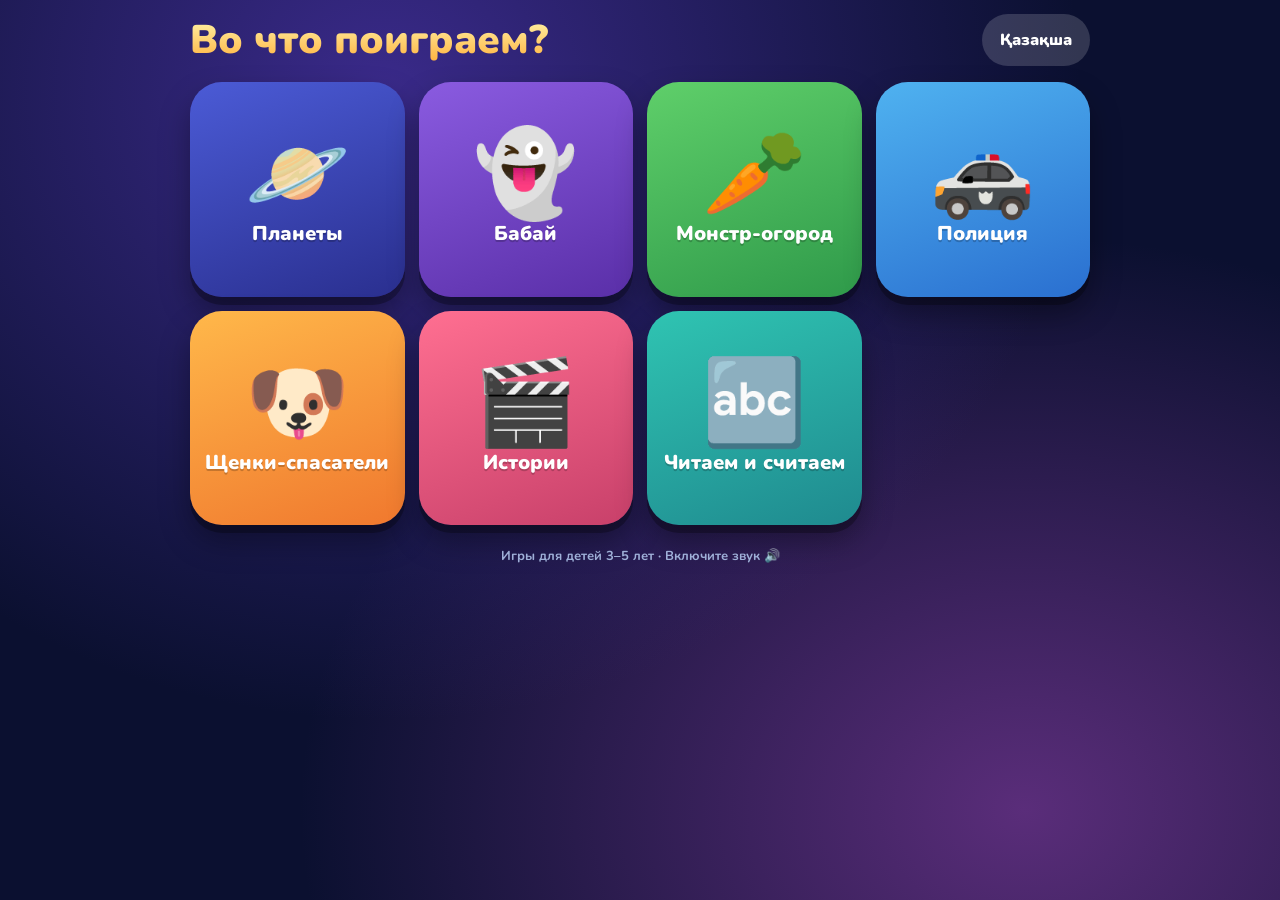
<file: index.html>
<!doctype html>
<html lang="ru">
<head>
<meta charset="utf-8">
<meta name="viewport" content="width=device-width, initial-scale=1, viewport-fit=cover">
<meta name="theme-color" content="#0b1030">
<meta name="mobile-web-app-capable" content="yes">
<meta name="description" content="Познавательные игры для детей 3–5 лет на русском и казахском языке.">
<title>Игры</title>
<link rel="icon" href="data:image/svg+xml,<svg xmlns='http://www.w3.org/2000/svg' viewBox='0 0 100 100'><text y='.9em' font-size='90'>🎈</text></svg>">
<link href="https://fonts.googleapis.com/css2?family=Nunito:wght@700;800;900&display=swap" rel="stylesheet">
<style>
  *{box-sizing:border-box;-webkit-tap-highlight-color:transparent;-webkit-user-select:none;user-select:none}
  html,body{margin:0;min-height:100%}
  body{font-family:'Nunito',system-ui,-apple-system,'Segoe UI',Roboto,sans-serif;color:#fff;
    background:radial-gradient(ellipse at 30% 10%,#3a2a8a 0,transparent 55%),
               radial-gradient(ellipse at 80% 90%,#5a2d7a 0,transparent 50%),#0b1030;
    background-attachment:fixed;min-height:100vh;min-height:100dvh;
    padding:calc(env(safe-area-inset-top) + 14px) calc(env(safe-area-inset-right) + 16px) calc(env(safe-area-inset-bottom) + 20px) calc(env(safe-area-inset-left) + 16px)}
  header{display:flex;align-items:center;justify-content:space-between;gap:12px;max-width:900px;margin:0 auto 16px}
  h1{margin:0;font-size:clamp(26px,7vw,40px);font-weight:900;line-height:1.1;
    background:linear-gradient(#fff3a8,#ffb23f);-webkit-background-clip:text;background-clip:text;color:transparent}
  #lang{flex:none;height:52px;padding:0 18px;border-radius:26px;border:none;background:rgba(255,255,255,.16);color:#fff;
    font-family:inherit;font-size:16px;font-weight:900;cursor:pointer}
  main{display:grid;grid-template-columns:repeat(2,1fr);gap:14px;max-width:900px;margin:0 auto}
  .tile{display:flex;flex-direction:column;align-items:center;justify-content:center;gap:6px;text-decoration:none;color:#fff;
    aspect-ratio:1/1;border-radius:32px;padding:12px;text-align:center;
    box-shadow:0 8px 0 rgba(0,0,0,.28),0 16px 30px rgba(0,0,0,.35);transition:transform .12s}
  .tile:active{transform:translateY(5px) scale(.98)}
  .tile .ico{font-size:clamp(56px,19vw,96px);line-height:1;animation:bob 2.6s ease-in-out infinite}
  .tile b{font-size:clamp(17px,4.6vw,24px);font-weight:900;line-height:1.1;text-shadow:0 2px 0 rgba(0,0,0,.2)}
  .tile:nth-child(2) .ico{animation-delay:.4s}.tile:nth-child(3) .ico{animation-delay:.8s}
  .tile:nth-child(4) .ico{animation-delay:1.2s}.tile:nth-child(5) .ico{animation-delay:1.6s}
  .tile:nth-child(6) .ico{animation-delay:2s}.tile:nth-child(7) .ico{animation-delay:2.4s}
  .t1{background:linear-gradient(160deg,#4b5bd6,#2a2f8f)}
  .t2{background:linear-gradient(160deg,#8a5be0,#5a2fa8)}
  .t3{background:linear-gradient(160deg,#5fcf6a,#2f9a4a)}
  .t4{background:linear-gradient(160deg,#4fb2f0,#2a6fd0)}
  .t5{background:linear-gradient(160deg,#ffb84a,#f0782e)}
  .t6{background:linear-gradient(160deg,#ff6f91,#c8406a)}
  .t7{background:linear-gradient(160deg,#2fc4b2,#1f8a8f)}
  .t7{grid-column:1 / -1;aspect-ratio:auto;flex-direction:row;gap:16px;padding:18px}
  footer{max-width:900px;margin:22px auto 0;text-align:center;font-size:13px;font-weight:700;color:#9fb0d8;line-height:1.5}
  @media (min-width:700px){
    main{grid-template-columns:repeat(4,1fr)}
    .t7{grid-column:auto;aspect-ratio:1/1;flex-direction:column;gap:6px;padding:12px}
    .tile .ico{font-size:clamp(48px,8vw,84px)}
    .tile b{font-size:clamp(14px,2vw,20px)}
  }
  @keyframes bob{0%,100%{translate:0 0}50%{translate:0 -6px}}
</style>
</head>
<body>
<header>
  <h1 id="title"></h1>
  <button id="lang"></button>
</header>
<main>
  <a class="tile t1" href="planets.html"><span class="ico">🪐</span><b data-ru="Планеты" data-kk="Планеталар"></b></a>
  <a class="tile t2" href="babai.html"><span class="ico">👻</span><b data-ru="Бабай" data-kk="Бабай"></b></a>
  <a class="tile t3" href="veggies.html"><span class="ico">🥕</span><b data-ru="Монстр-огород" data-kk="Құбыжық бақша"></b></a>
  <a class="tile t4" href="police.html"><span class="ico">🚓</span><b data-ru="Полиция" data-kk="Полиция"></b></a>
  <a class="tile t5" href="puppies.html"><span class="ico">🐶</span><b data-ru="Щенки-спасатели" data-kk="Құтқарушы күшіктер"></b></a>
  <a class="tile t6" href="stories.html"><span class="ico">🎬</span><b data-ru="Истории" data-kk="Ертегілер"></b></a>
  <a class="tile t7" href="abc.html"><span class="ico">🔤</span><b data-ru="Читаем и считаем" data-kk="Оқимыз да санаймыз"></b></a>
</main>
<footer id="note"></footer>
<script>
'use strict';
let lang = 'ru';
try { const l = localStorage.getItem('kids_lang'); if (l === 'kk' || l === 'ru') lang = l; } catch (e) {}
function apply(){
  document.documentElement.lang = lang === 'kk' ? 'kk' : 'ru';
  document.title = lang === 'kk' ? 'Ойындар' : 'Игры';
  document.getElementById('title').textContent = lang === 'kk' ? 'Не ойнаймыз?' : 'Во что поиграем?';
  document.getElementById('lang').textContent = lang === 'kk' ? 'Русский' : 'Қазақша';
  document.getElementById('note').textContent = lang === 'kk'
    ? '3–5 жастағы балаларға арналған ойындар · Дыбысты қосыңыз 🔊'
    : 'Игры для детей 3–5 лет · Включите звук 🔊';
  document.querySelectorAll('[data-ru]').forEach(el => { el.textContent = el.dataset[lang]; });
}
document.getElementById('lang').addEventListener('click', () => {
  lang = lang === 'ru' ? 'kk' : 'ru';
  try { localStorage.setItem('kids_lang', lang); } catch (e) {}
  apply();
});
apply();
</script>
</body>
</html>
</file>
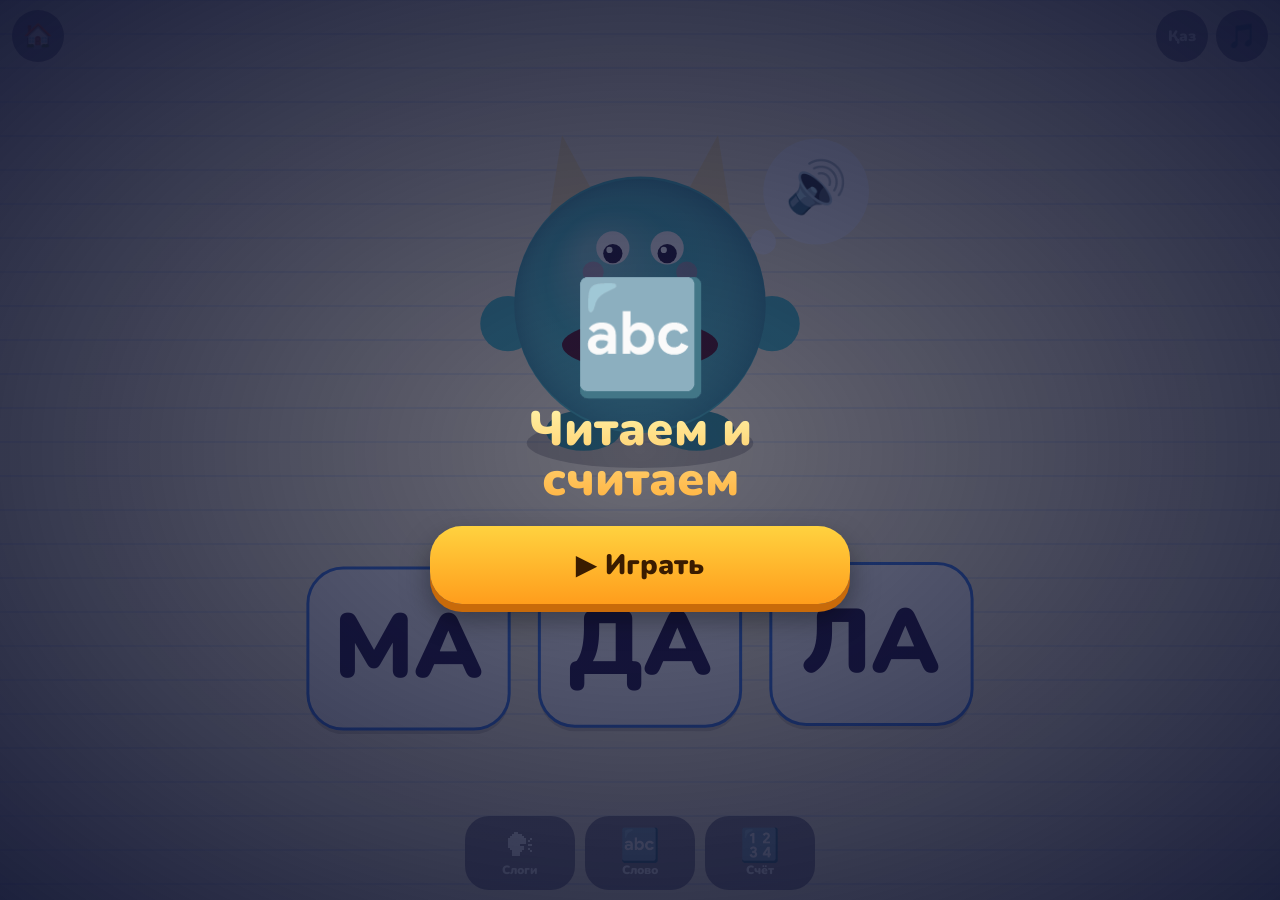
<file: abc.html>
<!doctype html>
<html lang="ru">
<head>
<meta charset="utf-8">
<meta name="viewport" content="width=device-width, initial-scale=1, maximum-scale=1, user-scalable=no, viewport-fit=cover">
<meta name="theme-color" content="#ffe6a8">
<meta name="mobile-web-app-capable" content="yes">
<title>Читаем и считаем</title>
<link rel="icon" href="data:image/svg+xml,<svg xmlns='http://www.w3.org/2000/svg' viewBox='0 0 100 100'><text y='.9em' font-size='90'>🔤</text></svg>">
<link href="https://fonts.googleapis.com/css2?family=Nunito:wght@700;800;900&display=swap" rel="stylesheet">
<link rel="stylesheet" href="kit.css">
</head>
<body>
<script src="kit.js"></script>
<script>
'use strict';
/* =========================================================
   ЧИТАЕМ И СЧИТАЕМ — следующий шаг для ребёнка, который уже знает буквы и цифры.
   syl   — монстрик просит слог, ребёнок находит карточку
   word  — картинка + пустые клеточки, собрать слово из букв
   count — сколько предметов? → цифра; потом до 10; потом сложение
   ========================================================= */
const SYL = {
  ru:['МА','МО','МУ','ПА','ПО','ЛА','ЛУ','СА','СО','ДА','ДО','ТА','НА','РА','КА','БА'],
  kk:['МА','ПА','СА','ТА','ҚА','ДА','БА','ЖА','НА','ЛА','АТ','АЙ','ҮЙ','ОТ']
};
const WORDS = {
  ru:[{w:'КОТ', pic:'cat'}, {w:'ДОМ', pic:'house'}, {w:'СЫР', pic:'cheese'}, {w:'ЖУК', pic:'bug'}, {w:'МАК', pic:'flower'}, {w:'МЯЧ', pic:'ball'}, {w:'ЛУНА', pic:'moon'}],
  kk:[{w:'ҮЙ', pic:'house'}, {w:'АЙ', pic:'moon'}, {w:'ОТ', pic:'fire'}, {w:'ШАР', pic:'ball'}, {w:'ҚАЗ', pic:'goose'}, {w:'ИТ', pic:'dog'}, {w:'АЛМА', pic:'apple'}]
};
const ABC = {ru:'АБВГДЕЖЗИКЛМНОПРСТУФХЦЧШЫЭЮЯ', kk:'АӘБГҒДЕЖЗИКҚЛМНҢОӨПРСТУҰҮЫІШ'};
const NUMW = {
  ru:['ноль','один','два','три','четыре','пять','шесть','семь','восемь','девять','десять'],
  kk:['нөл','бір','екі','үш','төрт','бес','алты','жеті','сегіз','тоғыз','он']
};
const cap = t => t.charAt(0).toUpperCase() + t.slice(1);
const TX = {
  syl:{ru:s => `Найди слог ${s.toLowerCase()}!`, kk:s => `${cap(s.toLowerCase())} буынын тап!`},
  sylRight:{ru:s => `Ам-ам! ${cap(s.toLowerCase())}!`, kk:s => `Ам-ам! ${cap(s.toLowerCase())}!`},
  sylWrong:{ru:s => `Это ${s.toLowerCase()}. Попробуй ещё!`, kk:s => `Бұл — ${s.toLowerCase()}. Тағы байқап көр!`},
  word:{ru:w => `Это ${w.toLowerCase()}. Собери слово ${w.toLowerCase()} из букв!`, kk:w => `Бұл — ${w.toLowerCase()}. ${cap(w.toLowerCase())} сөзін әріптерден құрастыр!`},
  wordDone:{ru:w => `Молодец! Получилось слово ${w.toLowerCase()}!`, kk:w => `Жарайсың! ${w.toLowerCase()} сөзі шықты!`},
  wrongLetter:{ru:'Другая буква. Послушай ещё раз!', kk:'Басқа әріп. Тағы тыңда!'},
  howMany:{ru:'Сколько тут яблок? Найди цифру!', kk:'Мұнда неше алма? Цифрын тап!'},
  plus:{ru:(a, b) => `${cap(NUMW.ru[a])} и ещё ${NUMW.ru[b]}. Сколько всего яблок?`, kk:(a, b) => `${cap(NUMW.kk[a])} және тағы ${NUMW.kk[b]}. Барлығы неше алма?`},
  countRight:{ru:n => `${cap(NUMW.ru[n])}! Правильно!`, kk:n => `${cap(NUMW.kk[n])}! Дұрыс!`},
  countWrong:{ru:n => `Это ${NUMW.ru[n]}. Посчитай ещё раз!`, kk:n => `Бұл — ${NUMW.kk[n]}. Тағы бір рет сана!`},
  levelUp:{ru:'Ого, ты умеешь! Давай посложнее.', kk:'Ойбай, сен білесің! Енді қиынырақ.'}
};

/* ---------- монстрик (из «Монстр-огорода») ---------- */
function drawMonster(c, x, y, s, open, mood){
  const col = '#4fc3c9';
  for (const sd of [-1, 1]) { ell(c, x + sd*s*.45, y + s*1.0, s*.3, s*.16, '#3a9aa0'); circ(c, x + sd*s*1.05, y + s*.15, s*.22, col); }
  c.fillStyle = '#ffe9b0';
  for (const sd of [-1, 1]) { c.beginPath(); c.moveTo(x + sd*s*.35, y - s*.85); c.lineTo(x + sd*s*.62, y - s*1.35); c.lineTo(x + sd*s*.72, y - s*.72); c.closePath(); c.fill(); }
  ell(c, x, y, s, s*1.02, col);
  c.fillStyle = shade(c, x, y, s); c.beginPath(); c.arc(x, y, s, 0, 7); c.fill();
  drawFace(c, x, y - s*.38, s*.6, {mood:mood === 'yuck' ? 'normal' : mood, noMouth:true, seed:5});
  const mh = s*(.1 + .38*open), my = y + s*.32;
  ell(c, x, my, s*.62, mh, '#5a1d2d');
  if (open > .3) ell(c, x, my + mh*.5, s*.32, mh*.35, '#ff8fa3');
  c.fillStyle = '#fff';
  for (const tx of [-.3, 0, .3]) { c.beginPath(); c.moveTo(x + (tx - .1)*s, my - mh*.9); c.lineTo(x + tx*s, my - mh*.9 + s*.16); c.lineTo(x + (tx + .1)*s, my - mh*.9); c.fill(); }
}

/* ---------- картинки для слов ---------- */
function drawPic(c, pic, x, y, s){
  const ink = '#2b1b3d';
  if (pic === 'cat') {
    const g = '#ffa94d'; c.fillStyle = g;
    for (const sd of [-1, 1]) { c.beginPath(); c.moveTo(x + sd*s*.2, y - s*.6); c.lineTo(x + sd*s*.68, y - s*1.1); c.lineTo(x + sd*s*.78, y - s*.3); c.closePath(); c.fill(); }
    circ(c, x, y, s*.8, g); drawFace(c, x, y - s*.05, s*.62, {mood:'happy', noCheeks:true});
  } else if (pic === 'house') {
    c.fillStyle = '#ffe0a3'; c.fillRect(x - s*.8, y - s*.3, s*1.6, s*1.1);
    c.fillStyle = '#e8604a'; c.beginPath(); c.moveTo(x - s*1.05, y - s*.3); c.lineTo(x, y - s*1.15); c.lineTo(x + s*1.05, y - s*.3); c.closePath(); c.fill();
    rr(c, x - s*.22, y + s*.25, s*.44, s*.55, s*.06); c.fillStyle = '#a8703e'; c.fill();
    rr(c, x + s*.3, y - s*.1, s*.32, s*.32, s*.05); c.fillStyle = '#9adfff'; c.fill();
  } else if (pic === 'cheese') {
    c.fillStyle = '#ffd23f'; c.beginPath(); c.moveTo(x - s*.9, y + s*.6); c.lineTo(x + s*.9, y + s*.6); c.lineTo(x + s*.9, y - s*.1); c.lineTo(x - s*.9, y - s*.6); c.closePath(); c.fill();
    for (const [dx, dy, r] of [[-.4, .2, .15], [.3, .3, .12], [.5, .0, .1], [-.05, -.05, .09]]) circ(c, x + dx*s, y + dy*s, r*s, '#f0b020');
  } else if (pic === 'bug') {
    circ(c, x, y - s*.65, s*.32, ink);
    circ(c, x, y + s*.1, s*.75, '#ef4b3f');
    c.strokeStyle = ink; c.lineWidth = s*.06; c.beginPath(); c.moveTo(x, y - s*.6); c.lineTo(x, y + s*.85); c.stroke();
    for (const [dx, dy] of [[-.35, -.15], [.35, -.15], [-.4, .35], [.4, .35]]) circ(c, x + dx*s, y + dy*s, s*.13, ink);
  } else if (pic === 'flower') {
    c.strokeStyle = '#3f9a4a'; c.lineWidth = s*.12; c.beginPath(); c.moveTo(x, y); c.lineTo(x, y + s*1.0); c.stroke();
    for (let i = 0; i < 5; i++) { const a = i/5*Math.PI*2; circ(c, x + Math.cos(a)*s*.42, y - s*.25 + Math.sin(a)*s*.42, s*.4, '#ef4b3f'); }
    circ(c, x, y - s*.25, s*.22, ink);
  } else if (pic === 'ball') {
    circ(c, x, y, s*.85, '#3f7de8');
    c.save(); c.beginPath(); c.arc(x, y, s*.85, 0, 7); c.clip();
    c.fillStyle = '#ffd23f'; c.fillRect(x - s, y - s*.2, s*2, s*.4); c.fillStyle = '#fff'; c.fillRect(x - s*.2, y - s, s*.4, s*2); c.restore();
  } else if (pic === 'moon') {
    circ(c, x, y, s*.85, '#ffe36b'); circ(c, x + s*.4, y - s*.25, s*.72, '#fff7e0');
  } else if (pic === 'fire') {
    for (const [k, col] of [[1, '#ff6a2e'], [.62, '#ffb23f'], [.32, '#fff1a0']]) {
      const h = s*k*(1 + .1*Math.sin(now*12 + k*5));
      c.fillStyle = col; c.beginPath(); c.moveTo(x, y + s*.6 - h*1.6);
      c.quadraticCurveTo(x + h*.85, y + s*.6 - h*.5, x + h*.45, y + s*.6); c.quadraticCurveTo(x, y + s*.75, x - h*.45, y + s*.6);
      c.quadraticCurveTo(x - h*.85, y + s*.6 - h*.5, x, y + s*.6 - h*1.6); c.fill();
    }
  } else if (pic === 'goose') {
    ell(c, x, y + s*.35, s*.8, s*.5, '#fff'); c.strokeStyle = '#fff'; c.lineWidth = s*.25; c.lineCap = 'round';
    c.beginPath(); c.moveTo(x + s*.45, y + s*.2); c.quadraticCurveTo(x + s*.6, y - s*.4, x + s*.35, y - s*.6); c.stroke();
    circ(c, x + s*.35, y - s*.65, s*.25, '#fff');
    c.fillStyle = '#ff9a2e'; c.beginPath(); c.moveTo(x + s*.1, y - s*.7); c.lineTo(x - s*.25, y - s*.6); c.lineTo(x + s*.1, y - s*.52); c.closePath(); c.fill();
    circ(c, x + s*.38, y - s*.72, s*.06, ink);
  } else if (pic === 'dog') {
    for (const sd of [-1, 1]) ell(c, x + sd*s*.75, y + s*.1, s*.26, s*.52, '#8a5a2b', sd*-.25);
    circ(c, x, y, s*.8, '#c98a4b'); ell(c, x, y + s*.32, s*.42, s*.32, '#f3dcc0');
    drawFace(c, x, y + s*.02, s*.5, {mood:'happy', noCheeks:true}); ell(c, x, y + s*.15, s*.13, s*.09, ink);
  } else if (pic === 'apple') {
    circ(c, x - s*.3, y - s*.05, s*.6, '#e63946'); circ(c, x + s*.3, y - s*.05, s*.6, '#e63946'); ell(c, x, y + s*.15, s*.7, s*.68, '#e63946');
    c.strokeStyle = '#7a4a2a'; c.lineWidth = s*.09; c.lineCap = 'round'; c.beginPath(); c.moveTo(x, y - s*.45); c.lineTo(x + s*.08, y - s*.85); c.stroke();
    ell(c, x + s*.35, y - s*.8, s*.27, s*.12, '#4aa53f', -.5);
  }
}
// карточка с буквами
function drawCard(c, x, y, w, h, text, o = {}){
  c.save(); c.translate(x, y);
  if (o.shake) c.translate(Math.sin(o.shake*40)*w*.06, 0);
  if (o.k !== undefined) c.scale(o.k, o.k);
  rr(c, -w/2, -h/2 + 5, w, h, h*.22); c.fillStyle = 'rgba(0,0,0,.15)'; c.fill();
  rr(c, -w/2, -h/2, w, h, h*.22); c.fillStyle = o.bg || '#ffffff'; c.fill();
  c.lineWidth = 3; c.strokeStyle = o.border || '#3f7de8'; c.stroke();
  c.fillStyle = o.ink || '#2a1d4d'; c.font = `900 ${h*.56}px Nunito, system-ui, sans-serif`; c.textAlign = 'center'; c.textBaseline = 'middle';
  c.fillText(text, 0, h*.04);
  c.restore();
}
function bgPaper(){
  ctx.fillStyle = '#fff6dc'; ctx.fillRect(0, 0, W, H);
  ctx.strokeStyle = 'rgba(63,125,232,.12)'; ctx.lineWidth = 2;
  for (let y = 0; y < H; y += 34) { ctx.beginPath(); ctx.moveTo(0, y); ctx.lineTo(W, y); ctx.stroke(); }
}
const say1 = t => t.toLowerCase();

/* =========================================================
   СЛОГИ
   ========================================================= */
let sy = {q:'', cards:[], fly:-1, chomp:0, mood:'normal', nextAt:0, shake:{i:-1, t:0}};
function sylGeom(){
  const a = area, s = Math.min(a.w*.22, a.h*.17);
  const cw = Math.min(a.w*.27, s*1.6), ch = cw*.8;
  return {mx:a.cx, my:a.y0 + a.h*.32, s, cw, ch, pos:i => ({x:a.cx + (i - 1)*cw*1.15, y:a.y1 - ch*1.0})};
}
function newSyl(){
  const pool = shuffle(SYL[lang].slice());
  sy.cards = pool.slice(0, 3); sy.q = pick(sy.cards); sy.fly = -1; sy.mood = 'normal'; sy.nextAt = 0;
  speak(TX.syl[lang](sy.q));
}
function sylTap(x, y){
  const g = sylGeom();
  if (sy.fly >= 0 || sy.nextAt) return;
  for (let i = 0; i < 3; i++) {
    const p = g.pos(i);
    if (Math.abs(x - p.x) < g.cw*.6 && Math.abs(y - p.y) < g.ch*.7) {
      if (sy.cards[i] === sy.q) { sy.fly = i; sy.flyT = now; sfx.pick(); }
      else { sy.shake = {i, t:.5}; sfx.soft(); speak(TX.sylWrong[lang](sy.cards[i]) ); }
      return;
    }
  }
  if (Math.hypot(x - g.mx, y - g.my) < g.s*1.4) { sfx.tap(); speak(TX.syl[lang](sy.q)); }
}
function updateSyl(dt){
  sy.chomp = Math.max(0, sy.chomp - dt);
  sy.shake.t = Math.max(0, sy.shake.t - dt);
  if (sy.fly >= 0 && now - sy.flyT > .5 && !sy.nextAt) {
    sy.chomp = .7; sy.mood = 'happy'; sfx.chomp(); addStar(sylGeom().mx, sylGeom().my);
    speak(TX.sylRight[lang](sy.q)); sy.nextAt = now + 2.2;
  }
  if (sy.nextAt && now > sy.nextAt) newSyl();
}
function renderSyl(){
  const c = ctx, g = sylGeom();
  bgPaper();
  let open = .25 + .08*Math.sin(now*3);
  if (sy.fly >= 0 && !sy.nextAt) open = .4 + .6*Math.min(1, (now - sy.flyT)*2);
  if (sy.chomp > 0) open = Math.abs(Math.sin(sy.chomp*18))*.8;
  shadow(c, g.mx, g.my + g.s*1.1, g.s*.9);
  drawMonster(c, g.mx, g.my, g.s, open, sy.mood);
  // облачко со звуком
  const bx = g.mx + g.s*1.4, by = g.my - g.s*.9;
  circ(c, bx, by, g.s*.42, '#fff'); circ(c, bx - g.s*.42, by + g.s*.4, g.s*.1, '#fff');
  c.fillStyle = '#3f7de8'; c.font = `900 ${g.s*.4}px Nunito, system-ui, sans-serif`; c.textAlign = 'center'; c.textBaseline = 'middle'; c.fillText('🔊', bx, by);
  sy.cards.forEach((t, i) => {
    const p = g.pos(i);
    if (i === sy.fly) {
      const k = clamp((now - sy.flyT)/.5, 0, 1); if (k >= 1) return;
      drawCard(c, lerp(p.x, g.mx, ease(k)), lerp(p.y, g.my + g.s*.3, ease(k)) - Math.sin(k*Math.PI)*g.s*.6, g.cw, g.ch, t, {k:1 - k*.6});
      return;
    }
    drawCard(c, p.x, p.y + Math.sin(now*2.5 + i)*3, g.cw, g.ch, t, {shake:sy.shake.i === i ? sy.shake.t : 0});
  });
}

/* =========================================================
   СЛОВО
   ========================================================= */
let wd = {w:'', pic:'', tiles:[], filled:0, nextAt:0, idx:-1, miss:0};
function wordGeom(){
  const a = area, n = wd.w.length || 3;
  const slot = Math.min(a.w*.8/Math.max(n, 3), a.h*(land ? .17 : .13), 84);
  const tile = Math.min(a.w*.9/Math.max(wd.tiles.length, 4), slot*1.05);
  const ps = Math.min(a.w, a.h)*(land ? .13 : .16);
  return {px:a.cx, py:a.y0 + a.h*(land ? .2 : .25), ps, slot, tile,
    slotPos:i => ({x:a.cx + (i - (n - 1)/2)*slot*1.12, y:a.y0 + a.h*(land ? .55 : .5)}),
    tilePos:i => { const m = wd.tiles.length; return {x:a.cx + (i - (m - 1)/2)*tile*1.1, y:a.y1 - tile*1.0}; }};
}
function newWord(){
  const list = WORDS[lang];
  wd.idx = (wd.idx + 1) % list.length;
  if (wd.idx === 0) WORDS[lang] = shuffle(list.slice());
  const it = WORDS[lang][wd.idx];
  wd.w = it.w; wd.pic = it.pic; wd.filled = 0; wd.nextAt = 0; wd.miss = 0;
  const letters = it.w.split('');
  const extra = shuffle(ABC[lang].split('').filter(ch => !letters.includes(ch))).slice(0, it.w.length > 3 ? 1 : 2);
  wd.tiles = shuffle(letters.concat(extra)).map(ch => ({ch, used:false, t:0, shake:0}));
  speak(TX.word[lang](it.w));
}
function wordTap(x, y){
  const g = wordGeom();
  if (wd.nextAt) return;
  for (let i = 0; i < wd.tiles.length; i++) {
    const tl = wd.tiles[i]; if (tl.used) continue;
    const p = g.tilePos(i);
    if (Math.abs(x - p.x) < g.tile*.55 && Math.abs(y - p.y) < g.tile*.6) {
      if (tl.ch === wd.w[wd.filled]) {
        tl.used = true; tl.slot = wd.filled; tl.t = now; wd.filled++; sfx.pick(); wd.miss = 0;
        if (wd.filled === wd.w.length) { setTimeout(() => sfx.success(), 400); addStar(g.px, g.py); speak(TX.wordDone[lang](wd.w)); wd.nextAt = now + 3.2; }
        else speak(tl.ch);
      } else { tl.shake = now; wd.miss++; sfx.soft(); speak(L(TX.wrongLetter) + ' ' + say1(wd.w)); }
      return;
    }
  }
  if (Math.hypot(x - g.px, y - g.py) < g.ps*1.3) { sfx.tap(); speak(say1(wd.w)); }
}
function renderWord(){
  const c = ctx, g = wordGeom();
  bgPaper();
  circ(c, g.px, g.py, g.ps*1.25, '#ffffff');
  drawPic(c, wd.pic, g.px, g.py, g.ps);
  for (let i = 0; i < wd.w.length; i++) {
    const p = g.slotPos(i);
    rr(c, p.x - g.slot/2, p.y - g.slot*.55, g.slot, g.slot*1.1, g.slot*.2); c.fillStyle = 'rgba(63,125,232,.12)'; c.fill();
    c.setLineDash([6, 6]); c.lineWidth = 3; c.strokeStyle = 'rgba(63,125,232,.5)'; c.stroke(); c.setLineDash([]);
  }
  wd.tiles.forEach((tl, i) => {
    const p = g.tilePos(i);
    if (tl.used) {
      const q = g.slotPos(tl.slot), k = ease(clamp((now - tl.t)/.35, 0, 1));
      drawCard(c, lerp(p.x, q.x, k), lerp(p.y, q.y, k), g.slot*.92, g.slot, tl.ch, {bg:'#fff3b0', border:'#ffb21c'});
    } else {
      const sh = now - tl.shake < .5 ? .5 - (now - tl.shake) : 0;
      drawCard(c, p.x, p.y + Math.sin(now*2.5 + i)*3, g.tile*.92, g.tile, tl.ch, {shake:sh});
      if (wd.miss >= 2 && tl.ch === wd.w[wd.filled] && started) ring(c, p.x, p.y, g.tile*.75);
    }
  });
  if (wd.nextAt && Math.random() < .2) puff(g.px + rand(-g.ps, g.ps), g.py + rand(-g.ps, g.ps), pick(COLORS), 1, {r:rand(3, 6)});
}
function updateWord(){ if (wd.nextAt && now > wd.nextAt) newWord(); }

/* =========================================================
   СЧЁТ: уровень 1 — до 5, уровень 2 — до 10, уровень 3 — сложение
   ========================================================= */
let ct = {lvl:1, streak:0, n:0, a:0, b:0, opts:[], nextAt:0, shake:{i:-1, t:0}, okAt:0};
function countGeom(){
  const a = area;
  const card = Math.min(a.w*.24, a.h*.14, 96);
  return {card, top:a.y0 + a.h*.06, bot:a.y1 - card*1.5, optPos:i => ({x:a.cx + (i - 1)*card*1.3, y:a.y1 - card*.85})};
}
function newCount(prefix = ''){
  ct.nextAt = 0; ct.okAt = 0;
  if (ct.lvl === 3) { ct.a = 1 + Math.floor(Math.random()*4); ct.b = 1 + Math.floor(Math.random()*Math.min(3, 5 - ct.a + 1)); ct.n = ct.a + ct.b; }
  else { ct.n = 1 + Math.floor(Math.random()*(ct.lvl === 1 ? 5 : 10)); ct.a = ct.n; ct.b = 0; }
  const max = ct.lvl === 1 ? 5 : 10, set = new Set([ct.n]);
  while (set.size < 3) { const v = clamp(ct.n + pick([-2, -1, 1, 2, 3]), 1, max); set.add(v); }
  ct.opts = shuffle([...set]);
  speak(prefix + (ct.lvl === 3 ? TX.plus[lang](ct.a, ct.b) : L(TX.howMany)));
}
function countTap(x, y){
  const g = countGeom();
  if (ct.nextAt) return;
  for (let i = 0; i < 3; i++) {
    const p = g.optPos(i);
    if (Math.abs(x - p.x) < g.card*.6 && Math.abs(y - p.y) < g.card*.65) {
      const v = ct.opts[i];
      if (v === ct.n) {
        sfx.success(); addStar(p.x, p.y); ct.okAt = now;
        ct.streak++;
        let text = TX.countRight[lang](v);
        if (ct.streak >= 3 && ct.lvl < 3) { ct.lvl++; ct.streak = 0; text += ' ' + L(TX.levelUp); }
        speak(text); ct.nextAt = now + 2.8;
      } else {
        ct.shake = {i, t:.5}; sfx.soft(); ct.streak = 0;
        speak(TX.countWrong[lang](v));
      }
      return;
    }
  }
}
function updateCount(dt){ ct.shake.t = Math.max(0, ct.shake.t - dt); if (ct.nextAt && now > ct.nextAt) newCount(); }
function drawApple(c, x, y, s){
  circ(c, x - s*.3, y - s*.05, s*.6, '#e63946'); circ(c, x + s*.3, y - s*.05, s*.6, '#e63946'); ell(c, x, y + s*.15, s*.7, s*.68, '#e63946');
  c.strokeStyle = '#7a4a2a'; c.lineWidth = s*.1; c.lineCap = 'round'; c.beginPath(); c.moveTo(x, y - s*.45); c.lineTo(x + s*.08, y - s*.85); c.stroke();
  ell(c, x + s*.35, y - s*.8, s*.27, s*.12, '#4aa53f', -.5);
  ell(c, x - s*.3, y - s*.2, s*.15, s*.09, 'rgba(255,255,255,.4)', -.6);
}
function renderCount(){
  const c = ctx, a = area, g = countGeom();
  bgPaper();
  const h = g.bot - g.top;
  const groups = ct.lvl === 3 ? [ct.a, ct.b] : [ct.n];
  const gw = a.w/groups.length;
  groups.forEach((n, gi) => {
    const cols = n <= 3 ? n : n <= 6 ? 3 : 5, rows = Math.ceil(n/cols);
    const cell = Math.min(gw*.8/cols, h*.8/rows, 90), s = cell*.36;
    const cx = a.x0 + gw*(gi + .5), cy = g.top + h/2;
    for (let i = 0; i < n; i++) {
      const col = i % cols, row = Math.floor(i/cols), inRow = Math.min(cols, n - row*cols);
      const x = cx + (col - (inRow - 1)/2)*cell, y = cy + (row - (rows - 1)/2)*cell;
      const hop = ct.okAt ? Math.abs(Math.sin((now - ct.okAt)*8 + i*.6))*s*.4 : 0;
      drawApple(c, x, y - hop, s);
    }
  });
  if (ct.lvl === 3) {
    c.fillStyle = '#3f7de8'; c.font = `900 ${g.card*.8}px Nunito, system-ui, sans-serif`; c.textAlign = 'center'; c.textBaseline = 'middle';
    c.fillText('+', a.cx, g.top + h/2);
  }
  // уровень: звёздочки сверху справа под панелью
  ct.opts.forEach((v, i) => {
    const p = g.optPos(i);
    drawCard(c, p.x, p.y + Math.sin(now*2.5 + i)*3, g.card, g.card*1.1, String(v), {shake:ct.shake.i === i ? ct.shake.t : 0,
      bg:ct.nextAt && v === ct.n ? '#fff3b0' : '#fff', border:ct.nextAt && v === ct.n ? '#ffb21c' : '#3f7de8'});
  });
}

kitStart({
  key:'abc', icon:'🔤', title:{ru:'Читаем и считаем', kk:'Оқимыз да санаймыз'},
  modes:[
    {id:'syl',   icon:'🗣', name:{ru:'Слоги', kk:'Буындар'}},
    {id:'word',  icon:'🔤', name:{ru:'Слово', kk:'Сөз'}},
    {id:'count', icon:'🔢', name:{ru:'Счёт', kk:'Санау'}}
  ],
  setMode(m){
    subTop = true;
    if (m === 'syl') newSyl();
    else if (m === 'word') { wd.idx = -1; newWord(); }
    else { ct.lvl = 1; ct.streak = 0; newCount(); }
  },
  lang(){
    // язык поменялся — начинаем задание заново на новом языке
    if (mode === 'syl') newSyl(); else if (mode === 'word') { wd.idx = -1; newWord(); } else newCount();
  },
  update(dt){ if (mode === 'syl') updateSyl(dt); else if (mode === 'word') updateWord(dt); else updateCount(dt); },
  render(){ if (mode === 'syl') renderSyl(); else if (mode === 'word') renderWord(); else renderCount(); },
  down(x, y){ if (mode === 'syl') sylTap(x, y); else if (mode === 'word') wordTap(x, y); else countTap(x, y); }
});
</script>
</body>
</html>
</file>
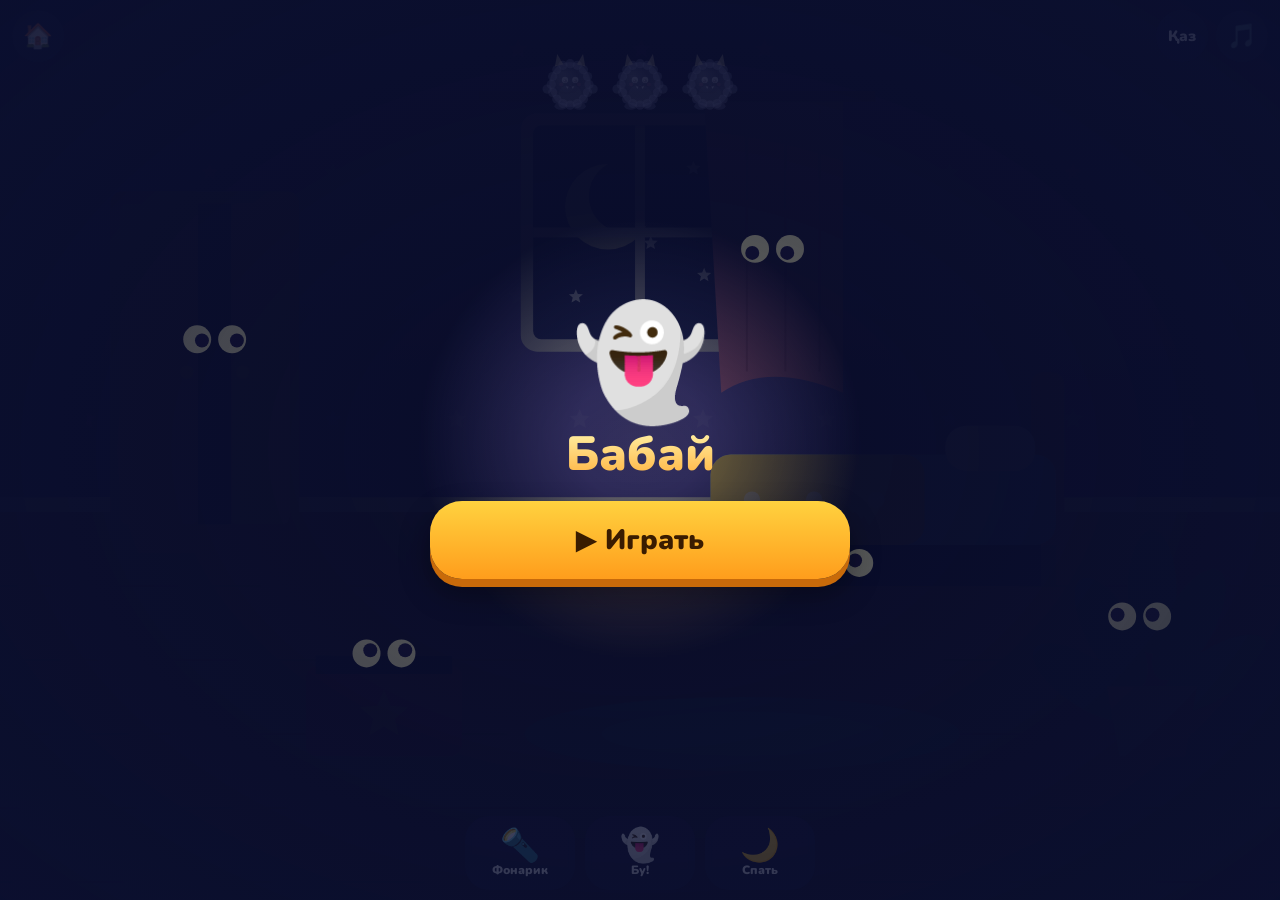
<file: babai.html>
<!doctype html>
<html lang="ru">
<head>
<meta charset="utf-8">
<meta name="viewport" content="width=device-width, initial-scale=1, maximum-scale=1, user-scalable=no, viewport-fit=cover">
<meta name="theme-color" content="#1b1464">
<meta name="mobile-web-app-capable" content="yes">
<title>Бабай</title>
<link rel="icon" href="data:image/svg+xml,<svg xmlns='http://www.w3.org/2000/svg' viewBox='0 0 100 100'><text y='.9em' font-size='90'>👻</text></svg>">
<link href="https://fonts.googleapis.com/css2?family=Nunito:wght@700;800;900&display=swap" rel="stylesheet">
<link rel="stylesheet" href="kit.css">
</head>
<body>
<script src="kit.js"></script>
<script>
'use strict';
/* =========================================================
   БАБАЙ — три нестрашные страшилки:
   light — фонарик в тёмной комнате, boo — напугай Бабая, sleep — уложи спать
   ========================================================= */
const TX = {
  light: {
    intro:{ru:'В комнате темно. Чьи это глазки? Посвети фонариком!', kk:'Бөлме қараңғы. Бұл кімнің көздері? Қол шаммен жарық түсір!'},
    found:{ru:['Ой! Меня нашли!','Хи-хи! Это я, бабайка!','Ай, щекотно от света!'], kk:['Ой! Мені тауып алдың!','Хи-хи! Бұл мен, бабай!','Ай, жарықтан қытығым келеді!']},
    sock:{ru:'Это просто носок!', kk:'Бұл жай ғана шұлық!'},
    teddy:{ru:'Это плюшевый мишка!', kk:'Бұл — ойыншық аю!'},
    cat:{ru:'Это котик. Мяу!', kk:'Бұл — мысық. Мияу!'},
    done:{ru:'Ура! Все бабайки нашлись! В темноте совсем не страшно.', kk:'Алақай! Барлық бабайлар табылды! Қараңғыда мүлдем қорқынышты емес.'}
  },
  boo: {
    intro:{ru:'Бабай крадётся. Нажми на него и напугай!', kk:'Бабай ұрланып келе жатыр. Оны басып, қорқыт!'},
    react:{ru:['Ой-ой-ой! Как страшно!','Мамочки!','Ай! Я боюсь!','Спасите! Помогите!'], kk:['Ой-ой-ой! Қандай қорқынышты!','Апатай!','Ай! Мен қорқамын!','Құтқарыңдар!']},
    boo:{ru:'БУ!', kk:'БУ!'}
  },
  sleep: {
    s0:{ru:'Бабай хочет спать. Сначала почистим ему зубки! Води щёткой по зубам.', kk:'Бабайдың ұйқысы келді. Алдымен тісін тазалайық! Щётканы тістерінің үстімен жүргіз.'},
    d0:{ru:'Зубки чистые и блестят! Теперь дай Бабаю мишку.', kk:'Тістері тап-таза, жарқырап тұр! Енді Бабайға аюды бер.'},
    d1:{ru:'Бабай обнял мишку. Теперь выключи лампу.', kk:'Бабай аюды құшақтады. Енді шамды өшір.'},
    d2:{ru:'Спокойной ночи, Бабай! Тсс, он спит.', kk:'Қайырлы түн, Бабай! Тсс, ол ұйықтап жатыр.'}
  }
};
const BCOL = ['#7b5cd6','#4f8fe0','#3fb58a','#e0708f','#f09a3e'];

/* ---------- персонаж ---------- */
function drawHat(c, kind, x, y, s, rot = 0){
  c.save(); c.translate(x, y); c.rotate(rot);
  if (kind === 'cap') {
    c.fillStyle = '#e8483f'; c.beginPath(); c.arc(0, 0, s*.5, Math.PI, 0); c.fill();
    rr(c, -s*.1, -s*.06, s*.85, s*.13, s*.06); c.fill();
    circ(c, 0, -s*.5, s*.08, '#fff');
  } else if (kind === 'pot') {
    rr(c, -s*.5, -s*.5, s, s*.5, s*.08); c.fillStyle = '#aab3c5'; c.fill();
    rr(c, -s*.62, -s*.52, s*1.24, s*.12, s*.06); c.fillStyle = '#8891a6'; c.fill();
    circ(c, 0, -s*.6, s*.09, '#5d6579');
  } else if (kind === 'party') {
    c.fillStyle = '#ffd23f'; c.beginPath(); c.moveTo(-s*.4, 0); c.lineTo(0, -s*.95); c.lineTo(s*.4, 0); c.closePath(); c.fill();
    c.fillStyle = '#ff6fa3'; c.beginPath(); c.moveTo(-s*.28, -s*.28); c.lineTo(-s*.16, -s*.56); c.lineTo(s*.16, -s*.56); c.lineTo(s*.28, -s*.28); c.closePath(); c.fill();
    circ(c, 0, -s*.97, s*.12, '#7fe3ff');
  }
  c.restore();
}
function drawBabai(c, x, y, s, o = {}){
  const col = o.pale ? '#e9e6f7' : (o.color || BCOL[0]);
  c.save(); c.translate(x, y);
  if (o.rot) c.rotate(o.rot);
  if (o.sx) c.scale(o.sx, o.sy || 1);
  const armY = o.mood === 'scared' ? -s*.45 : s*.2;
  // ножки
  for (const sd of [-1, 1]) { ell(c, sd*s*.4, s*.95, s*.28, s*.15, col); ell(c, sd*s*.4, s*.95, s*.28, s*.15, 'rgba(0,0,0,.25)'); }
  // мех
  c.fillStyle = col;
  const n = 16, bump = o.mood === 'scared' ? .3 : .2;
  for (let i = 0; i < n; i++) { const a = i/n*Math.PI*2; c.beginPath(); c.arc(Math.cos(a)*s*.82, Math.sin(a)*s*.9, s*bump, 0, 7); c.fill(); }
  c.beginPath(); c.ellipse(0, 0, s*.9, s*.98, 0, 0, 7); c.fill();
  // ручки
  for (const sd of [-1, 1]) circ(c, sd*s*1.0, armY, s*.2, col);
  // рожки
  c.fillStyle = '#ffe9b0';
  for (const sd of [-1, 1]) { c.beginPath(); c.moveTo(sd*s*.3, -s*.88); c.lineTo(sd*s*.56, -s*1.32); c.lineTo(sd*s*.66, -s*.78); c.closePath(); c.fill(); }
  ell(c, 0, s*.42, s*.5, s*.42, 'rgba(255,255,255,.16)');
  c.fillStyle = shade(c, 0, 0, s); c.beginPath(); c.ellipse(0, 0, s*.9, s*.98, 0, 0, 7); c.fill();
  // лицо
  const fo = {mood:o.mood, seed:o.seed || 0, lookX:ptr.x - x, lookY:ptr.y - y};
  if (o.mouth === 'open') {
    drawFace(c, 0, -s*.3, s*.6, {...fo, mood:'normal', noMouth:true});
    const my = s*.3;
    ell(c, 0, my, s*.5, s*.36, '#5a1d2d');
    ell(c, 0, my + s*.2, s*.26, s*.13, '#ff8fa3');
    // зубы: жёлтые пятна исчезают, когда их чистят
    for (let i = 0; i < 4; i++) {
      const tx = (i - 1.5)*s*.2;
      rr(c, tx - s*.085, my - s*.33, s*.17, s*.22, s*.05); c.fillStyle = '#fff'; c.fill();
      const dirt = 1 - clamp((o.clean || 0)*1.2 - i*.05, 0, 1);
      if (dirt > 0) { c.globalAlpha = dirt; rr(c, tx - s*.085, my - s*.33, s*.17, s*.22, s*.05); c.fillStyle = '#d9b13f'; c.fill(); circ(c, tx, my - s*.2, s*.04, '#8a6a1f'); c.globalAlpha = 1; }
    }
  } else {
    drawFace(c, 0, -s*.12, s*.62, fo);
    if (!o.mood || o.mood === 'normal') { // два смешных зуба
      c.fillStyle = '#fff';
      for (const sd of [-1, 1]) { c.beginPath(); c.moveTo(sd*s*.06, s*.09); c.lineTo(sd*s*.12, s*.2); c.lineTo(sd*s*.18, s*.08); c.closePath(); c.fill(); }
    }
  }
  if (o.hat && o.hat !== 'none') drawHat(c, o.hat, 0, -s*.92, s*.9);
  c.restore();
}
function drawTeddy(c, x, y, s){
  const b = '#b07a4a', l = '#e3c19a';
  for (const sd of [-1, 1]) { circ(c, x + sd*s*.5, y - s*.55, s*.24, b); circ(c, x + sd*s*.5, y - s*.55, s*.12, l); }
  ell(c, x, y + s*.55, s*.55, s*.5, b); ell(c, x, y + s*.6, s*.3, s*.28, l);
  circ(c, x, y - s*.1, s*.55, b); ell(c, x, y + s*.08, s*.24, s*.18, l);
  circ(c, x - s*.2, y - s*.2, s*.06, '#2b1b3d'); circ(c, x + s*.2, y - s*.2, s*.06, '#2b1b3d'); circ(c, x, y + s*.02, s*.07, '#2b1b3d');
}
function drawSock(c, x, y, s){
  c.save(); c.translate(x, y); c.rotate(-.2);
  rr(c, -s*.3, -s*.8, s*.6, s*1.2, s*.2); c.fillStyle = '#ff7f9f'; c.fill();
  rr(c, -s*.3, s*.0, s*1.1, s*.55, s*.27); c.fill();
  c.fillStyle = '#fff'; c.fillRect(-s*.3, -s*.62, s*.6, s*.14); c.fillRect(-s*.3, -s*.35, s*.6, s*.14);
  c.restore();
}
function drawCat(c, x, y, s, sleeping){
  const g = '#9aa0ab';
  ell(c, x, y + s*.5, s*.75, s*.45, g);
  c.fillStyle = g;
  for (const sd of [-1, 1]) { c.beginPath(); c.moveTo(x + sd*s*.15, y - s*.45); c.lineTo(x + sd*s*.5, y - s*.85); c.lineTo(x + sd*s*.58, y - s*.25); c.closePath(); c.fill(); }
  circ(c, x, y - s*.1, s*.55, g);
  drawFace(c, x, y - s*.08, s*.5, {mood:sleeping ? 'sleep' : 'normal', noCheeks:true});
  c.fillStyle = '#ff8fa3'; c.beginPath(); c.moveTo(x - s*.06, y - s*.02); c.lineTo(x + s*.06, y - s*.02); c.lineTo(x, y + s*.05); c.closePath(); c.fill();
}

/* =========================================================
   ФОНАРИК
   ========================================================= */
const R = {s:40, floorY:0, spots:[]};      // геометрия комнаты
let fl = {spots:[], lx:0, ly:0, left:3, done:false, dark:1, dance:0};
let dk = null, dkc = null;
function roomLayout(){
  const a = area;
  const s = R.s = Math.min(a.w/8.5, a.h/9);
  const fy = R.floorY = a.y0 + a.h*.6;
  R.win = {x:a.x0 + a.w*.5, y:a.y0 + s*2.0, w:s*2.6};
  R.ward = {x:a.x0 + a.w*.16, b:fy + s*.5, w:s*2.3, h:s*4.4};
  R.bed = {x:a.x0 + a.w*.69, b:fy + s*.9, w:Math.min(s*4.2, a.w*.5)};
  R.box = {x:a.x0 + a.w*.3, b:a.y0 + a.h*.93, w:s*1.9};
  R.plant = {x:a.x0 + a.w*.9, b:a.y0 + a.h*.93};
  R.spots = [
    {x:R.ward.x + s*.12, y:R.ward.b - s*2.6},
    {x:R.bed.x - R.bed.w*.12, y:R.bed.b - s*.28},
    {x:R.win.x + R.win.w*.62, y:R.win.y + s*.2},
    {x:R.box.x, y:R.box.b - s*1.25},
    {x:R.plant.x - s*.15, y:R.plant.b - s*1.7}
  ];
  fl.spots.forEach((sp, i) => { sp.x = R.spots[i].x; sp.y = R.spots[i].y; });
  dk = document.createElement('canvas'); dk.width = Math.ceil(W/2); dk.height = Math.ceil(H/2); dkc = dk.getContext('2d');
}
function startLight(){
  const kinds = shuffle(['babai','babai','babai', ...shuffle(['sock','teddy','cat']).slice(0, 2)]);
  const cols = shuffle(BCOL.slice());
  fl = {lx:area.cx, ly:area.cy, left:3, done:false, dark:1, dance:0,
    spots:kinds.map((k, i) => ({kind:k, x:R.spots[i].x, y:R.spots[i].y, hold:0, found:false, pop:0, t:0, color:cols[i], gone:false}))};
  speak(L(TX.light.intro));
}
function updateLight(dt){
  const s = R.s;
  for (const sp of fl.spots) {
    if (!sp.found) {
      if (!fl.done && Math.hypot(fl.lx - sp.x, fl.ly - sp.y) < s*1.25) sp.hold += dt; else sp.hold = Math.max(0, sp.hold - dt);
      if (sp.hold > .35) revealSpot(sp);
    } else { sp.pop = Math.min(1, sp.pop + dt/.35); sp.t += dt; }
  }
  if (fl.done) { fl.dark = Math.max(0, fl.dark - dt/1.2); fl.dance += dt; }
}
function revealSpot(sp){
  sp.found = true; sp.t = 0;
  if (sp.kind === 'babai') {
    sfx.boing(); setTimeout(() => sfx.giggle(), 350);
    burst(sp.x, sp.y - R.s, 14, .8);
    fl.left--;
    if (fl.left === 0) {
      fl.done = true;
      speak(pick(L(TX.light.found)), () => { celebrate(); addStar(); speak(L(TX.light.done), () => { if (mode === 'light') showAgain(startLight); }); });
    } else speak(pick(L(TX.light.found)));
  } else {
    sfx.open(); if (sp.kind === 'cat') setTimeout(() => sfx.meow(), 300);
    speak(L(TX.light[sp.kind]));
  }
}
function drawRoom(c){
  const a = area, s = R.s, fy = R.floorY;
  // стена и пол
  const wg = c.createLinearGradient(0, 0, 0, fy); wg.addColorStop(0, '#6a58b5'); wg.addColorStop(1, '#55449a');
  c.fillStyle = wg; c.fillRect(0, 0, W, fy);
  c.fillStyle = 'rgba(255,255,255,.07)';
  for (let yy = s*.6; yy < fy; yy += s*1.5) for (let xx = ((yy/(s*1.5)) % 2)*s*.75; xx < W; xx += s*1.5) { starPath(c, xx, yy, s*.13, 0); c.fill(); }
  c.fillStyle = '#9a6842'; c.fillRect(0, fy, W, H - fy);
  c.strokeStyle = 'rgba(60,30,10,.25)'; c.lineWidth = 2;
  for (let yy = fy + s*.9; yy < H; yy += s*.9) { c.beginPath(); c.moveTo(0, yy); c.lineTo(W, yy); c.stroke(); }
  c.fillStyle = '#e9dcc5'; c.fillRect(0, fy - s*.18, W, s*.18);
  // окно с луной
  const w = R.win;
  rr(c, w.x - w.w/2 - s*.15, w.y - w.w/2 - s*.15, w.w + s*.3, w.w + s*.3, s*.2); c.fillStyle = '#f3ead8'; c.fill();
  rr(c, w.x - w.w/2, w.y - w.w/2, w.w, w.w, s*.1); c.fillStyle = '#1b1f5e'; c.fill();
  circ(c, w.x - w.w*.15, w.y - w.w*.12, w.w*.2, '#fff3b0'); circ(c, w.x - w.w*.07, w.y - w.w*.17, w.w*.17, '#1b1f5e');
  c.fillStyle = '#fff'; for (const [dx, dy] of [[.25,-.3],[.3,.2],[-.3,.3],[.05,.05]]) { starPath(c, w.x + dx*w.w, w.y + dy*w.w, s*.09, 0); c.fill(); }
  c.fillStyle = '#f3ead8'; c.fillRect(w.x - s*.06, w.y - w.w/2, s*.12, w.w); c.fillRect(w.x - w.w/2, w.y - s*.06, w.w, s*.12);
  // штора
  c.fillStyle = '#e0708f';
  c.beginPath(); c.moveTo(w.x + w.w*.3, w.y - w.w/2 - s*.3); c.lineTo(w.x + w.w*.95, w.y - w.w/2 - s*.3);
  c.lineTo(w.x + w.w*.95, w.y + w.w*.75); c.quadraticCurveTo(w.x + w.w*.6, w.y + w.w*.6, w.x + w.w*.38, w.y + w.w*.75); c.closePath(); c.fill();
  c.strokeStyle = 'rgba(120,30,60,.35)'; c.lineWidth = 2;
  for (const k of [.5, .68, .84]) { c.beginPath(); c.moveTo(w.x + w.w*k, w.y - w.w/2 - s*.2); c.lineTo(w.x + w.w*k, w.y + w.w*.65); c.stroke(); }
  c.fillStyle = '#8a5a3c'; c.fillRect(w.x - w.w*.75, w.y - w.w/2 - s*.42, w.w*1.85, s*.13);
  // шкаф
  const wd = R.ward;
  rr(c, wd.x - wd.w/2, wd.b - wd.h, wd.w, wd.h, s*.15); c.fillStyle = '#b37a45'; c.fill();
  rr(c, wd.x - wd.w/2 + s*.12, wd.b - wd.h + s*.15, wd.w/2 - s*.2, wd.h - s*.5, s*.1); c.fillStyle = '#c98d55'; c.fill();
  rr(c, wd.x + s*.3, wd.b - wd.h + s*.15, wd.w/2 - s*.42, wd.h - s*.5, s*.1); c.fill();
  c.fillStyle = '#23143a'; c.fillRect(wd.x - s*.08, wd.b - wd.h + s*.15, s*.4, wd.h - s*.5);   // приоткрытая дверца
  circ(c, wd.x - s*.22, wd.b - wd.h*.5, s*.08, '#ffd23f'); circ(c, wd.x + s*.46, wd.b - wd.h*.5, s*.08, '#ffd23f');
  // кровать
  const b = R.bed;
  c.fillStyle = '#23143a'; c.fillRect(b.x - b.w/2 + s*.15, b.b - s*.55, b.w - s*.3, s*.55);      // темнота под кроватью
  c.fillStyle = '#8a5a3c'; c.fillRect(b.x - b.w/2, b.b - s*.55, s*.18, s*.55); c.fillRect(b.x + b.w/2 - s*.18, b.b - s*.55, s*.18, s*.55);
  rr(c, b.x + b.w/2 - s*.3, b.b - s*2.6, s*.4, s*2.1, s*.15); c.fillStyle = '#a8703e'; c.fill();
  rr(c, b.x - b.w/2, b.b - s*1.6, b.w, s*1.1, s*.25); c.fillStyle = '#7fc8f0'; c.fill();
  rr(c, b.x - b.w/2, b.b - s*1.6, b.w*.62, s*1.1, s*.25); c.fillStyle = '#ffd23f'; c.fill();
  c.fillStyle = 'rgba(255,255,255,.5)'; for (const k of [.12, .3, .48]) circ(c, b.x - b.w/2 + b.w*k, b.b - s*1.05, s*.1, 'rgba(255,255,255,.5)');
  rr(c, b.x + b.w*.18, b.b - s*1.95, b.w*.26, s*.55, s*.25); c.fillStyle = '#fff'; c.fill();
  // коврик
  ell(c, a.x0 + a.w*.58, a.y0 + a.h*.9, a.w*.17, s*.45, '#4fb8a0'); ell(c, a.x0 + a.w*.58, a.y0 + a.h*.9, a.w*.11, s*.27, '#7fdcc4');
  // ящик с игрушками
  const x = R.box;
  rr(c, x.x - x.w/2, x.b - s*1.1, x.w, s*1.1, s*.14); c.fillStyle = '#e8483f'; c.fill();
  c.fillStyle = '#23143a'; c.fillRect(x.x - x.w/2 + s*.12, x.b - s*1.22, x.w - s*.24, s*.22);
  starPath(c, x.x, x.b - s*.5, s*.3, 0); c.fillStyle = '#ffd23f'; c.fill();
  // цветок
  const p = R.plant;
  c.fillStyle = '#3fa062';
  for (const [dx, dy, rot] of [[-.5,-1.5,-.5],[.45,-1.6,.5],[0,-2.0,0],[-.8,-.9,-1],[.75,-1.0,1]]) { c.beginPath(); c.ellipse(p.x + dx*s, p.b + dy*s, s*.3, s*.75, rot, 0, 7); c.fill(); }
  c.fillStyle = '#d98a4a'; c.beginPath(); c.moveTo(p.x - s*.55, p.b - s*.85); c.lineTo(p.x + s*.55, p.b - s*.85); c.lineTo(p.x + s*.4, p.b); c.lineTo(p.x - s*.4, p.b); c.closePath(); c.fill();
}
function drawSpotThing(c, sp){
  const s = R.s, k = easeBack(sp.pop), y = sp.y - s*.5*k;
  if (sp.kind === 'babai') {
    if (sp.gone) return;
    let x = sp.x, yy = y, mood = sp.t < .5 ? 'scared' : 'happy';
    if (sp.t > 1.1) { // вприпрыжку убегает за край
      const dir = sp.x < area.cx ? -1 : 1, t = sp.t - 1.1;
      x += dir*t*s*7; yy -= Math.abs(Math.sin(t*9))*s*.6;
      if (x < -s*2 || x > W + s*2) sp.gone = true;
    }
    drawBabai(c, x, yy, s*1.05*k, {color:sp.color, mood, seed:sp.x});
  } else if (sp.kind === 'sock') drawSock(c, sp.x, y, s*.8*k);
  else if (sp.kind === 'teddy') drawTeddy(c, sp.x, y, s*.85*k);
  else drawCat(c, sp.x, y, s*.85*k, false);
}
function renderLight(){
  const c = ctx, s = R.s;
  drawRoom(c);
  for (const sp of fl.spots) if (sp.found) drawSpotThing(c, sp);
  if (fl.done) { // бабайки танцуют посреди комнаты
    const bs = fl.spots.filter(sp => sp.kind === 'babai');
    bs.forEach((sp, i) => {
      const k = clamp(fl.dance - .6 - i*.15, 0, 1);
      if (k <= 0) return;
      const x = area.cx + (i - 1)*s*2.1, y = area.y0 + area.h*.74 - Math.abs(Math.sin(now*5 + i))*s*.5;
      shadow(c, x, area.y0 + area.h*.74 + s*1.0, s*.8*k);
      drawBabai(c, x, y, s*.95*easeBack(k), {color:sp.color, mood:'happy', hat:'party'});
    });
  }
  // темнота с дыркой от фонарика
  if (fl.dark > 0) {
    dkc.setTransform(.5, 0, 0, .5, 0, 0);
    dkc.globalCompositeOperation = 'source-over'; dkc.clearRect(0, 0, W, H);
    dkc.fillStyle = `rgba(6,6,28,${.95*fl.dark})`; dkc.fillRect(0, 0, W, H);
    dkc.globalCompositeOperation = 'destination-out';
    const r = s*2.7 + Math.sin(now*9)*s*.04;
    const g = dkc.createRadialGradient(fl.lx, fl.ly, r*.3, fl.lx, fl.ly, r);
    g.addColorStop(0, 'rgba(0,0,0,1)'); g.addColorStop(1, 'rgba(0,0,0,0)');
    dkc.fillStyle = g; dkc.beginPath(); dkc.arc(fl.lx, fl.ly, r, 0, 7); dkc.fill();
    c.drawImage(dk, 0, 0, W, H);
    const lg = c.createRadialGradient(fl.lx, fl.ly, 0, fl.lx, fl.ly, r);
    lg.addColorStop(0, `rgba(255,240,170,${.16*fl.dark})`); lg.addColorStop(1, 'rgba(255,240,170,0)');
    c.fillStyle = lg; c.beginPath(); c.arc(fl.lx, fl.ly, r, 0, 7); c.fill();
    // глазки в темноте
    c.globalAlpha = fl.dark;
    for (const sp of fl.spots) {
      if (sp.found) continue;
      const er = s*.17, bl = blinkNow(sp.x*.01 + sp.y*.02);
      let lx = fl.lx - sp.x, ly = fl.ly - sp.y; const d = Math.hypot(lx, ly) || 1; lx /= d; ly /= d;
      for (const sd of [-1, 1]) {
        const ex = sp.x + sd*er*1.25;
        if (bl) { c.strokeStyle = '#fff6b0'; c.lineWidth = 3; c.beginPath(); c.moveTo(ex - er*.8, sp.y); c.lineTo(ex + er*.8, sp.y); c.stroke(); }
        else { circ(c, ex, sp.y, er, '#fff6b0'); circ(c, ex + lx*er*.35, sp.y + ly*er*.35, er*.5, '#1a1030'); }
      }
    }
    c.globalAlpha = 1;
  }
  // счётчик найденных бабаек
  const n = 3, found = 3 - fl.left, cy = area.y0 + s*.2;
  for (let i = 0; i < n; i++) {
    const x = area.cx + (i - 1)*s*.85;
    c.globalAlpha = i < found ? 1 : .35;
    drawBabai(c, x, cy, s*.28, {color:i < found ? BCOL[i] : '#8888aa', mood:i < found ? 'happy' : 'normal'});
  }
  c.globalAlpha = 1;
}

/* =========================================================
   БУ!
   ========================================================= */
let boo = {b:null, hat:null, sky:[]};
function newBabai(){
  const dir = Math.random() < .5 ? 1 : -1, s = Math.min(area.w, area.h)*.17;
  boo.b = {x:dir > 0 ? area.x0 - s*1.5 : area.x1 + s*1.5, dir, color:pick(BCOL), hat:pick(['cap','pot','party','cap']),
    state:'walk', t:0, kind:0, seed:Math.random()*9};
}
function startBoo(){
  boo.sky = Array.from({length:40}, () => ({x:Math.random(), y:Math.random()*.55, r:rand(.8, 2.2), ph:Math.random()*6}));
  boo.hat = null; newBabai();
  speak(L(TX.boo.intro));
}
function booGeom(){ const s = Math.min(area.w, area.h)*.17; return {s, gy:area.y0 + area.h*.74}; }
function updateBoo(dt){
  const b = boo.b, {s} = booGeom();
  if (!b) return;
  b.t += dt;
  if (b.state === 'walk') {
    b.x += b.dir*s*.75*dt;
    if (b.x < area.x0 - s*2 || b.x > area.x1 + s*2) newBabai();
  } else if (b.state === 'scared') {
    if (b.t > 1.5) { b.state = 'flee'; b.t = 0; b.dir *= -1; }
  } else if (b.state === 'flee') {
    b.x += b.dir*s*7*dt;
    if (Math.random() < .5) puff(b.x - b.dir*s*.6, booGeom().gy + s*.9, 'rgba(255,255,255,.6)', 1, {r:rand(3, 7)});
    if (b.x < -s*2 || b.x > W + s*2) newBabai();
  }
  const h = boo.hat;
  if (h) { h.vy += s*14*dt; h.x += h.vx*dt; h.y += h.vy*dt; h.rot += h.vr*dt; if (h.y > H + 100) boo.hat = null; }
}
function renderBoo(){
  const c = ctx, a = area, {s, gy} = booGeom();
  const g = c.createLinearGradient(0, 0, 0, H); g.addColorStop(0, '#15104a'); g.addColorStop(.7, '#3d2d85'); g.addColorStop(1, '#5a3d9a');
  c.fillStyle = g; c.fillRect(0, 0, W, H);
  for (const st of boo.sky) { c.globalAlpha = .4 + .6*Math.abs(Math.sin(now*1.3 + st.ph)); c.fillStyle = '#fff'; starPath(c, st.x*W, st.y*H, st.r*1.5, 0); c.fill(); }
  c.globalAlpha = 1;
  circ(c, a.x0 + a.w*.8, a.y0 + a.h*.16, s*.7, '#fff3b0'); circ(c, a.x0 + a.w*.8 - s*.2, a.y0 + a.h*.16 - s*.15, s*.14, 'rgba(220,200,120,.6)');
  circ(c, a.x0 + a.w*.8 + s*.22, a.y0 + a.h*.16 + s*.2, s*.1, 'rgba(220,200,120,.6)');
  // холмы, дом, забор, трава
  ell(c, a.x0 + a.w*.25, gy + s*1.2, a.w*.5, s*2.6, '#2a2468'); ell(c, a.x0 + a.w*.8, gy + s*1.2, a.w*.45, s*2.0, '#332a78');
  const hx = a.x0 + a.w*.22, hy = gy + s*.6;
  c.fillStyle = '#40348a'; c.fillRect(hx - s*1.1, hy - s*2.3, s*2.2, s*2.3);
  c.beginPath(); c.moveTo(hx - s*1.4, hy - s*2.3); c.lineTo(hx, hy - s*3.5); c.lineTo(hx + s*1.4, hy - s*2.3); c.closePath(); c.fillStyle = '#2a2468'; c.fill();
  rr(c, hx - s*.4, hy - s*1.8, s*.8, s*.8, s*.1); c.fillStyle = '#ffd86b'; c.fill();
  c.fillStyle = '#2f6b4f'; c.fillRect(0, gy + s*.85, W, H);
  c.fillStyle = '#3d8562'; for (let x = 0; x < W; x += s*.5) { c.beginPath(); c.moveTo(x, gy + s*.9); c.lineTo(x + s*.12, gy + s*.6); c.lineTo(x + s*.24, gy + s*.9); c.fill(); }
  const b = boo.b;
  if (b) {
    let y = gy, o = {color:b.color, seed:b.seed, hat:b.state === 'walk' ? b.hat : 'none'}, x = b.x;
    if (b.state === 'walk') { y -= Math.abs(Math.sin(now*6))*s*.12; o.rot = Math.sin(now*6)*.06 + b.dir*.08; }
    else if (b.state === 'scared') {
      o.mood = 'scared';
      if (b.t < .7) y -= Math.sin(Math.PI*b.t/.7)*s*1.5;
      if (b.kind === 1) o.rot = b.t < .7 ? b.t/.7*Math.PI*2 : 0;
      if (b.kind === 2) { o.pale = b.t > .15; x += Math.sin(now*60)*s*.05; }
      if (b.t > .7) x += Math.sin(now*50)*s*.04;
    } else { o.mood = 'scared'; o.rot = b.dir*.25; y -= Math.abs(Math.sin(now*18))*s*.18; }
    shadow(c, b.x, gy + s*1.05, s*.8);
    drawBabai(c, x, y, s, o);
    if (b.state === 'walk' && started) ring(c, b.x, gy, s*1.35);
  }
  if (boo.hat) drawHat(c, boo.hat.kind, boo.hat.x, boo.hat.y, s*.9, boo.hat.rot);
}
function booTap(x, y){
  const b = boo.b, {s, gy} = booGeom();
  if (!b || b.state !== 'walk' || Math.hypot(x - b.x, y - gy) > s*1.6) return;
  b.state = 'scared'; b.t = 0; b.kind = Math.floor(Math.random()*3);
  boo.hat = {kind:b.hat, x:b.x, y:gy - s*.95, vx:rand(-1, 1)*s*2.5, vy:-s*9, rot:0, vr:rand(-8, 8)};
  sfx.boing(); setTimeout(() => sfx.giggle(), 500);
  floatText(b.x, gy - s*1.9, L(TX.boo.boo), Math.max(48, s*.9), '#ffd23f');
  burst(b.x, gy - s*.5, 16, 1);
  addStar();
  speak(pick(L(TX.boo.react)));
}

/* =========================================================
   УЛОЖИ СПАТЬ
   ========================================================= */
let sl = {step:0, clean:0, tx:0, ty:0, held:false, dark:0, z:0, lx:0, ly:0};
function sleepGeom(){
  const a = area, s = Math.min(a.w*.2, a.h*.19);
  return {s, bx:a.cx, by:a.y0 + a.h*.43, hx:a.cx, hy:a.y1 - s*.85, lampX:a.x1 - s*1.15, lampY:a.y0 + s*1.35};
}
function startSleep(){
  const g = sleepGeom();
  sl = {step:0, clean:0, tx:g.hx, ty:g.hy, held:false, dark:0, z:0, lx:0, ly:0};
  subLift = g.s*1.75; placeSub();
  speak(L(TX.sleep.s0));
}
function updateSleep(dt){
  const g = sleepGeom();
  if (!sl.held && sl.step < 2) { sl.tx = lerp(sl.tx, g.hx, .15); sl.ty = lerp(sl.ty, g.hy, .15); }
  if (sl.step === 3) {
    sl.dark = Math.min(1, sl.dark + dt/1.2);
    sl.z -= dt;
    if (sl.z <= 0) { sl.z = 1.3; floatText(g.bx + g.s*.9, g.by - g.s*1.1, 'Z', g.s*.5, '#cfe0ff'); }
  }
}
function sleepMove(x, y){
  const g = sleepGeom();
  if (!sl.held || sl.step > 1) return;
  const moved = Math.hypot(x - sl.lx, y - sl.ly); sl.lx = x; sl.ly = y;
  sl.tx = x; sl.ty = y - g.s*.5;
  if (sl.step === 0) {
    const mx = g.bx, my = g.by + g.s*.3;
    if (Math.abs(sl.tx - mx) < g.s*.75 && Math.abs(sl.ty - my) < g.s*.6 && moved > 0) {
      sl.clean += moved / (g.s*9);
      if (Math.random() < .4) { puff(sl.tx + rand(-g.s*.3, g.s*.3), sl.ty, '#ffffff', 1, {r:rand(3, 7), decay:1.2}); sfx.brush(); }
      if (sl.clean >= 1) { sl.step = 1; sl.held = false; sfx.sparkle(); burst(mx, my, 20, 1); addStar(); speak(L(TX.sleep.d0)); }
    }
  } else if (sl.step === 1) {
    if (Math.hypot(sl.tx - g.bx, sl.ty - g.by) < g.s*1.2) { sl.step = 2; sl.held = false; sfx.success(); burst(g.bx, g.by, 18, 1); addStar(); speak(L(TX.sleep.d1)); }
  }
}
function sleepDown(x, y){
  const g = sleepGeom();
  if (sl.step < 2) { sl.held = true; sl.lx = x; sl.ly = y; sfx.pick(); sleepMove(x, y); }
  else if (sl.step === 2 && Math.hypot(x - g.lampX, y - g.lampY) < g.s*1.2) {
    sl.step = 3; sfx.tap();
    [392, 330, 392, 330, 392, 440, 392, 330].forEach((f, i) => tone(f, .7, {vol:.06, when:.6 + i*.55, attack:.1}));
    addStar();
    speak(L(TX.sleep.d2), () => { if (mode === 'sleep') showAgain(startSleep); });
  }
}
function renderSleep(){
  const c = ctx, a = area, g = sleepGeom(), s = g.s;
  const fy = g.by + s*1.75;
  const wg = c.createLinearGradient(0, 0, 0, fy); wg.addColorStop(0, '#8fd3e8'); wg.addColorStop(1, '#a9e0d0');
  c.fillStyle = wg; c.fillRect(0, 0, W, fy);
  c.fillStyle = 'rgba(255,255,255,.22)';
  for (let yy = s*.5; yy < fy; yy += s*1.2) for (let xx = ((yy/(s*1.2)) % 2)*s*.6; xx < W; xx += s*1.2) circ(c, xx, yy, s*.09, 'rgba(255,255,255,.22)');
  c.fillStyle = '#c99466'; c.fillRect(0, fy, W, H - fy);
  c.fillStyle = '#f3ead8'; c.fillRect(0, fy - s*.14, W, s*.14);
  // окно
  const wx = a.x0 + s*1.3, wy = a.y0 + s*1.4, ww = s*1.7;
  rr(c, wx - ww/2 - s*.1, wy - ww/2 - s*.1, ww + s*.2, ww + s*.2, s*.15); c.fillStyle = '#fff'; c.fill();
  rr(c, wx - ww/2, wy - ww/2, ww, ww, s*.08); c.fillStyle = sl.step === 3 ? '#1b1f5e' : '#ffb27a'; c.fill();
  circ(c, wx + ww*.1, wy - ww*.05, ww*.22, sl.step === 3 ? '#fff3b0' : '#ffd23f');
  // кровать
  const bw = Math.min(s*4.6, a.w*.92);
  rr(c, g.bx - bw/2, g.by - s*1.5, bw, s*3.4, s*.35); c.fillStyle = '#a8703e'; c.fill();
  rr(c, g.bx - bw/2 + s*.2, g.by - s*1.25, bw - s*.4, s*1.6, s*.3); c.fillStyle = '#fff'; c.fill();
  shadow(c, g.bx, fy + s*.1, bw*.5);
  // Бабай
  const breath = sl.step === 3 ? 1 + Math.sin(now*2)*.03 : 1;
  const o = {color:BCOL[0], seed:3, sx:1, sy:breath};
  if (sl.step === 0) { o.mouth = 'open'; o.clean = sl.clean; }
  else if (sl.step === 3) o.mood = 'sleep';
  else o.mood = 'happy';
  drawBabai(c, g.bx, g.by, s, o);
  if (sl.step >= 2) drawTeddy(c, g.bx + s*.75, g.by + s*.55, s*.42);
  // одеяло
  rr(c, g.bx - bw/2, g.by + s*.75, bw, s*1.35, s*.3); c.fillStyle = '#ffd23f'; c.fill();
  c.fillStyle = '#ff9d5c'; for (let i = 0; i < 5; i++) { starPath(c, g.bx - bw*.38 + i*bw*.19, g.by + s*1.45, s*.16, i); c.fill(); }
  rr(c, g.bx - bw/2, g.by + s*.75, bw, s*.3, s*.15); c.fillStyle = '#fff6d8'; c.fill();
  // лампа
  c.strokeStyle = '#6b5a4a'; c.lineWidth = 4; c.beginPath(); c.moveTo(g.lampX, 0); c.lineTo(g.lampX, g.lampY - s*.4); c.stroke();
  if (sl.step < 3) { const lg = c.createRadialGradient(g.lampX, g.lampY + s*.3, 0, g.lampX, g.lampY + s*.3, s*1.6); lg.addColorStop(0, 'rgba(255,240,150,.55)'); lg.addColorStop(1, 'rgba(255,240,150,0)'); c.fillStyle = lg; c.beginPath(); c.arc(g.lampX, g.lampY + s*.3, s*1.6, 0, 7); c.fill(); }
  circ(c, g.lampX, g.lampY + s*.3, s*.22, sl.step < 3 ? '#fff6b0' : '#8a8aa8');
  c.fillStyle = '#ff7f6e'; c.beginPath(); c.moveTo(g.lampX - s*.3, g.lampY - s*.45); c.lineTo(g.lampX + s*.3, g.lampY - s*.45); c.lineTo(g.lampX + s*.62, g.lampY + s*.3); c.lineTo(g.lampX - s*.62, g.lampY + s*.3); c.closePath(); c.fill();
  // темнота после выключения лампы
  if (sl.dark > 0) { c.fillStyle = `rgba(10,10,45,${.62*sl.dark})`; c.fillRect(0, 0, W, H); }
  // подсказки и инструмент
  if (!started) return;
  if (sl.step === 0) { if (!sl.held) ring(c, g.bx, g.by + s*.3, s*.7); drawBrush(c, sl.tx, sl.ty, s); if (!sl.held) ring(c, sl.tx, sl.ty, s*.75); }
  else if (sl.step === 1) { if (!sl.held) ring(c, sl.tx, sl.ty, s*.75); drawTeddy(c, sl.tx, sl.ty, s*.5); }
  else if (sl.step === 2) ring(c, g.lampX, g.lampY, s*.95);
}
function drawBrush(c, x, y, s){
  c.save(); c.translate(x, y); c.rotate(-.5);
  rr(c, -s*.1, -s*.1, s*1.3, s*.2, s*.1); c.fillStyle = '#4fb8ff'; c.fill();
  rr(c, -s*.6, -s*.14, s*.55, s*.28, s*.08); c.fillStyle = '#2f8fe0'; c.fill();
  c.fillStyle = '#fff'; for (let i = 0; i < 5; i++) c.fillRect(-s*.56 + i*s*.1, -s*.36, s*.07, s*.24);
  c.restore();
}

/* =========================================================
   ОПИСАНИЕ ИГРЫ
   ========================================================= */
kitStart({
  key:'babai', icon:'👻', title:{ru:'Бабай', kk:'Бабай'},
  modes:[
    {id:'light', icon:'🔦', name:{ru:'Фонарик', kk:'Қол шам'}},
    {id:'boo',   icon:'👻', name:{ru:'Бу!', kk:'Бу!'}},
    {id:'sleep', icon:'🌙', name:{ru:'Спать', kk:'Ұйқы'}}
  ],
  layout(){ roomLayout(); },
  setMode(m){ if (m === 'light') startLight(); else if (m === 'boo') startBoo(); else startSleep(); },
  lang(){
    if (mode === 'light') speak(L(TX.light.intro));
    else if (mode === 'boo') speak(L(TX.boo.intro));
    else speak(L([TX.sleep.s0, TX.sleep.d0, TX.sleep.d1, TX.sleep.d2][sl.step]));
  },
  update(dt){ if (mode === 'light') updateLight(dt); else if (mode === 'boo') updateBoo(dt); else updateSleep(dt); },
  render(){ if (mode === 'light') renderLight(); else if (mode === 'boo') renderBoo(); else renderSleep(); },
  down(x, y){ if (mode === 'light') { fl.lx = x; fl.ly = y; } else if (mode === 'boo') booTap(x, y); else sleepDown(x, y); },
  move(x, y){ if (mode === 'light') { fl.lx = x; fl.ly = y; } else if (mode === 'sleep') sleepMove(x, y); },
  up(){ if (mode === 'sleep') sl.held = false; }
});
</script>
</body>
</html>
</file>
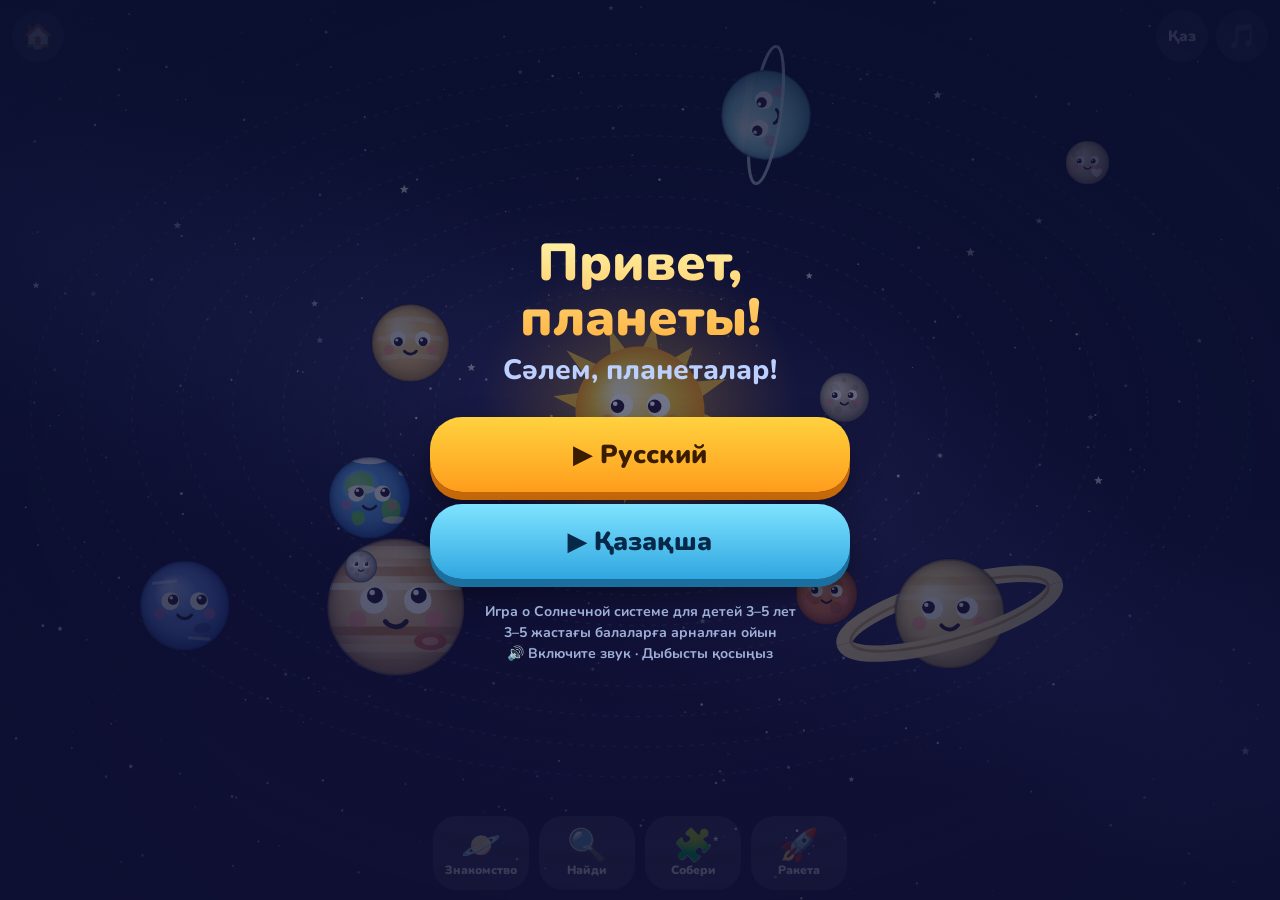
<file: planets.html>
<!doctype html>
<html lang="ru">
<head>
<meta charset="utf-8">
<meta name="viewport" content="width=device-width, initial-scale=1, maximum-scale=1, user-scalable=no, viewport-fit=cover">
<meta name="theme-color" content="#0b1030">
<meta name="apple-mobile-web-app-capable" content="yes">
<meta name="mobile-web-app-capable" content="yes">
<meta name="description" content="Познавательная игра о Солнечной системе для детей 3–5 лет. Русский и казахский язык.">
<title>Привет, планеты!</title>
<link rel="icon" href="data:image/svg+xml,<svg xmlns='http://www.w3.org/2000/svg' viewBox='0 0 100 100'><text y='.9em' font-size='90'>🪐</text></svg>">
<link rel="preconnect" href="https://fonts.googleapis.com">
<link href="https://fonts.googleapis.com/css2?family=Nunito:wght@700;800;900&display=swap" rel="stylesheet">
<style>
  :root{
    --bg:#0b1030;
    --ink:#2a1d4d;
    --sun1:#ffd23f;
    --sun2:#ff9d1c;
    --glass:rgba(255,255,255,.13);
  }
  *{box-sizing:border-box;-webkit-tap-highlight-color:transparent;-webkit-user-select:none;user-select:none;-webkit-touch-callout:none}
  html,body{margin:0;height:100%;overflow:hidden;background:var(--bg);color:#fff;
    font-family:'Nunito',system-ui,-apple-system,'Segoe UI',Roboto,sans-serif;overscroll-behavior:none;touch-action:none}
  canvas{position:fixed;inset:0;width:100vw;height:100vh;display:block;touch-action:none}
  button{font-family:inherit;cursor:pointer;touch-action:manipulation}

  #top{position:fixed;top:0;left:0;right:0;display:flex;align-items:center;justify-content:space-between;gap:8px;
    padding:calc(env(safe-area-inset-top) + 10px) 12px 0;pointer-events:none;z-index:5}
  #top>*{pointer-events:auto}
  .side{display:flex;gap:8px;align-items:center;min-width:112px}
  .side.r{justify-content:flex-end}
  .round{width:52px;height:52px;border-radius:50%;border:none;background:var(--glass);color:#fff;
    font-size:24px;font-weight:900;display:flex;align-items:center;justify-content:center;backdrop-filter:blur(4px)}
  .round.txt{font-size:15px}
  a.round{text-decoration:none}
  @media (max-width:420px){ body.finding #home{display:none} }
  .round.off{opacity:.45}
  #stars{height:52px;padding:0 16px;border-radius:26px;background:var(--glass);display:none;align-items:center;gap:6px;
    font-size:22px;font-weight:900}
  #prompt{display:none;align-items:center;gap:10px;height:64px;padding:0 10px 0 16px;border-radius:32px;border:none;
    background:rgba(255,255,255,.92);color:var(--ink);box-shadow:0 6px 24px rgba(0,0,0,.35);animation:pop .4s}
  #prompt .hint{font-size:36px;line-height:1}
  #prompt .rep{width:46px;height:46px;border-radius:50%;background:linear-gradient(var(--sun1),var(--sun2));
    display:flex;align-items:center;justify-content:center;font-size:22px}

  #modes{position:fixed;left:0;right:0;bottom:0;display:flex;justify-content:center;gap:10px;z-index:5;
    padding:8px 10px calc(env(safe-area-inset-bottom) + 10px)}
  .mode{flex:1;max-width:96px;height:74px;border-radius:24px;border:none;background:var(--glass);color:#fff;
    display:flex;flex-direction:column;align-items:center;justify-content:center;gap:2px;font-size:32px;line-height:1;
    transition:transform .2s,background .2s}
  .mode span{font-size:12px;font-weight:900;opacity:.9}
  .mode.on{background:linear-gradient(var(--sun1),var(--sun2));color:#3a1c00;transform:translateY(-5px);
    box-shadow:0 6px 18px rgba(255,160,40,.45)}

  #sub{position:fixed;left:50%;bottom:100px;transform:translate(-50%,10px);width:max-content;max-width:min(92vw,560px);z-index:4;
    background:rgba(255,255,255,.93);color:var(--ink);padding:10px 18px;border-radius:20px;font-size:17px;font-weight:800;
    text-align:center;line-height:1.3;opacity:0;transition:opacity .25s,transform .25s;pointer-events:none}
  #sub.show{opacity:1;transform:translate(-50%,0)}

  #close{position:fixed;right:16px;top:calc(env(safe-area-inset-top) + 74px);z-index:6;display:none;
    width:60px;height:60px;font-size:28px;background:rgba(255,255,255,.2)}
  #again{position:fixed;left:50%;top:50%;transform:translate(-50%,-50%);z-index:6;display:none;
    padding:18px 30px;border-radius:40px;border:none;font-size:26px;font-weight:900;color:#3a1c00;
    background:linear-gradient(var(--sun1),var(--sun2));box-shadow:0 10px 30px rgba(0,0,0,.4);animation:pop .5s}

  #start{position:fixed;inset:0;z-index:10;display:flex;align-items:center;justify-content:center;padding:16px;
    background:radial-gradient(ellipse at center,rgba(11,16,48,.55),rgba(11,16,48,.92))}
  #start .box{text-align:center;max-width:420px;width:100%}
  #start h1{margin:0 0 6px;font-size:clamp(34px,10vw,52px);font-weight:900;line-height:1.05;
    background:linear-gradient(#fff3a8,#ffb23f);-webkit-background-clip:text;background-clip:text;color:transparent}
  #start h2{margin:0 0 28px;font-size:clamp(20px,6vw,28px);font-weight:800;color:#bcd0ff}
  .big{display:flex;align-items:center;justify-content:center;gap:12px;width:100%;margin:12px 0;padding:20px;border:none;
    border-radius:32px;font-size:26px;font-weight:900;color:#3a1c00;background:linear-gradient(var(--sun1),var(--sun2));
    box-shadow:0 8px 0 #c86a0a,0 14px 30px rgba(0,0,0,.4);animation:breathe 2.4s ease-in-out infinite}
  .big.kk{background:linear-gradient(#7fe3ff,#2fa6e0);color:#06294a;box-shadow:0 8px 0 #1a6f9e,0 14px 30px rgba(0,0,0,.4);animation-delay:1.2s}
  .big:active{transform:translateY(4px)}
  .note{margin-top:22px;font-size:14px;color:#9fb0d8;font-weight:700;line-height:1.5}

  #safe{position:fixed;visibility:hidden;pointer-events:none;
    padding:env(safe-area-inset-top) env(safe-area-inset-right) env(safe-area-inset-bottom) env(safe-area-inset-left)}

  /* Горизонтальный телефон: меню колонкой слева, система на всю высоту */
  body.land #modes{top:0;bottom:0;right:auto;flex-direction:column;justify-content:center;gap:8px;
    padding:8px 8px calc(env(safe-area-inset-bottom) + 8px) calc(env(safe-area-inset-left) + 8px)}
  body.land .mode{flex:0 0 auto;width:84px;height:min(72px,calc((100vh - 56px) / 4));max-width:none;font-size:28px}
  body.land .mode.on{transform:translateX(5px)}
  body.land #top{left:var(--mw,0px);justify-content:flex-start;
    padding:calc(env(safe-area-inset-top) + 8px) calc(env(safe-area-inset-right) + 12px) 0 8px}
  body.land .side{min-width:0}
  body.land .side.r{margin-left:auto}
  body.land #prompt{height:56px}
  body.land #close{top:calc(env(safe-area-inset-top) + 70px)}

  @media (max-width:420px){
    #top{padding-left:8px;padding-right:8px;gap:6px}
    .side{min-width:0;gap:6px}
    .round{width:46px;height:46px;font-size:21px}
    .round.txt{font-size:14px}
    #stars{height:46px;padding:0 12px;font-size:19px}
    #prompt{height:58px;padding:0 8px 0 12px;gap:8px}
    #prompt .hint{font-size:32px}
    #prompt .rep{width:42px;height:42px}
  }
  .btns{display:block}
  @media (orientation:landscape) and (max-height:560px){
    #start .box{max-width:640px}
    #start h1{font-size:36px}
    #start h2{font-size:20px;margin-bottom:14px}
    .btns{display:flex;gap:14px}
    .big{margin:6px 0;padding:14px;font-size:22px}
    .note{margin-top:12px;font-size:12px}
  }

  @keyframes pop{from{transform:scale(.6);opacity:0}to{transform:scale(1);opacity:1}}
  #again{animation:none}
  #again.show{display:block;animation:popc .5s}
  @keyframes popc{from{transform:translate(-50%,-50%) scale(.6);opacity:0}to{transform:translate(-50%,-50%) scale(1);opacity:1}}
  @keyframes breathe{0%,100%{scale:1}50%{scale:1.03}}
</style>
</head>
<body>
<canvas id="c"></canvas>
<div id="safe"></div>

<div id="top">
  <div class="side"><a id="home" class="round" href="index.html" aria-label="Меню">🏠</a><div id="stars">⭐ <b id="starsN">0</b></div></div>
  <button id="prompt" aria-label="Повторить вопрос"><span class="hint"></span><span class="rep">🔊</span></button>
  <div class="side r">
    <button id="btnLang" class="round txt" aria-label="Язык">Қаз</button>
    <button id="btnMusic" class="round" aria-label="Музыка">🎵</button>
  </div>
</div>

<button id="close" class="round" aria-label="Закрыть">✖</button>
<button id="again">🔄 <span id="againTxt">Ещё раз</span></button>
<div id="sub"></div>

<nav id="modes">
  <button class="mode" data-mode="explore">🪐<span></span></button>
  <button class="mode" data-mode="find">🔍<span></span></button>
  <button class="mode" data-mode="build">🧩<span></span></button>
  <button class="mode" data-mode="rocket">🚀<span></span></button>
</nav>

<div id="start">
  <div class="box">
    <h1>Привет, планеты!</h1>
    <h2>Сәлем, планеталар!</h2>
    <div class="btns">
      <button class="big" data-lang="ru">▶ Русский</button>
      <button class="big kk" data-lang="kk">▶ Қазақша</button>
    </div>
    <div class="note">Игра о Солнечной системе для детей 3–5 лет<br>3–5 жастағы балаларға арналған ойын<br>🔊 Включите звук · Дыбысты қосыңыз</div>
  </div>
</div>

<script>
'use strict';
/* =========================================================
   ТЕКСТЫ / МӘТІНДЕР
   ========================================================= */
const TXT = {
  ru: {
    names: {sun:'Солнце',mercury:'Меркурий',venus:'Венера',earth:'Земля',mars:'Марс',jupiter:'Юпитер',
            saturn:'Сатурн',uranus:'Уран',neptune:'Нептун',pluto:'Плутон',moon:'Луна'},
    modes: {explore:'Знакомство',find:'Найди',build:'Собери',rocket:'Ракета'},
    intro: {
      explore:'Нажми на планету, и она расскажет о себе!',
      find:'Давай поиграем в прятки с планетами!',
      build:'Ой! Планеты разлетелись! Помоги каждой найти свою дорожку.',
      rocket:'Садимся в ракету! Нажми на планету, и мы полетим туда!'
    },
    praise:['Молодец!','Правильно!','Ура, получилось!','Отлично!','Умница!'],
    isThis:n=>`Это ${n}.`,
    tryAgain:'Попробуй ещё!',
    five:'Пять звёздочек! Ты настоящий космонавт!',
    placed:n=>`${n} на месте!`,
    almost:'Почти! Неси на светящуюся дорожку.',
    built:'Ура! Все планеты на своих местах! Солнечная система собрана!',
    launch:n=>`Летим! Следующая остановка — ${n}!`,
    arrived:n=>`Мы прилетели! Это ${n}.`,
    already:n=>`Мы уже здесь! Это ${n}.`,
    sunHot:'Ой-ой! Солнце слишком горячее, туда лететь нельзя!',
    comet:'Смотри, комета! Она из льда и пыли, а её хвост светится.',
    again:'Ещё раз',
    langBtn:'Қаз'
  },
  kk: {
    names: {sun:'Күн',mercury:'Меркурий',venus:'Шолпан',earth:'Жер',mars:'Марс',jupiter:'Юпитер',
            saturn:'Сатурн',uranus:'Уран',neptune:'Нептун',pluto:'Плутон',moon:'Ай'},
    modes: {explore:'Танысу',find:'Тап',build:'Жина',rocket:'Зымыран'},
    intro: {
      explore:'Планетаны бас, ол өзі туралы айтып береді!',
      find:'Планеталармен жасырынбақ ойнайық!',
      build:'Ой! Планеталар шашырап кетті! Әрқайсысына өз жолын табуға көмектес.',
      rocket:'Зымыранға отырамыз! Планетаны бас, біз сонда ұшамыз!'
    },
    praise:['Жарайсың!','Дұрыс!','Керемет!','Бәрекелді!','Тамаша!'],
    isThis:n=>`Бұл — ${n}.`,
    tryAgain:'Тағы байқап көр!',
    five:'Бес жұлдыз! Сен нағыз ғарышкерсің!',
    placed:n=>`${n} өз орнында!`,
    almost:'Сәл қалды! Жарқыраған жолға апар.',
    built:'Керемет! Барлық планеталар өз орнында! Күн жүйесі жиналды!',
    launch:n=>`Ұштық! Келесі аялдама — ${n}!`,
    arrived:n=>`Біз ұшып келдік! Бұл — ${n}.`,
    already:n=>`Біз осындамыз! Бұл — ${n}.`,
    sunHot:'Ой-ой! Күн тым ыстық, оған ұшуға болмайды!',
    comet:'Қара, құйрықты жұлдыз! Ол мұз бен шаңнан тұрады, ал құйрығы жарқырайды.',
    again:'Тағы бір рет',
    langBtn:'Рус'
  }
};

const FACTS = {
  ru: {
    sun:['Привет! Я Солнце. Я большая горячая звезда.','Я даю всем свет и тепло. Без меня было бы темно и холодно.','Все планеты кружатся вокруг меня, как в хороводе!'],
    mercury:['Привет! Я Меркурий. Я самый маленький и ближе всех к Солнцу.','Я бегаю вокруг Солнца быстрее всех!','У меня много ямок — кратеров.'],
    venus:['Привет! Я Венера. Я самая горячая планета.','Вечером я сияю на небе ярче всех звёзд!','Я укутана в толстые жёлтые облака.'],
    earth:['Привет! Я Земля. Здесь живёшь ты, твоя семья и все звери!','У меня есть голубые моря и зелёные леса.','Моя подружка Луна всегда кружится рядом со мной.'],
    mars:['Привет! Я Марс. Меня зовут красной планетой.','У меня красный песок и высокие горы.','По мне ездят роботы-марсоходы!'],
    jupiter:['Привет! Я Юпитер. Я самая большая планета!','Смотри, какая рядом со мной маленькая Земля!','Моё красное пятно — это огромный ураган.'],
    saturn:['Привет! Я Сатурн. Посмотри на мои красивые кольца!','Мои кольца сделаны из льдинок и камешков.','Я такой лёгкий, что мог бы плавать в огромной ванне!'],
    uranus:['Привет! Я Уран. Я кручусь, лёжа на боку!','Я голубой и очень-очень холодный.'],
    neptune:['Привет! Я Нептун. Я синий-синий!','Я дальше всех планет от Солнца.','У меня дуют самые сильные ветры!'],
    pluto:['Привет! Я Плутон. Я маленькая карликовая планета.','У меня на боку есть большое белое сердечко!','Я живу очень далеко, там холодно и темно.'],
    moon:['Привет! Я Луна. Я кружусь вокруг Земли.','Ночью я свечу тебе с неба.','Люди прилетали ко мне на ракете!']
  },
  kk: {
    sun:['Сәлем! Менің атым — Күн. Мен үлкен ыстық жұлдызбын.','Мен бәріне жарық пен жылу беремін. Менсіз қараңғы әрі суық болар еді.','Барлық планеталар мені айнала билейді!'],
    mercury:['Сәлем! Менің атым — Меркурий. Мен ең кішкентай әрі Күнге ең жақын планетамын.','Мен Күнді бәрінен жылдам айналамын!','Менің бетімде шұңқырлар — кратерлер көп.'],
    venus:['Сәлем! Менің атым — Шолпан. Мені Венера деп те атайды.','Мен ең ыстық планетамын.','Кешке аспанда мен жұлдыздардың бәрінен жарқырап тұрамын!'],
    earth:['Сәлем! Менің атым — Жер. Мұнда сен, сенің отбасың және барлық жануарлар тұрады!','Менде көк теңіздер мен жасыл ормандар бар.','Менің досым Ай әрқашан қасымда айналып жүреді.'],
    mars:['Сәлем! Менің атым — Марс. Мені қызыл планета деп атайды.','Менде қызыл құм мен биік таулар бар.','Менің үстімде робот-марсоходтар жүреді!'],
    jupiter:['Сәлем! Менің атым — Юпитер. Мен ең үлкен планетамын!','Қара, менің қасымда Жер қандай кішкентай!','Менің қызыл дағым — алып дауыл.'],
    saturn:['Сәлем! Менің атым — Сатурн. Менің әдемі сақиналарыма қара!','Менің сақиналарым мұз бен тастардан тұрады.','Мен соншалықты жеңілмін, үлкен ваннада жүзе алар едім!'],
    uranus:['Сәлем! Менің атым — Уран. Мен бүйіріммен жатып айналамын!','Мен көгілдірмін және өте-өте суықпын.'],
    neptune:['Сәлем! Менің атым — Нептун. Мен көк түстімін!','Мен Күннен ең алыс планетамын.','Менде ең күшті желдер соғады!'],
    pluto:['Сәлем! Менің атым — Плутон. Мен кішкентай ергежейлі планетамын.','Менің бетімде үлкен ақ жүрекше бар!','Мен өте алыста тұрамын, онда суық әрі қараңғы.'],
    moon:['Сәлем! Менің атым — Ай. Мен Жерді айналамын.','Түнде мен саған аспаннан жарық беремін.','Адамдар маған зымыранмен ұшып келген!']
  }
};

const QUESTIONS = [
  {id:'earth',  hint:'🏠', ru:'Где наш дом — планета Земля?', kk:'Біздің үйіміз — Жер планетасы қайда?'},
  {id:'sun',    hint:'☀️', ru:'Найди Солнце!', kk:'Күнді тап!'},
  {id:'saturn', hint:'🪐', ru:'Где планета с кольцами?', kk:'Сақиналы планета қайда?'},
  {id:'mars',   hint:'🔴', ru:'Найди красную планету!', kk:'Қызыл планетаны тап!'},
  {id:'jupiter',hint:'🐘', ru:'Найди самую большую планету!', kk:'Ең үлкен планетаны тап!'},
  {id:'moon',   hint:'🌙', ru:'Найди Луну! Она рядом с Землёй.', kk:'Айды тап! Ол Жердің қасында.'},
  {id:'mercury',hint:'🏃', ru:'Найди самую быструю планету! Она ближе всех к Солнцу.', kk:'Ең жылдам планетаны тап! Ол Күнге ең жақын.'},
  {id:'neptune',hint:'🔵', ru:'Найди синюю планету Нептун!', kk:'Көк планета — Нептунды тап!'},
  {id:'uranus', hint:'🛌', ru:'Найди планету, которая лежит на боку!', kk:'Бүйірімен жатқан планетаны тап!'},
  {id:'pluto',  hint:'💗', ru:'Найди маленький Плутон с сердечком!', kk:'Жүрекшесі бар кішкентай Плутонды тап!'},
  {id:'venus',  hint:'🔥', ru:'Найди самую горячую планету — Венеру!', kk:'Ең ыстық планета — Шолпанды тап!'}
];

/* =========================================================
   ДАННЫЕ ПЛАНЕТ
   ========================================================= */
const PLANETS = ['mercury','venus','earth','mars','jupiter','saturn','uranus','neptune','pluto'];
const STYLE = {
  sun:{light:'#fff7c2',dark:'#ff9d1c'},
  mercury:{size:.5, light:'#e0d7cc',dark:'#8f8174'},
  venus:{size:.78, light:'#ffe9ae',dark:'#e0a347'},
  earth:{size:.82, light:'#7fcbff',dark:'#1f5fc9'},
  mars:{size:.62, light:'#ffa477',dark:'#c1441f'},
  jupiter:{size:1.38, light:'#f6e0bf',dark:'#c28a57'},
  saturn:{size:1.1, light:'#fcecbc',dark:'#d4a95c'},
  uranus:{size:.9, light:'#d2f8fb',dark:'#58bccb'},
  neptune:{size:.9, light:'#8fb0ff',dark:'#2d4fc4'},
  pluto:{size:.44, light:'#f3e2cc',dark:'#a4866a'},
  moon:{size:.32, light:'#f7f7f7',dark:'#a4a4ae'}
};
const bodies = {};
for (const id of ['sun', ...PLANETS, 'moon']) {
  bodies[id] = {id, x:0, y:0, r:10, ang:Math.random()*Math.PI*2, placed:true,
    nextBlink:1+Math.random()*4, blinkUntil:0, happyUntil:0, wobbleUntil:0, snap:null, back:null};
}
// угловая скорость: ближние быстрее
const OMEGA = PLANETS.map((_, i) => 0.9 / Math.pow((0.3 + 0.7*i/8) / 0.3, 1.3));

/* =========================================================
   СОСТОЯНИЕ
   ========================================================= */
const cv = document.getElementById('c'), ctx = cv.getContext('2d');
let W = 0, H = 0, DPR = 1, now = 0;
let cx = 0, cy = 0, RX = 100, RY = 100, U = 10, sunR = 20, orbF = [];
let barH = 90, trayRows = 0, trayCols = 9, trayRowH = 60, traySlotW = 60;
let lang = 'ru', mode = 'explore', started = false;
let moonAng = 0;
let look = {x:0, y:0}, lookUntil = 0;
let card = null;
let find = {order:[], idx:0, q:null, lock:false};
let build = {order:[], trayPos:{}, drag:null, done:false};
const rocket = {x:0, y:0, ang:-Math.PI/2, at:'earth', state:'parked', from:null, ctrl:null, target:null, t:0, dur:2, orbitA:0, wobbleUntil:0};
let comet = null, nextComet = 10;
const parts = [];
let stars = 0;
try { stars = parseInt(localStorage.getItem('planets_stars') || '0', 10) || 0; } catch (e) {}

const $ = s => document.querySelector(s);
const elSub = $('#sub'), elPrompt = $('#prompt'), elStars = $('#stars'), elStarsN = $('#starsN');
const elClose = $('#close'), elAgain = $('#again');

/* =========================================================
   ОЗВУЧКА
   ========================================================= */
let voices = [];
function loadVoices(){ try { voices = speechSynthesis.getVoices() || []; } catch (e) { voices = []; } }
if ('speechSynthesis' in window) { loadVoices(); speechSynthesis.onvoiceschanged = loadVoices; }

// Если на устройстве нет казахского голоса, текст читает русский голос.
// Буквы, которых нет в русском, заменяем на близкие по звучанию.
const KK2RU = {'ә':'э','ғ':'г','қ':'к','ң':'н','ө':'о','ұ':'у','ү':'у','һ':'х','і':'и',
               'Ә':'Э','Ғ':'Г','Қ':'К','Ң':'Н','Ө':'О','Ұ':'У','Ү':'У','Һ':'Х','І':'И'};
function findVoice(prefix){
  const list = voices.filter(v => (v.lang || '').toLowerCase().replace('_','-').startsWith(prefix));
  return list.find(v => v.localService) || list[0] || null;
}
let speakId = 0, subTimer = 0;
function speak(text, onEnd){
  const id = ++speakId;
  showSub(text);
  let done = false;
  const fin = () => {
    if (done) return; done = true;
    if (id !== speakId) return;
    clearTimeout(subTimer);
    subTimer = setTimeout(() => { if (id === speakId) elSub.classList.remove('show'); }, 1400);
    if (onEnd) onEnd();
  };
  const safety = setTimeout(fin, 2200 + text.length * 85);
  if (!('speechSynthesis' in window)) return;
  try {
    speechSynthesis.cancel();
    if (!voices.length) loadVoices();
    let say = text, v;
    if (lang === 'kk') {
      v = findVoice('kk');
      if (!v) { v = findVoice('ru'); say = text.replace(/[әғқңөұүһіӘҒҚҢӨҰҮҺІ]/g, c => KK2RU[c]); }
    } else v = findVoice('ru');
    const u = new SpeechSynthesisUtterance(say);
    if (v) { u.voice = v; u.lang = v.lang; } else u.lang = lang === 'kk' ? 'kk-KZ' : 'ru-RU';
    u.rate = 0.9; u.pitch = 1.15; u.volume = 1;
    u.onend = () => { clearTimeout(safety); setTimeout(fin, 150); };
    u.onerror = () => { clearTimeout(safety); setTimeout(fin, 150); };
    speechSynthesis.speak(u);
  } catch (e) {}
}
function showSub(text){
  clearTimeout(subTimer);
  elSub.textContent = text;
  elSub.classList.add('show');
}
const T = () => TXT[lang];
const nm = id => TXT[lang].names[id];
const pick = arr => arr[Math.floor(Math.random()*arr.length)];

/* =========================================================
   ЗВУКИ И МУЗЫКА (Web Audio)
   ========================================================= */
let ac = null, master = null, musicOn = true, nextNote = 0;
// записанные звуки из папки sfx/ (Kenney, CC0); если не загрузились — мягкий синтез
const sfxBuf = {};
function loadSfx(){
  for (const name of ['tap','pick','open','success','celebrate','try','sparkle']) {
    fetch('sfx/' + name + '.mp3')
      .then(r => r.ok ? r.arrayBuffer() : Promise.reject())
      .then(b => new Promise((ok, no) => ac.decodeAudioData(b, ok, no)))
      .then(buf => { sfxBuf[name] = buf; })
      .catch(() => {});
  }
}
function playSfx(name){
  const b = sfxBuf[name];
  if (!b || !ac) return false;
  const s = ac.createBufferSource(); s.buffer = b; s.connect(master); s.start();
  return true;
}
function audio(){
  if (!ac) {
    try {
      ac = new (window.AudioContext || window.webkitAudioContext)();
      master = ac.createGain(); master.gain.value = 0.9; master.connect(ac.destination);
      loadSfx();
    } catch (e) { return null; }
  }
  if (ac.state === 'suspended') ac.resume();
  return ac;
}
function tone(freq, dur, {type='sine', vol=.12, when=0, to=null, attack=.01}={}){
  if (!ac) return;
  const t0 = ac.currentTime + when;
  const o = ac.createOscillator(), g = ac.createGain();
  o.type = type; o.frequency.setValueAtTime(freq, t0);
  if (to) o.frequency.exponentialRampToValueAtTime(to, t0 + dur);
  g.gain.setValueAtTime(0.0001, t0);
  g.gain.exponentialRampToValueAtTime(vol, t0 + attack);
  g.gain.exponentialRampToValueAtTime(0.0001, t0 + dur);
  o.connect(g); g.connect(master);
  o.start(t0); o.stop(t0 + dur + .05);
}
const sfx = {
  tap(){ playSfx('tap') || tone(660,.12,{vol:.07}); },
  open(){ playSfx('open') || tone(440,.25,{type:'triangle',vol:.08,to:880}); },
  success(){ playSfx('success') || [523,659,784,1047].forEach((f,i)=>tone(f,.35,{type:'triangle',vol:.09,when:i*.09})); },
  big(){ playSfx('celebrate') || [523,659,784,1047,1319].forEach((f,i)=>tone(f,.5,{type:'triangle',vol:.08,when:i*.1})); },
  soft(){ playSfx('try') || tone(330,.28,{type:'triangle',vol:.07,to:240}); },
  pick(){ playSfx('pick') || tone(520,.1,{vol:.07,to:700}); },
  whoosh(){
    if (!ac) return;
    const len = ac.sampleRate * 1.2, buf = ac.createBuffer(1, len, ac.sampleRate), d = buf.getChannelData(0);
    for (let i = 0; i < len; i++) d[i] = (Math.random()*2-1) * (1 - i/len);
    const s = ac.createBufferSource(), f = ac.createBiquadFilter(), g = ac.createGain();
    s.buffer = buf; f.type = 'bandpass'; f.Q.value = 1.2;
    f.frequency.setValueAtTime(300, ac.currentTime); f.frequency.exponentialRampToValueAtTime(1600, ac.currentTime + 1.1);
    g.gain.value = .08; s.connect(f); f.connect(g); g.connect(master); s.start();
  },
  sparkle(){ playSfx('sparkle') || [1047,1319,1568].forEach((f,i)=>tone(f,.25,{vol:.04,when:i*.06})); }
};
const SCALE = [261.6, 293.7, 329.6, 392, 440, 523.3, 587.3, 659.3];
function musicTick(){
  if (!ac || !musicOn || document.hidden || now < nextNote) return;
  const f = pick(SCALE);
  tone(f, 2.8, {vol:.028, attack:.4});
  if (Math.random() < .35) tone(f/2, 3.5, {vol:.02, attack:.6});
  nextNote = now + .9 + Math.random()*1.3;
}

/* =========================================================
   РАЗМЕТКА ЭКРАНА
   ========================================================= */
let bg = null, twinkles = [];
// Зона, где рисуется система (без меню и лотка), и признак горизонтального телефона
let ax0 = 0, ay0 = 0, ax1 = 0, ay1 = 0, land = false, topBarBottom = 70;
let safe = {t:0, r:0, b:0, l:0}, trayRect = {x:0, y:0, w:0, h:0};
function layout(){
  W = innerWidth; H = innerHeight; DPR = Math.min(2, window.devicePixelRatio || 1);
  cv.width = Math.round(W*DPR); cv.height = Math.round(H*DPR);
  ctx.setTransform(DPR,0,0,DPR,0,0);
  land = W > H*1.15 && H < 560;
  document.body.classList.toggle('land', land);
  const cs = getComputedStyle($('#safe'));
  safe = {t:parseFloat(cs.paddingTop)||0, r:parseFloat(cs.paddingRight)||0, b:parseFloat(cs.paddingBottom)||0, l:parseFloat(cs.paddingLeft)||0};
  const modes = $('#modes');
  const mw = land ? modes.offsetWidth : 0;
  document.documentElement.style.setProperty('--mw', mw + 'px');
  topBarBottom = $('#top').offsetHeight + 6;
  barH = land ? 0 : modes.offsetHeight;
  const building = mode === 'build';
  if (land) {
    // меню слева, система на всю высоту, лоток «Собери» — колонкой справа
    ax0 = mw; ax1 = W - safe.r; ay0 = safe.t + 6; ay1 = H - safe.b - 6;
    if (building) {
      trayCols = 2; trayRows = 5;
      traySlotW = trayRowH = Math.min(72, (H - safe.b - 10 - topBarBottom) / 5);
      const tw = traySlotW*2 + 12;
      trayRect = {x: W - safe.r - tw - 6, y: topBarBottom, w: tw, h: trayRowH*5 + 8};
      ax1 = trayRect.x;
    }
  } else {
    // верхние кнопки стоят по углам и почти не мешают орбитам,
    // поэтому сверху отступаем на всю панель только в «Найди» (там вопрос по центру)
    ax0 = 0; ax1 = W;
    ay0 = mode === 'find' ? topBarBottom : safe.t + 14;
    ay1 = H - barH;
    if (building) {
      trayCols = W >= 540 ? 9 : 5; trayRows = Math.ceil(9 / trayCols);
      traySlotW = Math.min(76, (W - 20) / trayCols);
      trayRowH = Math.min(70, Math.max(54, traySlotW));
      const th = trayRows*trayRowH + 10;
      trayRect = {x: 8, y: ay1 - th - 4, w: W - 16, h: th};
      ay1 = trayRect.y - 2;
    }
  }
  cx = (ax0 + ax1)/2; cy = (ay0 + ay1)/2;
  const hw = (ax1 - ax0)/2, hh = (ay1 - ay0)/2;
  // планеты крупные: соседние могут перекрываться, но они на разных углах орбит
  U = Math.min(Math.min(hw, hh)*1.25, Math.max(hw, hh)) / 10;
  const minR = Math.max(12, Math.min(16, Math.min(W, H)*.032));
  const pad = Math.max(minR, U*.5) + 6;
  RX = hw - pad; RY = hh - pad;
  if (RY > RX*1.8) RY = RX*1.8;
  if (RX > RY*2.3) RX = RY*2.3;
  const base = Math.min(RX, RY);
  sunR = Math.max(U*1.3, base*.15);
  const a = Math.min(.45, (sunR*1.3 + U*.8) / base);
  orbF = PLANETS.map((_, i) => a + (1-a)*i/8);
  for (const id of PLANETS) bodies[id].r = Math.max(minR, STYLE[id].size * U);
  bodies.moon.r = Math.max(minR*.7, STYLE.moon.size * U);
  bodies.sun.r = sunR; bodies.sun.x = cx; bodies.sun.y = cy;
  layoutTray();
  elSub.style.left = cx + 'px';
  elSub.style.maxWidth = Math.min(560, (land ? ax1 - ax0 : W) - 24) + 'px';
  elSub.style.bottom = (land ? safe.b + 8 : barH + (building ? trayRect.h + 6 : 0) + 10) + 'px';
  makeBg();
}
function layoutTray(){
  build.trayPos = {};
  const mx = trayRect.x + trayRect.w/2;
  build.order.forEach((id, k) => {
    const row = Math.floor(k / trayCols), col = k % trayCols;
    const inRow = Math.min(trayCols, 9 - row*trayCols);
    build.trayPos[id] = {x: mx + (col - (inRow-1)/2) * traySlotW, y: trayRect.y + 4 + trayRowH*(row + .5)};
  });
}
function trayR(id){
  const cap = id === 'saturn' ? traySlotW*.21 : traySlotW*.36;
  return Math.max(8, Math.min(bodies[id].r, cap, trayRowH*.36));
}
function makeBg(){
  bg = document.createElement('canvas');
  bg.width = cv.width; bg.height = cv.height;
  const c = bg.getContext('2d'); c.scale(DPR, DPR);
  const g = c.createLinearGradient(0,0,0,H);
  g.addColorStop(0,'#0b1030'); g.addColorStop(.6,'#140f3a'); g.addColorStop(1,'#241046');
  c.fillStyle = g; c.fillRect(0,0,W,H);
  // Млечный Путь — мягкая полоса
  for (let i = 0; i < 26; i++) {
    const t = i/25, x = -W*.1 + t*W*1.2, y = H*.15 + t*H*.7 + Math.sin(t*9)*H*.04;
    const r = Math.max(W,H) * (.12 + Math.random()*.1);
    const rg = c.createRadialGradient(x,y,0,x,y,r);
    const col = i % 3 ? '150,120,255' : '90,160,255';
    rg.addColorStop(0,`rgba(${col},.07)`); rg.addColorStop(1,`rgba(${col},0)`);
    c.fillStyle = rg; c.fillRect(x-r,y-r,2*r,2*r);
  }
  const n = Math.round(W*H/2600);
  for (let i = 0; i < n; i++) {
    c.globalAlpha = .25 + Math.random()*.6;
    c.fillStyle = Math.random() < .15 ? '#ffe9b0' : '#ffffff';
    c.beginPath(); c.arc(Math.random()*W, Math.random()*H, Math.random()*1.2 + .2, 0, 7); c.fill();
  }
  c.globalAlpha = 1;
  twinkles = Array.from({length: 36}, () => ({x:Math.random()*W, y:Math.random()*H, r:1.2+Math.random()*1.8, ph:Math.random()*6}));
}

/* =========================================================
   РИСОВАНИЕ
   ========================================================= */
function starPath(c, x, y, r, rot){
  c.beginPath();
  for (let i = 0; i < 10; i++) {
    const a = rot + i*Math.PI/5 - Math.PI/2, rr = i % 2 ? r*.45 : r;
    c.lineTo(x + Math.cos(a)*rr, y + Math.sin(a)*rr);
  }
  c.closePath();
}
function blob(c, pts){
  c.beginPath();
  const n = pts.length;
  const mid = (a, b) => [(a[0]+b[0])/2, (a[1]+b[1])/2];
  let m = mid(pts[n-1], pts[0]); c.moveTo(m[0], m[1]);
  for (let i = 0; i < n; i++) { const p = pts[i], q = mid(p, pts[(i+1)%n]); c.quadraticCurveTo(p[0], p[1], q[0], q[1]); }
  c.closePath();
}
const CONTINENTS = [
  [[-.6,-.5],[-.2,-.68],[.08,-.42],[-.08,-.1],[-.45,.0],[-.72,-.25]],
  [[.25,.05],[.6,.0],[.75,.35],[.48,.72],[.22,.48]],
  [[-.55,.35],[-.22,.3],[-.15,.62],[-.45,.72]],
  [[1.0,-.55],[1.35,-.4],[1.25,-.05],[.95,-.15]]
];
function surface(c, id, r){
  const t = now;
  switch (id) {
    case 'mercury': case 'moon':
      c.fillStyle = 'rgba(60,50,40,.18)';
      for (const [x,y,s] of [[-.4,-.35,.2],[.35,.3,.18],[.45,-.4,.12],[-.25,.5,.15],[.0,-.7,.1]]) {
        c.beginPath(); c.arc(x*r, y*r, s*r, 0, 7); c.fill();
      }
      break;
    case 'venus':
      c.strokeStyle = 'rgba(255,255,255,.28)'; c.lineWidth = r*.13; c.lineCap = 'round';
      for (const [y, a] of [[-.55,.6],[-.1,.8],[.4,.7]]) {
        c.beginPath(); c.moveTo(-r*a, y*r); c.quadraticCurveTo(0, (y - .15)*r, r*a, y*r); c.stroke();
      }
      break;
    case 'earth': {
      const s = (t*.06) % 3.2;
      c.fillStyle = '#58c25a';
      for (const pts of CONTINENTS) {
        const bx = pts.reduce((a, p) => a + p[0], 0) / pts.length;
        let nb = ((bx + s + 1.6) % 3.2 + 3.2) % 3.2 - 1.6;
        const dx = nb - bx;
        blob(c, pts.map(p => [(p[0]+dx)*r, p[1]*r])); c.fill();
      }
      c.fillStyle = 'rgba(255,255,255,.7)';
      const s2 = (t*.1) % 3.2;
      for (const [x, y, w] of [[-.3,-.2,.35],[.5,.55,.3],[.9,-.6,.3]]) {
        const nx = ((x + s2 + 1.6) % 3.2 + 3.2) % 3.2 - 1.6;
        c.beginPath(); c.ellipse(nx*r, y*r, w*r, w*r*.3, 0, 0, 7); c.fill();
      }
      c.fillStyle = 'rgba(255,255,255,.85)';
      c.beginPath(); c.ellipse(0, -r*.98, r*.5, r*.16, 0, 0, 7); c.fill();
      break;
    }
    case 'mars':
      c.fillStyle = 'rgba(120,30,10,.28)';
      for (const [x,y,s] of [[-.4,.1,.25],[.35,-.3,.18],[.3,.45,.2]]) { c.beginPath(); c.arc(x*r, y*r, s*r, 0, 7); c.fill(); }
      c.fillStyle = '#fff'; c.beginPath(); c.ellipse(0, -r*.97, r*.42, r*.17, 0, 0, 7); c.fill();
      break;
    case 'jupiter': {
      const bands = [['#e9c9a0',-.8,.18],['#c98f5a',-.52,.14],['#f4e2c7',-.3,.1],['#b8764a',.35,.13],['#e0b88a',.6,.12],['#c98f5a',.82,.12]];
      for (const [col, y, h] of bands) { c.fillStyle = col; c.fillRect(-r, y*r - h*r/2, 2*r, h*r); }
      const sx = ((.45 + t*.05 + 1.3) % 2.6) - 1.3;
      c.fillStyle = '#c8553d'; c.beginPath(); c.ellipse(sx*r, r*.5, r*.24, r*.13, 0, 0, 7); c.fill();
      c.fillStyle = 'rgba(255,200,170,.6)'; c.beginPath(); c.ellipse(sx*r, r*.5, r*.12, r*.06, 0, 0, 7); c.fill();
      break;
    }
    case 'saturn':
      for (const [col, y, h] of [['rgba(200,150,70,.35)',-.6,.16],['rgba(255,255,255,.25)',-.3,.1],['rgba(200,150,70,.3)',.5,.14]]) {
        c.fillStyle = col; c.fillRect(-r, y*r - h*r/2, 2*r, h*r);
      }
      break;
    case 'uranus':
      c.fillStyle = 'rgba(255,255,255,.18)'; c.fillRect(-r, -r*.55, 2*r, r*.18);
      break;
    case 'neptune':
      c.fillStyle = 'rgba(20,30,110,.45)'; c.beginPath(); c.ellipse(r*.4, r*.5, r*.2, r*.11, -.2, 0, 7); c.fill();
      c.strokeStyle = 'rgba(255,255,255,.45)'; c.lineWidth = r*.07; c.lineCap = 'round';
      c.beginPath(); c.moveTo(-r*.7, -r*.5); c.lineTo(-r*.2, -r*.55); c.stroke();
      c.beginPath(); c.moveTo(r*.1, r*.72); c.lineTo(r*.55, r*.75); c.stroke();
      break;
    case 'pluto': {
      c.fillStyle = 'rgba(120,80,50,.25)';
      c.beginPath(); c.arc(-r*.5, -r*.5, r*.3, 0, 7); c.fill();
      // сердечко
      const hx = r*.42, hy = r*.42, s = r*.3;
      c.fillStyle = '#fff4e6';
      c.beginPath();
      c.moveTo(hx, hy + s*.9);
      c.bezierCurveTo(hx - s*1.3, hy + s*.1, hx - s*.8, hy - s*.9, hx, hy - s*.3);
      c.bezierCurveTo(hx + s*.8, hy - s*.9, hx + s*1.3, hy + s*.1, hx, hy + s*.9);
      c.fill();
      break;
    }
  }
}
function ringHalf(c, r, ring, a0, a1){
  c.beginPath(); c.ellipse(0, 0, r*ring.rx, r*ring.ry, 0, a0, a1);
  c.lineWidth = r*ring.w; c.strokeStyle = ring.col; c.lineCap = 'butt'; c.stroke();
  if (ring.col2) {
    const k = (ring.rx - .12) / ring.rx;
    c.beginPath(); c.ellipse(0, 0, r*ring.rx*k, r*ring.ry*k, 0, a0, a1);
    c.lineWidth = r*.05; c.strokeStyle = ring.col2; c.stroke();
  }
}
const RINGS = {
  saturn:{rx:2.0, ry:.5, w:.3, col:'rgba(238,214,160,.95)', col2:'rgba(180,140,80,.8)', tilt:-.28},
  uranus:{rx:1.55, ry:.32, w:.07, col:'rgba(215,248,255,.8)', tilt:0}
};
function drawSun(c, r){
  const g = c.createRadialGradient(0,0,r*.6,0,0,r*2.5);
  g.addColorStop(0,'rgba(255,200,60,.5)'); g.addColorStop(1,'rgba(255,150,40,0)');
  c.fillStyle = g; c.beginPath(); c.arc(0,0,r*2.5,0,7); c.fill();
  c.save(); c.rotate(now*.15); c.fillStyle = '#ffc93c';
  for (let i = 0; i < 12; i++) {
    const L = r*(1.38 + .1*Math.sin(now*3 + i*1.7));
    c.beginPath(); c.moveTo(-r*.16, -r*.85); c.lineTo(0, -L); c.lineTo(r*.16, -r*.85); c.closePath(); c.fill();
    c.rotate(Math.PI/6);
  }
  c.restore();
  const bg2 = c.createRadialGradient(-r*.3,-r*.35,r*.1,0,0,r);
  bg2.addColorStop(0,'#fffbd6'); bg2.addColorStop(.55,'#ffd23f'); bg2.addColorStop(1,'#ffa21c');
  c.fillStyle = bg2; c.beginPath(); c.arc(0,0,r,0,7); c.fill();
}
function drawFace(c, r, b, lx, ly){
  if (r < 4.5) return;
  const happy = b.happyUntil > now, blink = b.blinkUntil > now;
  const ex = r*.32, ey = -r*.1, er = r*.2;
  const ink = '#2b1b3d';
  for (const s of [-1, 1]) {
    const x = s*ex;
    if (happy || blink) {
      c.strokeStyle = ink; c.lineWidth = Math.max(1.2, r*.07); c.lineCap = 'round';
      c.beginPath();
      if (happy) c.arc(x, ey + er*.4, er*.75, Math.PI*1.15, Math.PI*1.85);
      else { c.moveTo(x - er*.8, ey); c.lineTo(x + er*.8, ey); }
      c.stroke();
    } else {
      c.fillStyle = '#fff'; c.beginPath(); c.arc(x, ey, er, 0, 7); c.fill();
      c.fillStyle = ink; c.beginPath(); c.arc(x + lx*er*.35, ey + ly*er*.35, er*.58, 0, 7); c.fill();
      c.fillStyle = '#fff'; c.beginPath(); c.arc(x + lx*er*.35 - er*.2, ey + ly*er*.35 - er*.22, er*.2, 0, 7); c.fill();
    }
    c.fillStyle = 'rgba(255,110,150,.4)'; c.beginPath(); c.arc(s*r*.56, r*.18, r*.13, 0, 7); c.fill();
  }
  if (happy) {
    c.fillStyle = '#7a2d3d'; c.beginPath(); c.arc(0, r*.2, r*.2, 0, Math.PI); c.closePath(); c.fill();
    c.fillStyle = '#ff8fa3'; c.beginPath(); c.arc(0, r*.33, r*.09, Math.PI, 0); c.fill();
  } else {
    c.strokeStyle = ink; c.lineWidth = Math.max(1.2, r*.07); c.lineCap = 'round';
    c.beginPath(); c.arc(0, r*.1, r*.19, Math.PI*.2, Math.PI*.8); c.stroke();
  }
}
function drawBody(c, id, x, y, r, opt = {}){
  const b = bodies[id];
  c.save(); c.translate(x, y);
  if (b.wobbleUntil > now) c.rotate(Math.sin(now*28) * .18 * (b.wobbleUntil - now));
  if (opt.sx) c.scale(opt.sx, opt.sy);
  // направление взгляда — на палец ребёнка
  let lx = look.x - x, ly = look.y - y; const d = Math.hypot(lx, ly) || 1; lx /= d; ly /= d;
  if (d < 2) { lx = 0; ly = 0; }
  if (id === 'sun') { drawSun(c, r); drawFace(c, r*.9, b, lx, ly); c.restore(); return; }
  if (id === 'uranus') {
    const rot = -Math.PI/2 + .15; c.rotate(rot);
    const cs = Math.cos(-rot), sn = Math.sin(-rot); [lx, ly] = [lx*cs - ly*sn, lx*sn + ly*cs];
  }
  const ring = RINGS[id];
  if (ring) { c.save(); c.rotate(ring.tilt); ringHalf(c, r, ring, Math.PI, Math.PI*2); c.restore(); }
  c.save(); c.beginPath(); c.arc(0, 0, r, 0, 7); c.clip();
  const st = STYLE[id];
  const g = c.createRadialGradient(-r*.35, -r*.4, r*.05, 0, 0, r*1.05);
  g.addColorStop(0, st.light); g.addColorStop(1, st.dark);
  c.fillStyle = g; c.fillRect(-r, -r, 2*r, 2*r);
  surface(c, id, r);
  const sh = c.createRadialGradient(-r*.35, -r*.4, r*.1, 0, 0, r*1.02);
  sh.addColorStop(0,'rgba(255,255,255,.3)'); sh.addColorStop(.45,'rgba(255,255,255,0)'); sh.addColorStop(1,'rgba(10,10,50,.35)');
  c.fillStyle = sh; c.fillRect(-r, -r, 2*r, 2*r);
  c.restore();
  c.lineWidth = Math.max(1, r*.05); c.strokeStyle = 'rgba(20,20,60,.35)';
  c.beginPath(); c.arc(0, 0, r, 0, 7); c.stroke();
  if (opt.face !== false) drawFace(c, r, b, lx, ly);
  if (ring) { c.save(); c.rotate(ring.tilt); ringHalf(c, r, ring, 0, Math.PI); c.restore(); }
  c.restore();
}
function drawRocket(c, x, y, s, ang, flame){
  c.save(); c.translate(x, y); c.rotate(ang + Math.PI/2);
  if (rocket.wobbleUntil > now) c.rotate(Math.sin(now*30)*.25);
  if (flame) {
    const L = s*(.7 + .25*Math.sin(now*40));
    const fg = c.createLinearGradient(0, s*.5, 0, s*.5 + L);
    fg.addColorStop(0,'#fff6a0'); fg.addColorStop(.5,'#ffa53a'); fg.addColorStop(1,'rgba(255,80,40,0)');
    c.fillStyle = fg; c.beginPath(); c.moveTo(-s*.22, s*.5); c.quadraticCurveTo(0, s*.5 + L*1.3, s*.22, s*.5); c.fill();
  }
  // крылья
  c.fillStyle = '#ff5a5f';
  c.beginPath(); c.moveTo(-s*.3, s*.05); c.lineTo(-s*.62, s*.6); c.lineTo(-s*.28, s*.5); c.fill();
  c.beginPath(); c.moveTo(s*.3, s*.05); c.lineTo(s*.62, s*.6); c.lineTo(s*.28, s*.5); c.fill();
  // корпус
  c.fillStyle = '#f5f7ff';
  c.beginPath(); c.moveTo(0, -s);
  c.bezierCurveTo(s*.5, -s*.55, s*.42, s*.3, s*.3, s*.55);
  c.lineTo(-s*.3, s*.55);
  c.bezierCurveTo(-s*.42, s*.3, -s*.5, -s*.55, 0, -s);
  c.fill();
  c.strokeStyle = 'rgba(40,40,90,.35)'; c.lineWidth = Math.max(1, s*.05); c.stroke();
  c.fillStyle = '#ff5a5f';
  c.beginPath(); c.moveTo(0, -s); c.bezierCurveTo(s*.28, -s*.8, s*.36, -s*.62, s*.38, -s*.52);
  c.lineTo(-s*.38, -s*.52); c.bezierCurveTo(-s*.36, -s*.62, -s*.28, -s*.8, 0, -s); c.fill();
  // окошко с космонавтом
  c.fillStyle = '#5fb8ff'; c.beginPath(); c.arc(0, -s*.12, s*.2, 0, 7); c.fill();
  c.strokeStyle = '#9aa3c7'; c.lineWidth = s*.06; c.stroke();
  c.fillStyle = '#ffd9b3'; c.beginPath(); c.arc(0, -s*.1, s*.11, 0, 7); c.fill();
  c.fillStyle = '#2b1b3d';
  c.beginPath(); c.arc(-s*.04, -s*.12, s*.02, 0, 7); c.arc(s*.04, -s*.12, s*.02, 0, 7); c.fill();
  c.restore();
}
function drawComet(){
  if (!comet) return;
  let dx = comet.x - cx, dy = comet.y - cy; const d = Math.hypot(dx, dy) || 1; dx /= d; dy /= d;
  const L = U*5, w = U*.55;
  const g = ctx.createLinearGradient(comet.x, comet.y, comet.x + dx*L, comet.y + dy*L);
  g.addColorStop(0,'rgba(200,235,255,.85)'); g.addColorStop(1,'rgba(120,180,255,0)');
  ctx.fillStyle = g;
  ctx.beginPath();
  ctx.moveTo(comet.x - dy*w, comet.y + dx*w);
  ctx.lineTo(comet.x + dx*L, comet.y + dy*L);
  ctx.lineTo(comet.x + dy*w, comet.y - dx*w);
  ctx.closePath(); ctx.fill();
  const rg = ctx.createRadialGradient(comet.x, comet.y, 0, comet.x, comet.y, U*.9);
  rg.addColorStop(0,'#ffffff'); rg.addColorStop(.35,'rgba(200,240,255,.9)'); rg.addColorStop(1,'rgba(150,200,255,0)');
  ctx.fillStyle = rg; ctx.beginPath(); ctx.arc(comet.x, comet.y, U*.9, 0, 7); ctx.fill();
}

/* =========================================================
   ЧАСТИЦЫ
   ========================================================= */
const COLORS = ['#ffd23f','#ff8fa3','#7fe3ff','#b8ff7a','#ffffff','#c9a0ff'];
function burst(x, y, n = 18, power = 1){
  for (let i = 0; i < n; i++) {
    const a = Math.random()*Math.PI*2, sp = (60 + Math.random()*160) * power;
    parts.push({x, y, vx:Math.cos(a)*sp, vy:Math.sin(a)*sp, life:1, decay:.7 + Math.random()*.5,
      r:3 + Math.random()*5*power, rot:Math.random()*6, vr:(Math.random()-.5)*8, col:pick(COLORS), star:true});
  }
}
function trail(x, y){
  parts.push({x:x + (Math.random()-.5)*4, y:y + (Math.random()-.5)*4, vx:(Math.random()-.5)*20, vy:(Math.random()-.5)*20,
    life:1, decay:1.6, r:2 + Math.random()*3, col:pick(['#ffd23f','#ffa53a','#fff6a0']), star:false});
}
function celebrate(){
  sfx.big();
  for (let i = 0; i < 6; i++) setTimeout(() => burst(W*(.15 + Math.random()*.7), H*(.2 + Math.random()*.5), 26, 1.3), i*220);
}

/* =========================================================
   ОБНОВЛЕНИЕ
   ========================================================= */
function speedFactor(){
  if (mode === 'explore') return card ? .15 : 1;
  if (mode === 'find') return .35;
  if (mode === 'rocket') return .45;
  return .7;
}
const ease = t => t < .5 ? 2*t*t : 1 - Math.pow(-2*t + 2, 2)/2;
const easeBack = t => { const c1 = 1.7, c3 = c1 + 1; return 1 + c3*Math.pow(t-1,3) + c1*Math.pow(t-1,2); };
function orbitPos(i, ang){ return {x: cx + Math.cos(ang)*orbF[i]*RX, y: cy + Math.sin(ang)*orbF[i]*RY}; }

function update(dt){
  const sf = speedFactor();
  PLANETS.forEach((id, i) => {
    const b = bodies[id];
    if (!b.placed) return;
    b.ang += OMEGA[i] * dt * sf;
    const p = orbitPos(i, b.ang);
    if (b.snap) {
      b.snap.t += dt / .45;
      const e = ease(Math.min(1, b.snap.t));
      b.x = b.snap.x + (p.x - b.snap.x)*e; b.y = b.snap.y + (p.y - b.snap.y)*e;
      if (b.snap.t >= 1) b.snap = null;
    } else { b.x = p.x; b.y = p.y; }
  });
  moonAng += 1.5 * dt * sf;
  const e = bodies.earth, m = bodies.moon;
  const mr = e.r + m.r + U*.5;
  m.x = e.x + Math.cos(moonAng)*mr; m.y = e.y + Math.sin(moonAng)*mr*.85;

  // моргание
  for (const id in bodies) {
    const b = bodies[id];
    if (now > b.nextBlink) { b.blinkUntil = now + .14; b.nextBlink = now + 2 + Math.random()*4; }
  }
  // взгляд: если ребёнок давно не трогал экран — планеты смотрят по сторонам
  if (now > lookUntil) { look.x = Math.random()*W; look.y = Math.random()*H; lookUntil = now + 2 + Math.random()*3; }

  // ракета
  if (mode === 'rocket') updateRocket(dt);

  // комета
  if (!comet && (mode === 'explore' || mode === 'rocket') && !card && now > nextComet) spawnComet();
  if (comet) {
    comet.x += comet.vx*dt; comet.y += comet.vy*dt;
    if (comet.x < -200 || comet.x > W + 200 || comet.y < -200 || comet.y > H + 200) { comet = null; nextComet = now + 18 + Math.random()*20; }
  }

  for (let i = parts.length - 1; i >= 0; i--) {
    const p = parts[i];
    p.x += p.vx*dt; p.y += p.vy*dt; p.vx *= .97; p.vy *= .97; p.rot = (p.rot || 0) + (p.vr || 0)*dt;
    p.life -= p.decay*dt;
    if (p.life <= 0) parts.splice(i, 1);
  }
  if (card) card.t += dt;
  musicTick();
}
function spawnComet(){
  const side = Math.floor(Math.random()*4);
  let x, y, tx, ty;
  if (side === 0) { x = -60; y = Math.random()*H*.6 + H*.1; tx = W + 60; ty = Math.random()*H; }
  else if (side === 1) { x = W + 60; y = Math.random()*H*.6 + H*.1; tx = -60; ty = Math.random()*H; }
  else if (side === 2) { x = Math.random()*W; y = -60; tx = Math.random()*W; ty = H + 60; }
  else { x = Math.random()*W; y = H + 60; tx = Math.random()*W; ty = -60; }
  const d = Math.hypot(tx - x, ty - y), sp = 55 + Math.random()*35;
  comet = {x, y, vx:(tx - x)/d*sp, vy:(ty - y)/d*sp, tapped:false};
}
function rocketAnchor(id){
  const b = bodies[id], rr = b.r + U*1.1;
  return {x: b.x + Math.cos(rocket.orbitA)*rr, y: b.y + Math.sin(rocket.orbitA)*rr*.85};
}
function updateRocket(dt){
  const px = rocket.x, py = rocket.y;
  if (rocket.state === 'parked') {
    rocket.orbitA += .9*dt;
    const p = rocketAnchor(rocket.at);
    rocket.x = p.x; rocket.y = p.y;
    rocket.ang = Math.atan2(Math.cos(rocket.orbitA)*.85, -Math.sin(rocket.orbitA));
  } else if (rocket.state === 'flying') {
    rocket.t += dt / rocket.dur;
    const t = ease(Math.min(1, rocket.t));
    const tg = rocketAnchor(rocket.target), f = rocket.from, c = rocket.ctrl;
    const u = 1 - t;
    rocket.x = u*u*f.x + 2*u*t*c.x + t*t*tg.x;
    rocket.y = u*u*f.y + 2*u*t*c.y + t*t*tg.y;
    const mdx = rocket.x - px, mdy = rocket.y - py;
    if (Math.hypot(mdx, mdy) > .3) rocket.ang = Math.atan2(mdy, mdx);
    trail(rocket.x - Math.cos(rocket.ang)*U*.9, rocket.y - Math.sin(rocket.ang)*U*.9);
    if (rocket.t >= 1) arrive();
  }
}

/* =========================================================
   ОТРИСОВКА КАДРА
   ========================================================= */
function render(){
  ctx.drawImage(bg, 0, 0, W, H);
  for (const s of twinkles) {
    const a = .3 + .7*Math.abs(Math.sin(now*1.3 + s.ph));
    ctx.globalAlpha = a; ctx.fillStyle = '#fff';
    starPath(ctx, s.x, s.y, s.r*1.6, 0); ctx.fill();
  }
  ctx.globalAlpha = 1;

  // орбиты
  const dragI = build.drag ? PLANETS.indexOf(build.drag.id) : -1;
  PLANETS.forEach((id, i) => {
    ctx.beginPath(); ctx.ellipse(cx, cy, orbF[i]*RX, orbF[i]*RY, 0, 0, Math.PI*2);
    if (i === dragI) {
      ctx.setLineDash([]); ctx.lineWidth = 7;
      ctx.strokeStyle = `rgba(255,220,90,${.45 + .35*Math.sin(now*7)})`;
    } else {
      ctx.setLineDash([4, 7]); ctx.lineWidth = mode === 'build' ? 2 : 1.5;
      ctx.strokeStyle = mode === 'build' && !bodies[id].placed ? 'rgba(190,210,255,.35)' : 'rgba(180,200,255,.16)';
    }
    ctx.stroke();
  });
  ctx.setLineDash([]);

  drawComet();
  drawBody(ctx, 'sun', cx, cy, sunR);
  for (const id of PLANETS) {
    const b = bodies[id];
    if (b.placed) drawBody(ctx, id, b.x, b.y, b.r);
  }
  if (bodies.earth.placed) drawBody(ctx, 'moon', bodies.moon.x, bodies.moon.y, bodies.moon.r);

  if (mode === 'rocket') drawRocket(ctx, rocket.x, rocket.y, U*1.05, rocket.ang, rocket.state === 'flying');
  if (mode === 'build') drawTray();

  for (const p of parts) {
    ctx.globalAlpha = Math.max(0, p.life); ctx.fillStyle = p.col;
    if (p.star) { starPath(ctx, p.x, p.y, p.r, p.rot); ctx.fill(); }
    else { ctx.beginPath(); ctx.arc(p.x, p.y, p.r*p.life, 0, 7); ctx.fill(); }
  }
  ctx.globalAlpha = 1;

  if (build.drag) {
    const d = build.drag, r = bodies[d.id].r;
    drawBody(ctx, d.id, d.x, d.y, r);
  }
  if (card) drawCard();
}
function drawTray(){
  ctx.fillStyle = 'rgba(255,255,255,.08)';
  const tr = trayRect;
  ctx.beginPath(); ctx.roundRect ? ctx.roundRect(tr.x, tr.y, tr.w, tr.h, 22) : ctx.rect(tr.x, tr.y, tr.w, tr.h); ctx.fill();
  for (const id of build.order) {
    const b = bodies[id];
    if (b.placed || (build.drag && build.drag.id === id)) continue;
    const tp = build.trayPos[id]; if (!tp) continue;
    let x = tp.x, y = tp.y + Math.sin(now*2 + PLANETS.indexOf(id))*3, r = trayR(id);
    if (b.back) {
      b.back.t += frameDt / .4;
      const e = ease(Math.min(1, b.back.t));
      x = b.back.x + (x - b.back.x)*e; y = b.back.y + (y - b.back.y)*e;
      r = b.back.r + (r - b.back.r)*e;
      if (b.back.t >= 1) b.back = null;
    }
    drawBody(ctx, id, x, y, r);
  }
}
function drawCard(){
  const t = card.t, a = Math.min(1, t/.3);
  ctx.fillStyle = `rgba(6,8,30,${.78*a})`; ctx.fillRect(0, 0, W, H);
  const k = easeBack(Math.min(1, t/.55));
  const id = card.id;
  // Rb — итоговый радиус, R — с анимацией появления. Сатурн меньше, чтобы кольца влезли в экран.
  let Rb, x, y, fs, nx, ny;
  if (land) {
    const aw = ax1 - ax0, ah = ay1 - ay0;
    Rb = Math.min(ah*.33, aw*.2) * (id === 'saturn' ? .7 : 1);
    x = ax0 + aw*.33; y = cy;
    fs = Math.max(26, Math.min(44, aw*.06));
    nx = ax0 + aw*.74; ny = cy - fs*.4;
  } else {
    const top = topBarBottom, ah = ay1 - top;
    Rb = Math.min(W*.3, ah*.26) * (id === 'saturn' ? .68 : 1);
    x = W/2; y = top + ah*.44;
    fs = Math.max(28, Math.min(46, W*.1));
    nx = x; ny = y + Rb*(id === 'saturn' ? 1.1 : 1) + fs*1.1 + (id === 'sun' ? Rb*.45 : 0);
  }
  const R = Rb * k;
  let sx = 1, sy = 1;
  const bt = now - card.bounce;
  if (bt < .6) { const w = Math.sin(bt*22) * (1 - bt/.6) * .12; sx = 1 + w; sy = 1 - w; }
  if (id === 'earth') {
    const ma = now*.9, mr = R*1.45;
    const mx = x + Math.cos(ma)*mr, my = y + Math.sin(ma)*mr*.55;
    if (Math.sin(ma) < 0) drawBody(ctx, 'moon', mx, my, R*.27);
    drawBody(ctx, id, x, y, R, {sx, sy});
    if (Math.sin(ma) >= 0) drawBody(ctx, 'moon', mx, my, R*.27);
  } else {
    drawBody(ctx, id, x, y, R, {sx, sy});
    if (id === 'jupiter') {
      drawBody(ctx, 'earth', x + R*1.15, y + R*.85, Math.max(5, R*.09));
    }
  }
  // название
  ctx.globalAlpha = a;
  ctx.font = `900 ${fs}px Nunito, system-ui, sans-serif`;
  ctx.textAlign = 'center'; ctx.textBaseline = 'middle';
  ctx.lineWidth = 8; ctx.strokeStyle = 'rgba(20,10,60,.8)'; ctx.strokeText(nm(id), nx, ny);
  ctx.fillStyle = '#ffe07a'; ctx.fillText(nm(id), nx, ny);
  // точки-факты
  const n = FACTS[lang][id].length;
  for (let i = 0; i < n; i++) {
    ctx.fillStyle = i === card.fact ? '#ffd23f' : 'rgba(255,255,255,.3)';
    ctx.beginPath(); ctx.arc(nx + (i - (n-1)/2)*22, ny + fs*.85, 6, 0, 7); ctx.fill();
  }
  ctx.globalAlpha = 1;
  card.R = R; card.x = x; card.y = y;
}

/* =========================================================
   ВВОД
   ========================================================= */
function visibleBodies(){
  const list = ['sun'];
  for (const id of PLANETS) if (bodies[id].placed) list.push(id);
  if (bodies.earth.placed) list.push('moon');
  return list;
}
function hitBody(x, y){
  let best = null, bs = 1e9;
  for (const id of visibleBodies()) {
    const b = id === 'sun' ? {x:cx, y:cy, r:sunR*1.25} : bodies[id];
    const d = Math.hypot(x - b.x, y - b.y), pad = Math.max(22, b.r*.35);
    if (d < b.r + pad) { const s = d / (b.r + pad); if (s < bs) { bs = s; best = id; } }
  }
  return best;
}
function hitComet(x, y){ return comet && Math.hypot(x - comet.x, y - comet.y) < Math.max(40, U*2.2); }

cv.addEventListener('pointerdown', e => {
  if (!started) return;
  audio();
  const x = e.clientX, y = e.clientY;
  look.x = x; look.y = y; lookUntil = now + 3;
  if (card) { cardTap(x, y); return; }
  if (mode === 'build') { buildDown(e, x, y); return; }
  if (hitComet(x, y)) { cometTap(); return; }
  const id = hitBody(x, y);
  if (!id) return;
  if (mode === 'explore') openCard(id);
  else if (mode === 'find') findTap(id);
  else if (mode === 'rocket') rocketTap(id);
});
cv.addEventListener('pointermove', e => {
  if (!started) return;
  look.x = e.clientX; look.y = e.clientY; lookUntil = now + 3;
  const d = build.drag;
  if (d && e.pointerId === d.pid) {
    d.x = e.clientX; d.y = e.clientY - d.lift;
    if (Math.hypot(e.clientX - d.sx, e.clientY - d.sy) > 12) d.moved = true;
  }
});
const endDrag = e => {
  const d = build.drag;
  if (!d || e.pointerId !== d.pid) return;
  build.drag = null;
  buildDrop(d, e.type === 'pointercancel');
};
cv.addEventListener('pointerup', endDrag);
cv.addEventListener('pointercancel', endDrag);

/* ---------- Знакомство ---------- */
function openCard(id){
  sfx.open();
  card = {id, t:0, fact:0, bounce:now};
  bodies[id].happyUntil = now + 1.2;
  elClose.style.display = 'flex';
  speak(FACTS[lang][id][0]);
}
function cardTap(x, y){
  if (card.R && Math.hypot(x - card.x, y - card.y) < card.R*1.25) {
    sfx.tap();
    card.fact = (card.fact + 1) % FACTS[lang][card.id].length;
    card.bounce = now;
    bodies[card.id].happyUntil = now + 1.2;
    burst(x, y, 10, .7);
    speak(FACTS[lang][card.id][card.fact]);
  } else closeCard();
}
function closeCard(){
  card = null; elClose.style.display = 'none';
  speakId++; try { speechSynthesis.cancel(); } catch (e) {}
  elSub.classList.remove('show');
}
function cometTap(){
  if (!comet) return;
  sfx.sparkle(); burst(comet.x, comet.y, 22, 1);
  comet.vx *= 1.6; comet.vy *= 1.6;
  speak(T().comet);
}

/* ---------- Найди ---------- */
function shuffle(a){ for (let i = a.length - 1; i > 0; i--) { const j = Math.floor(Math.random()*(i+1)); [a[i], a[j]] = [a[j], a[i]]; } return a; }
function startFind(){
  const easy = shuffle(QUESTIONS.slice(0, 5)), rest = shuffle(QUESTIONS.slice(5));
  find = {order: easy.concat(rest), idx: -1, q: null, lock: false};
  elStars.style.display = 'flex'; elStarsN.textContent = stars;
  nextQuestion(T().intro.find + ' ');
}
function nextQuestion(prefix = ''){
  if (mode !== 'find') return;
  find.idx = (find.idx + 1) % find.order.length;
  if (find.idx === 0 && find.q) find.order = shuffle(find.order.slice());
  find.q = find.order[find.idx]; find.lock = false;
  elPrompt.style.display = 'flex';
  elPrompt.style.animation = 'none'; void elPrompt.offsetWidth; elPrompt.style.animation = '';
  elPrompt.querySelector('.hint').textContent = find.q.hint;
  speak(prefix + find.q[lang]);
}
function findTap(id){
  if (!find.q || find.lock) return;
  const b = bodies[id];
  const bx = id === 'sun' ? cx : b.x, by = id === 'sun' ? cy : b.y;
  if (id === find.q.id) {
    find.lock = true;
    sfx.success(); burst(bx, by, 26, 1.1);
    b.happyUntil = now + 3;
    stars++; elStarsN.textContent = stars;
    try { localStorage.setItem('planets_stars', String(stars)); } catch (e) {}
    let text = pick(T().praise) + ' ' + T().isThis(nm(id));
    if (stars % 5 === 0) { text += ' ' + T().five; setTimeout(celebrate, 400); }
    speak(text, () => setTimeout(() => nextQuestion(), 500));
  } else {
    sfx.soft(); b.wobbleUntil = now + .6;
    speak(T().isThis(nm(id)) + ' ' + T().tryAgain);
  }
}
elPrompt.addEventListener('click', () => { audio(); if (find.q && !find.lock) { sfx.tap(); speak(find.q[lang]); } });

/* ---------- Собери ---------- */
function startBuild(){
  build.order = shuffle(PLANETS.slice());
  build.done = false; build.drag = null;
  for (const id of PLANETS) { bodies[id].placed = false; bodies[id].snap = null; bodies[id].back = null; }
  layout();
  speak(T().intro.build);
}
function buildDown(e, x, y){
  if (build.drag) return;
  let best = null, bd = 1e9;
  for (const id of build.order) {
    if (bodies[id].placed) continue;
    const tp = build.trayPos[id]; if (!tp) continue;
    const d = Math.hypot(x - tp.x, y - tp.y);
    if (d < traySlotW*.6 && d < bd) { bd = d; best = id; }
  }
  if (!best) {
    const id = hitBody(x, y);
    if (id) { sfx.tap(); bodies[id].happyUntil = now + 1; speak(T().isThis(nm(id))); }
    return;
  }
  sfx.pick();
  bodies[best].back = null;
  const lift = e.pointerType === 'mouse' ? 0 : Math.max(26, bodies[best].r + 12);
  build.drag = {id: best, pid: e.pointerId, x, y: y - lift, sx: x, sy: y, lift, moved: false};
  try { cv.setPointerCapture(e.pointerId); } catch (err) {}
}
function buildDrop(d, cancelled){
  const id = d.id, b = bodies[id], i = PLANETS.indexOf(id);
  const dx = (d.x - cx)/RX, dy = (d.y - cy)/RY, f = Math.hypot(dx, dy);
  const step = orbF[1] - orbF[0];
  if (!cancelled && d.moved && Math.abs(f - orbF[i]) < step*.95) {
    b.placed = true; b.ang = Math.atan2(dy, dx); b.snap = {x: d.x, y: d.y, t: 0};
    b.x = d.x; b.y = d.y;
    b.happyUntil = now + 2.5;
    sfx.success(); burst(d.x, d.y, 20, 1);
    const all = PLANETS.every(p => bodies[p].placed);
    speak(pick(T().praise) + ' ' + T().placed(nm(id)), () => {
      if (all && mode === 'build' && !build.done) {
        build.done = true; celebrate();
        for (const p of PLANETS) bodies[p].happyUntil = now + 4;
        speak(T().built, () => { if (mode === 'build') elAgain.classList.add('show'); });
      }
    });
  } else {
    b.back = {x: d.x, y: d.y, r: bodies[id].r, t: 0};
    if (!d.moved) { sfx.tap(); speak(T().isThis(nm(id))); }
    else { sfx.soft(); speak(T().isThis(nm(id)) + ' ' + T().almost); }
  }
}
elAgain.addEventListener('click', () => { audio(); sfx.tap(); elAgain.classList.remove('show'); startBuild(); });

/* ---------- Ракета ---------- */
function startRocket(){
  rocket.state = 'parked'; rocket.at = 'earth'; rocket.orbitA = 0;
  speak(T().intro.rocket);
}
function rocketTap(id){
  if (rocket.state === 'flying') return;
  if (id === 'sun') {
    sfx.soft(); rocket.wobbleUntil = now + .6; bodies.sun.wobbleUntil = now + .5;
    speak(T().sunHot); return;
  }
  if (id === rocket.at) {
    sfx.tap(); bodies[id].happyUntil = now + 2;
    speak(T().already(nm(id)) + ' ' + FACTS[lang][id][0].replace(/^[^.!]*[.!]\s*/, ''));
    return;
  }
  sfx.whoosh();
  const tg = bodies[id];
  const from = {x: rocket.x, y: rocket.y};
  const mx = (from.x + tg.x)/2, my = (from.y + tg.y)/2;
  let px = -(tg.y - from.y), py = tg.x - from.x; const pl = Math.hypot(px, py) || 1;
  const bend = pl*.3 * (Math.random() < .5 ? -1 : 1);
  rocket.ctrl = {x: mx + px/pl*bend, y: my + py/pl*bend};
  rocket.from = from; rocket.target = id; rocket.t = 0;
  rocket.dur = Math.max(1.6, Math.min(3.4, pl/140));
  rocket.orbitA = Math.atan2(from.y - tg.y, from.x - tg.x);
  rocket.state = 'flying';
  speak(T().launch(nm(id)));
}
function arrive(){
  rocket.state = 'parked'; rocket.at = rocket.target;
  const id = rocket.at, b = bodies[id];
  b.happyUntil = now + 3;
  sfx.success(); burst(rocket.x, rocket.y, 22, 1);
  const fact = FACTS[lang][id][1] || FACTS[lang][id][0];
  speak(T().arrived(nm(id)) + ' ' + fact);
}

/* =========================================================
   РЕЖИМЫ И ЯЗЫК
   ========================================================= */
function setMode(m){
  mode = m;
  document.body.classList.toggle('finding', m === 'find');
  if (card) closeCard();
  build.drag = null;
  elPrompt.style.display = 'none'; elStars.style.display = 'none';
  elAgain.classList.remove('show');
  find.q = null;
  document.querySelectorAll('.mode').forEach(b => b.classList.toggle('on', b.dataset.mode === m));
  if (m !== 'build') for (const id of PLANETS) { bodies[id].placed = true; bodies[id].snap = null; bodies[id].back = null; }
  layout();
  if (m === 'explore') { speak(T().intro.explore); nextComet = now + 8; }
  else if (m === 'find') startFind();
  else if (m === 'build') startBuild();
  else if (m === 'rocket') { startRocket(); nextComet = now + 12; }
}
function applyLang(){
  document.documentElement.lang = lang === 'kk' ? 'kk' : 'ru';
  document.title = lang === 'kk' ? 'Сәлем, планеталар!' : 'Привет, планеты!';
  $('#btnLang').textContent = T().langBtn;
  $('#againTxt').textContent = T().again;
  document.querySelectorAll('.mode').forEach(b => { b.querySelector('span').textContent = T().modes[b.dataset.mode]; });
}
document.querySelectorAll('.mode').forEach(b => b.addEventListener('click', () => {
  audio(); sfx.tap();
  if (b.dataset.mode === mode && mode !== 'build') { speak(T().intro[mode] || ''); return; }
  setMode(b.dataset.mode);
}));
$('#btnLang').addEventListener('click', () => {
  audio(); sfx.tap();
  lang = lang === 'ru' ? 'kk' : 'ru';
  try { localStorage.setItem('kids_lang', lang); } catch (e) {}
  applyLang();
  if (card) speak(FACTS[lang][card.id][card.fact]);
  else if (mode === 'find' && find.q) speak(find.q[lang]);
  else speak(T().intro[mode]);
});
$('#btnMusic').addEventListener('click', e => {
  audio(); musicOn = !musicOn;
  e.currentTarget.classList.toggle('off', !musicOn);
  if (musicOn) nextNote = now;
});
elClose.addEventListener('click', () => { sfx.tap(); closeCard(); });

function start(l, m = 'explore'){
  lang = l; started = true;
  try { localStorage.setItem('kids_lang', lang); } catch (e) {}
  audio(); applyLang();
  $('#start').style.display = 'none';
  // iOS: «разбудить» синтез речи внутри жеста пользователя
  try { speechSynthesis.cancel(); speechSynthesis.speak(new SpeechSynthesisUtterance(' ')); } catch (e) {}
  setMode(m);
}
document.querySelectorAll('#start .big').forEach(b => b.addEventListener('click', () => start(b.dataset.lang)));

document.addEventListener('visibilitychange', () => {
  if (document.hidden) { try { speechSynthesis.cancel(); } catch (e) {} if (ac) ac.suspend(); }
  else if (ac && started) ac.resume();
});
addEventListener('resize', () => layout());
addEventListener('orientationchange', () => setTimeout(layout, 250));

/* =========================================================
   ЦИКЛ
   ========================================================= */
let last = performance.now(), frameDt = 0;
function frame(ts){
  const dt = Math.min(.05, (ts - last)/1000); last = ts; now += dt; frameDt = dt;
  update(dt); render();
  requestAnimationFrame(frame);
}
applyLang();
layout();
look.x = W/2; look.y = H/2;
requestAnimationFrame(frame);

// для проверки: ?start=find&lang=kk
const qs = new URLSearchParams(location.search);
if (qs.get('start')) start(qs.get('lang') === 'kk' ? 'kk' : 'ru', qs.get('start'));
</script>
</body>
</html>
</file>
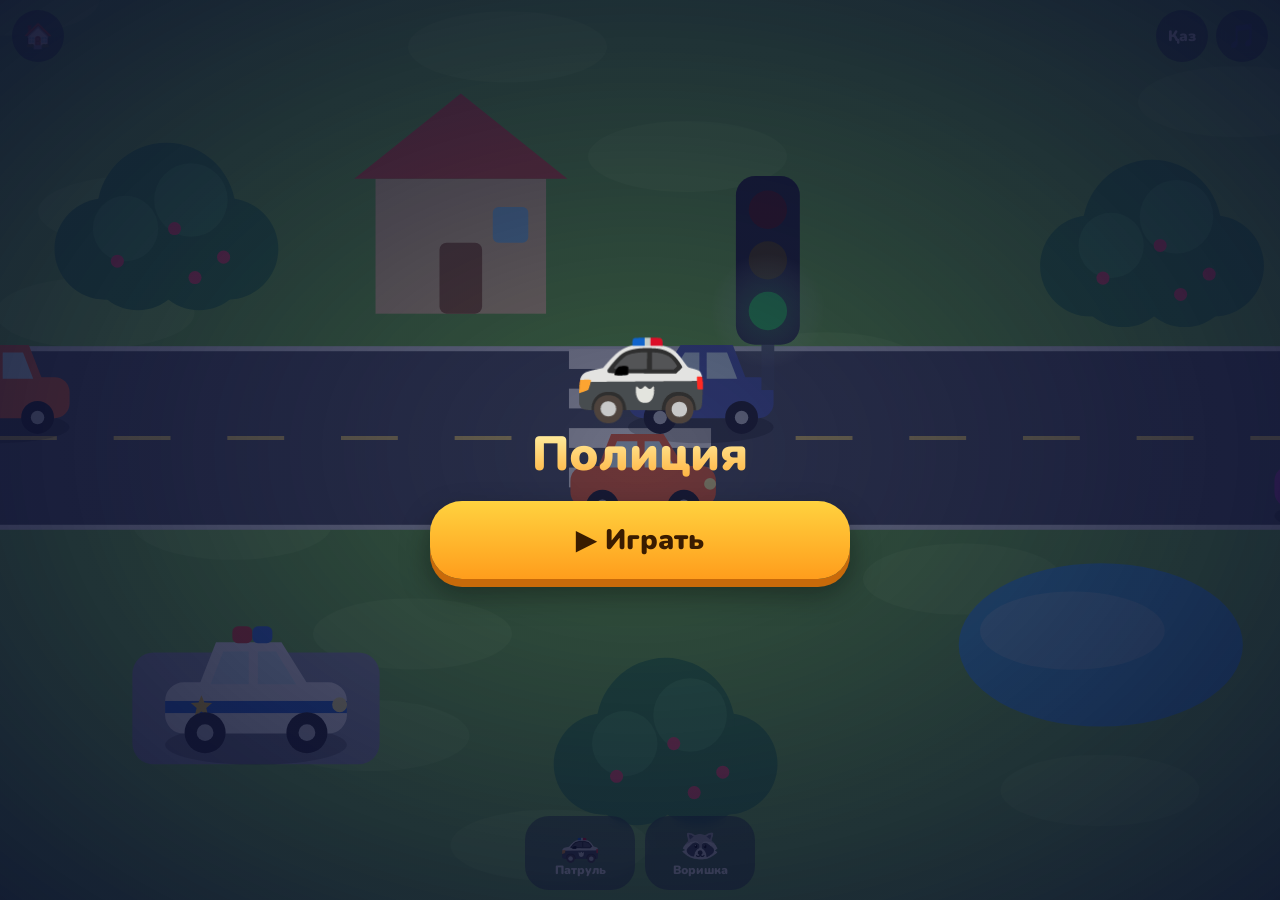
<file: police.html>
<!doctype html>
<html lang="ru">
<head>
<meta charset="utf-8">
<meta name="viewport" content="width=device-width, initial-scale=1, maximum-scale=1, user-scalable=no, viewport-fit=cover">
<meta name="theme-color" content="#7ac74f">
<meta name="mobile-web-app-capable" content="yes">
<title>Полиция</title>
<link rel="icon" href="data:image/svg+xml,<svg xmlns='http://www.w3.org/2000/svg' viewBox='0 0 100 100'><text y='.9em' font-size='90'>🚓</text></svg>">
<link href="https://fonts.googleapis.com/css2?family=Nunito:wght@700;800;900&display=swap" rel="stylesheet">
<link rel="stylesheet" href="kit.css">
</head>
<body>
<script src="kit.js"></script>
<script>
'use strict';
/* =========================================================
   ПОЛИЦИЯ
   patrol — сирена, светофор и утята, потерянный котёнок
   thief  — найди воришку по примете
   ========================================================= */
const TX = {
  siren:{ru:'Нажми на полицейскую машину и включи сирену!', kk:'Полиция көлігін басып, сиренаны қос!'},
  sirenOn:{ru:'Виу-виу! Полиция спешит на помощь!', kk:'Уиу-уиу! Полиция көмекке асығады!'},
  ducks:{ru:'Утята хотят перейти дорогу. Нажми на светофор, чтобы машины остановились!', kk:'Үйрек балапандары жолдан өткісі келеді. Бағдаршамды бас, көліктер тоқтасын!'},
  red:{ru:'Красный свет — машины стоят. Утята, идите!', kk:'Қызыл шам — көліктер тоқтайды. Балапандар, өтіңдер!'},
  crossed:{ru:'Молодец! Утята перешли дорогу. Теперь включи машинам зелёный.', kk:'Жарайсың! Балапандар жолдан өтті. Енді көліктерге жасыл шамды қос.'},
  green:{ru:'Зелёный свет — машины едут!', kk:'Жасыл шам — көліктер жүреді!'},
  kitten:{ru:'Котёнок потерялся! Он прячется в кустах. Найди его!', kk:'Мысық баласы адасып қалды! Ол бұтаның арасында тығылып отыр. Оны тап!'},
  kittenFound:{ru:'Ура! Котёнок нашёлся! Мяу!', kk:'Алақай! Мысық баласы табылды! Мияу!'},
  empty:{ru:'Тут никого нет. Поищи ещё!', kk:'Мұнда ешкім жоқ. Тағы ізде!'},
  thief:{ru:'Кто-то украл пирожок! Помоги полиции найти воришку.', kk:'Біреу бәлішті ұрлап кетті! Полицияға ұрыны табуға көмектес.'},
  clueHat:{ru:c => `Воришка в ${c} шапке!`, kk:c => `Ұры ${c} телпек киген!`},
  clueAnimal:{ru:n => `Воришка — ${n}!`, kk:n => `Ұры — ${n}!`},
  caught:{ru:'Попался! Воришка вернул пирожок и сказал: «Извините!»', kk:'Ұсталды! Ұры бәлішті қайтарып, «Кешіріңіз!» деді.'},
  notHim:{ru:'Нет, это не воришка.', kk:'Жоқ, бұл ұры емес.'}
};
const HATS = {
  red:{hex:'#e8483f', ru:'красной', kk:'қызыл'}, blue:{hex:'#3f7de8', ru:'синей', kk:'көк'},
  green:{hex:'#3fb562', ru:'зелёной', kk:'жасыл'}, yellow:{hex:'#f2c230', ru:'жёлтой', kk:'сары'}
};
const ANIMALS = {fox:{ru:'лиса', kk:'түлкі'}, bear:{ru:'медведь', kk:'аю'}, bunny:{ru:'заяц', kk:'қоян'}, raccoon:{ru:'енот', kk:'жанат'}};

/* ---------- рисунки ---------- */
function drawCar(c, x, y, Lc, h, col, dir, o = {}){
  c.save(); c.translate(x, y); c.scale(dir, 1);
  shadow(c, 0, h*.55, Lc*.5);
  c.fillStyle = col;
  c.beginPath(); c.moveTo(-Lc*.32, -h*.05); c.lineTo(-Lc*.22, -h*.55); c.lineTo(Lc*.14, -h*.55); c.lineTo(Lc*.3, -h*.05); c.closePath(); c.fill();
  rr(c, -Lc/2, -h*.12, Lc, h*.55, h*.2); c.fill();
  c.fillStyle = '#d6f1ff';
  c.beginPath(); c.moveTo(-Lc*.25, -h*.1); c.lineTo(-Lc*.18, -h*.45); c.lineTo(-Lc*.04, -h*.45); c.lineTo(-Lc*.04, -h*.1); c.closePath(); c.fill();
  c.beginPath(); c.moveTo(Lc*.01, -h*.1); c.lineTo(Lc*.01, -h*.45); c.lineTo(Lc*.11, -h*.45); c.lineTo(Lc*.22, -h*.1); c.closePath(); c.fill();
  if (o.police) {
    c.fillStyle = '#2f6fe0'; c.fillRect(-Lc/2, h*.08, Lc, h*.13);
    const flip = o.siren && Math.floor(now*7) % 2;
    if (o.siren) { const gl = c.createRadialGradient(0, -h*.7, 0, 0, -h*.7, h*1.2); gl.addColorStop(0, flip ? 'rgba(255,60,60,.6)' : 'rgba(60,120,255,.6)'); gl.addColorStop(1, 'rgba(255,255,255,0)'); c.fillStyle = gl; c.beginPath(); c.arc(0, -h*.7, h*1.2, 0, 7); c.fill(); }
    rr(c, -Lc*.13, -h*.72, Lc*.11, h*.18, h*.06); c.fillStyle = flip ? '#ffb0b0' : '#e8483f'; c.fill();
    rr(c, -Lc*.02, -h*.72, Lc*.11, h*.18, h*.06); c.fillStyle = o.siren && !flip ? '#b0c8ff' : '#3f7de8'; c.fill();
    c.fillStyle = '#ffd23f'; starPath(c, -Lc*.3, h*.14, h*.12, 0); c.fill();
  }
  circ(c, Lc*.46, h*.12, h*.08, '#fff3a0');
  for (const wx of [-.28, .28]) { circ(c, wx*Lc, h*.42, h*.22, '#2b2b3a'); circ(c, wx*Lc, h*.42, h*.09, '#c9ccd6'); }
  c.restore();
}
function drawDuck(c, x, y, s, col, dir, swim){
  c.save(); c.translate(x, y + (swim ? Math.sin(now*3 + x)*s*.08 : -Math.abs(Math.sin(now*9 + x))*s*.12)); c.scale(dir, 1);
  if (!swim) { c.fillStyle = '#ff9a2e'; c.fillRect(-s*.15, s*.5, s*.1, s*.3); c.fillRect(s*.1, s*.5, s*.1, s*.3); }
  ell(c, 0, s*.2, s*.75, s*.52, col); ell(c, -s*.55, -s*.05, s*.3, s*.2, col, .6);
  circ(c, s*.45, -s*.45, s*.4, col);
  c.fillStyle = '#ff9a2e'; c.beginPath(); c.moveTo(s*.78, -s*.5); c.lineTo(s*1.15, -s*.38); c.lineTo(s*.78, -s*.26); c.closePath(); c.fill();
  circ(c, s*.55, -s*.55, s*.07, '#2b1b3d');
  c.restore();
}
function drawBush(c, x, y, s, rot){
  c.save(); c.translate(x, y + s*.6); c.rotate(rot); c.translate(0, -s*.6);
  for (const [dx, dy, r] of [[-.75, .15, .62], [.75, .15, .62], [0, -.3, .85], [-.35, .3, .6], [.4, .3, .6]]) circ(c, dx*s, dy*s, r*s, '#3f9a4a');
  for (const [dx, dy, r] of [[-.5, -.1, .4], [.3, -.45, .45]]) circ(c, dx*s, dy*s, r*s, '#52b35e');
  for (const [dx, dy] of [[-.6, .3], [.1, -.1], [.7, .25], [.35, .5]]) circ(c, dx*s, dy*s, s*.08, '#ff5a6e');
  c.restore();
}
function drawKitten(c, x, y, s){
  const g = '#ffa94d';
  c.fillStyle = g;
  for (const sd of [-1, 1]) { c.beginPath(); c.moveTo(x + sd*s*.2, y - s*.6); c.lineTo(x + sd*s*.68, y - s*1.1); c.lineTo(x + sd*s*.78, y - s*.3); c.closePath(); c.fill(); }
  circ(c, x, y, s*.8, g); ell(c, x, y + s*.3, s*.4, s*.28, '#fff1dc');
  drawFace(c, x, y - s*.05, s*.62, {mood:'happy', noCheeks:true});
  c.fillStyle = '#ff7f9f'; c.beginPath(); c.moveTo(x - s*.09, y + s*.08); c.lineTo(x + s*.09, y + s*.08); c.lineTo(x, y + s*.18); c.closePath(); c.fill();
}
function drawAnimal(c, kind, x, y, s, o = {}){
  c.save(); c.translate(x, y);
  if (o.rot) c.rotate(o.rot);
  const col = {fox:'#f08a3c', bear:'#a06f45', bunny:'#f1ecf6', raccoon:'#9aa0ab'}[kind];
  if (o.body !== false) {
    rr(c, -s*.7, s*.6, s*1.4, s*1.35, s*.5); c.fillStyle = col; c.fill();
    ell(c, 0, s*1.35, s*.42, s*.5, 'rgba(255,255,255,.45)');
    for (const sd of [-1, 1]) circ(c, sd*s*.8, s*1.15, s*.22, col);
  }
  // уши
  c.fillStyle = col;
  if (kind === 'fox' || kind === 'raccoon') {
    for (const sd of [-1, 1]) {
      c.fillStyle = col; c.beginPath(); c.moveTo(sd*s*.25, -s*.75); c.lineTo(sd*s*.85, -s*1.4); c.lineTo(sd*s*.98, -s*.35); c.closePath(); c.fill();
      c.fillStyle = kind === 'fox' ? '#5a2d12' : '#4a4f5c'; c.beginPath(); c.moveTo(sd*s*.5, -s*.8); c.lineTo(sd*s*.8, -s*1.18); c.lineTo(sd*s*.86, -s*.62); c.closePath(); c.fill();
    }
  } else if (kind === 'bear') {
    for (const sd of [-1, 1]) { circ(c, sd*s*.72, -s*.72, s*.34, col); circ(c, sd*s*.72, -s*.72, s*.17, '#e3c19a'); }
  } else {
    for (const sd of [-1, 1]) { ell(c, sd*s*.42, -s*1.5, s*.24, s*.75, col, sd*.12); ell(c, sd*s*.42, -s*1.5, s*.1, s*.5, '#ffb6cc', sd*.12); }
  }
  circ(c, 0, 0, s, col);
  if (kind === 'raccoon') for (const sd of [-1, 1]) ell(c, sd*s*.38, -s*.1, s*.4, s*.3, '#4a4f5c', sd*.3);
  ell(c, 0, s*.4, s*.52, s*.4, kind === 'bear' ? '#e3c19a' : '#fff');
  c.fillStyle = shade(c, 0, 0, s); c.beginPath(); c.arc(0, 0, s, 0, 7); c.fill();
  drawFace(c, 0, s*.05, s*.62, {mood:o.mood, seed:o.seed, lookX:ptr.x - x, lookY:ptr.y - y, noCheeks:kind === 'raccoon'});
  ell(c, 0, s*.16, s*.12, s*.09, kind === 'bunny' ? '#ff8fa3' : '#2b1b3d');
  if (o.hat) drawBeanie(c, 0, 0, s, o.hat);
  c.restore();
}
function drawBeanie(c, x, y, s, hex){
  c.fillStyle = hex; c.beginPath(); c.ellipse(x, y - s*.42, s*1.0, s*.8, 0, Math.PI, Math.PI*2); c.fill();
  rr(c, x - s*1.05, y - s*.62, s*2.1, s*.3, s*.14); c.fill();
  rr(c, x - s*1.05, y - s*.62, s*2.1, s*.3, s*.14); c.fillStyle = 'rgba(0,0,0,.18)'; c.fill();
  circ(c, x, y - s*1.25, s*.22, '#fff');
}
function drawPie(c, x, y, s){
  ell(c, x, y, s, s*.6, '#e8a04a'); ell(c, x, y - s*.12, s*.8, s*.42, '#f6c877');
  c.strokeStyle = '#c47a2a'; c.lineWidth = s*.1; c.lineCap = 'round';
  for (const dx of [-.35, 0, .35]) { c.beginPath(); c.moveTo(x + dx*s - s*.08, y - s*.22); c.lineTo(x + dx*s + s*.08, y - s*.02); c.stroke(); }
}

/* =========================================================
   ПАТРУЛЬ
   ========================================================= */
let G = {};          // геометрия улицы
let pt = {step:'siren', red:false, sirenUntil:0, cars:[], ducks:{state:'hidden', p:0}, bush:-1, found:false, shake:{i:-1, t:0}, nextAt:0, next:null, meowAt:0};
const CARCOL = ['#ff7043','#ab47bc','#ffca28','#26a69a','#ec407a','#5c6bc0'];
function patrolLayout(){
  const a = area;
  const rh = Math.min(a.h*(land ? .34 : .24), a.w*.3), ry = a.y0 + a.h*.5;
  const top = ry - rh/2, bot = ry + rh/2, carH = rh*.42, carL = carH*1.95;
  G = {rh, ry, top, bot, carH, carL, zx:a.cx, zw:rh*.8, s:rh*.4,
    light:{x:a.cx + rh*.72, y:top - rh*.5},
    police:{x:a.x0 + a.w*.2, y:bot + (a.y1 - bot)*.5},
    pond:{x:a.x0 + a.w*.86, y:bot + (a.y1 - bot)*.42},
    wait:{x:a.cx, y:top - rh*.2}, cross:{x:a.cx, y:bot + rh*.22},
    bushes:[{x:a.x0 + a.w*.13, y:a.y0 + (top - a.y0)*.6}, {x:a.x0 + a.w*.9, y:a.y0 + (top - a.y0)*.66}, {x:a.x0 + a.w*.52, y:bot + (a.y1 - bot)*.8}]};
}
function startPatrol(quiet){
  patrolLayout();
  pt = {step:'siren', red:false, sirenUntil:0, cars:[], ducks:{state:'hidden', p:0}, bush:-1, found:false, shake:{i:-1, t:0}, nextAt:0, next:null, meowAt:0};
  for (let lane = 0; lane < 2; lane++) for (let k = 0; k < 2; k++) pt.cars.push({lane, x:area.x0 + area.w*(.15 + k*.55 + lane*.2), col:pick(CARCOL)});
  if (!quiet) speak(L(TX.siren));
}
function later(sec, fn){ pt.nextAt = now + sec; pt.next = fn; }
function goStep(step){
  pt.step = step;
  if (step === 'siren') speak(L(TX.siren));
  else if (step === 'ducks') { pt.red = false; pt.ducks = {state:'wait', p:0}; sfx.quack(); speak(L(TX.ducks)); }
  else if (step === 'kitten') { pt.bush = Math.floor(Math.random()*3); pt.found = false; pt.meowAt = now + 1.5; sfx.meow(); speak(L(TX.kitten)); }
}
function zebraClear(){ return pt.cars.every(cr => Math.abs(cr.x - G.zx) > G.zw/2 + G.carL/2 + 2); }
function duckPos(p){
  if (p < 0) return {x:G.wait.x + p*G.rh*3, y:G.wait.y + p*G.rh*.8};
  if (p < .6) { const t = p/.6; return {x:G.wait.x, y:lerp(G.wait.y, G.cross.y, t)}; }
  const t = Math.min(1, (p - .6)/.4); return {x:lerp(G.cross.x, G.pond.x, t), y:lerp(G.cross.y, G.pond.y, t)};
}
function updatePatrol(dt){
  const v = G.carL*1.15, stop = pt.red || pt.ducks.state === 'cross';
  for (const cr of pt.cars) {
    const dir = cr.lane ? 1 : -1;
    let nx = cr.x + dir*v*dt;
    const line = G.zx - dir*(G.zw/2 + G.carL/2 + 8);
    if (stop && (cr.x - line)*dir <= 0 && (nx - line)*dir > 0) nx = line;
    for (const o of pt.cars) if (o !== cr && o.lane === cr.lane) { const gap = (o.x - cr.x)*dir; if (gap > 0 && gap < G.carL*1.3 && (o.x - nx)*dir < G.carL*1.25) nx = cr.x; }
    cr.x = nx;
    if (dir > 0 && cr.x > W + G.carL) { cr.x = -G.carL*rand(1, 2.5); cr.col = pick(CARCOL); }
    if (dir < 0 && cr.x < -G.carL) { cr.x = W + G.carL*rand(1, 2.5); cr.col = pick(CARCOL); }
  }
  const d = pt.ducks;
  if (d.state === 'wait' && pt.red && zebraClear()) { d.state = 'cross'; sfx.quack(); }
  if (d.state === 'cross' || d.state === 'topond') {
    d.p += dt/5.5;
    if (Math.random() < .02) sfx.quack();
    if (d.state === 'cross' && d.p - 3*.07 >= .6) {
      d.state = 'topond';
      if (pt.step === 'ducks') { pt.step = 'green'; sfx.success(); addStar(G.cross.x, G.cross.y); speak(L(TX.crossed)); }
    }
    if (d.p - 3*.07 >= 1) d.state = 'pond';
  }
  if (pt.step === 'kitten' && !pt.found && now > pt.meowAt) { pt.meowAt = now + 2.6; sfx.meow(); pt.shake = {i:pt.bush, t:.6}; }
  pt.shake.t = Math.max(0, pt.shake.t - dt);
  if (pt.nextAt && now > pt.nextAt) { pt.nextAt = 0; const f = pt.next; pt.next = null; if (f) f(); }
}
function patrolTap(x, y){
  const s = G.s;
  if (Math.hypot(x - G.police.x, y - G.police.y) < G.carL*.75) {
    pt.sirenUntil = now + 2.6; sfx.siren();
    if (pt.step === 'siren') { pt.step = 'wait'; addStar(G.police.x, G.police.y - G.carH); speak(L(TX.sirenOn)); later(3.6, () => goStep('ducks')); }
    return;
  }
  if (Math.abs(x - G.light.x) < G.rh*.3 && Math.abs(y - G.light.y) < G.rh*.62) {
    pt.red = !pt.red; sfx.tap();
    if (pt.step === 'ducks' && pt.red) speak(L(TX.red));
    else if (pt.step === 'green' && !pt.red) { pt.step = 'wait'; addStar(G.light.x, G.light.y); speak(L(TX.green)); later(3.2, () => goStep('kitten')); }
    return;
  }
  for (let i = 0; i < 3; i++) {
    const b = G.bushes[i];
    if (Math.hypot(x - b.x, y - b.y) < s*1.6) {
      pt.shake = {i, t:.5}; sfx.pick();
      if (pt.step === 'kitten' && !pt.found) {
        if (i === pt.bush) { pt.found = true; pt.step = 'wait'; sfx.meow(); sfx.success(); addStar(b.x, b.y - s); speak(L(TX.kittenFound)); later(4.2, () => { pt.bush = -1; goStep('siren'); }); }
        else speak(L(TX.empty));
      }
      return;
    }
  }
  for (const cr of pt.cars) { const cy = G.ry + (cr.lane ? 1 : -1)*G.rh*.25; if (Math.abs(x - cr.x) < G.carL*.6 && Math.abs(y - cy) < G.carH) { sfx.honk(); return; } }
}
function renderPatrol(){
  const c = ctx, a = area, s = G.s;
  c.fillStyle = '#7ac74f'; c.fillRect(0, 0, W, H);
  c.fillStyle = '#8ad65c'; for (let i = 0; i < 14; i++) ell(c, (i*137.5) % W, (i*211.3) % H, s*1.4, s*.5, '#8ad65c');
  // домик и дерево (фон)
  const hx = a.x0 + a.w*.36, hy = G.top - s*.5;
  if (hy - s*3.2 > a.y0 - s) {
    c.fillStyle = '#ffe0a3'; c.fillRect(hx - s*1.2, hy - s*1.9, s*2.4, s*1.9);
    c.fillStyle = '#e8604a'; c.beginPath(); c.moveTo(hx - s*1.5, hy - s*1.9); c.lineTo(hx, hy - s*3.1); c.lineTo(hx + s*1.5, hy - s*1.9); c.closePath(); c.fill();
    rr(c, hx - s*.3, hy - s*1.0, s*.6, s*1.0, s*.1); c.fillStyle = '#a8703e'; c.fill();
    rr(c, hx + s*.45, hy - s*1.5, s*.5, s*.5, s*.08); c.fillStyle = '#9adfff'; c.fill();
  }
  // дорога и переход
  c.fillStyle = '#5b6170'; c.fillRect(0, G.top, W, G.rh);
  c.fillStyle = '#e9edf5'; c.fillRect(0, G.top - 3, W, 5); c.fillRect(0, G.bot - 2, W, 5);
  c.fillStyle = '#ffe27a';
  for (let x = (a.x0 % 60); x < W; x += s*1.6) if (Math.abs(x + s*.4 - G.zx) > G.zw*.7) c.fillRect(x, G.ry - 2, s*.8, 4);
  c.fillStyle = '#fff';
  const n = 5, sw = G.rh/(n*2 - 1);
  for (let i = 0; i < n; i++) c.fillRect(G.zx - G.zw/2, G.top + i*2*sw, G.zw, sw);
  // пруд
  ell(c, G.pond.x, G.pond.y, s*2.0, s*1.15, '#4fb8e8'); ell(c, G.pond.x - s*.4, G.pond.y - s*.2, s*1.3, s*.55, 'rgba(255,255,255,.25)');
  // кусты
  G.bushes.forEach((b, i) => {
    const sh = pt.shake.i === i && pt.shake.t > 0 ? Math.sin(now*40)*.12 : 0;
    if (pt.found && pt.bush === i) drawKitten(c, b.x, b.y - s*1.35 - Math.abs(Math.sin(now*6))*s*.15, s*.75);
    drawBush(c, b.x, b.y, s*1.15, sh);
  });
  // утки
  const d = pt.ducks;
  if (d.state !== 'hidden') for (let i = 3; i >= 0; i--) {
    const swim = d.state === 'pond';
    let p;
    if (swim) p = {x:G.pond.x + Math.cos(now*.5 + i*1.6)*s*1.2, y:G.pond.y + Math.sin(now*.5 + i*1.6)*s*.5};
    else p = duckPos(d.p - i*.07);
    drawDuck(c, p.x, p.y, i === 0 ? s*.62 : s*.4, i === 0 ? '#fff' : '#ffd93b', swim ? (Math.sin(now*.5 + i*1.6) > 0 ? -1 : 1) : 1, swim);
  }
  // машины
  for (const cr of pt.cars) drawCar(c, cr.x, G.ry + (cr.lane ? 1 : -1)*G.rh*.25 - G.carH*.1, G.carL, G.carH, cr.col, cr.lane ? 1 : -1);
  // светофор
  const l = G.light, lw = G.rh*.36, lh = G.rh*.95;
  c.fillStyle = '#5d6579'; c.fillRect(l.x - lw*.1, l.y + lh*.4, lw*.2, G.rh*.35);
  rr(c, l.x - lw/2, l.y - lh/2, lw, lh, lw*.3); c.fillStyle = '#2b2f3d'; c.fill();
  const lamps = [[pt.red, '#ff4438', '#5a2020'], [false, '#ffc93c', '#5a4a1a'], [!pt.red, '#3ddc68', '#1a4a28']];
  lamps.forEach(([on, c1, c0], i) => {
    const yy = l.y + (i - 1)*lh*.3;
    if (on) { const gl = c.createRadialGradient(l.x, yy, 0, l.x, yy, lw*.9); gl.addColorStop(0, c1); gl.addColorStop(1, 'rgba(255,255,255,0)'); c.globalAlpha = .5; c.fillStyle = gl; c.beginPath(); c.arc(l.x, yy, lw*.9, 0, 7); c.fill(); c.globalAlpha = 1; }
    circ(c, l.x, yy, lw*.3, on ? c1 : c0);
  });
  // полицейская машина
  const son = now < pt.sirenUntil, pp = G.police, ps = 1.25;
  rr(c, pp.x - G.carL*.85, pp.y - G.carH*.2, G.carL*1.7, G.carH*1.5, s*.3); c.fillStyle = '#9aa3b5'; c.fill();
  drawCar(c, pp.x, pp.y + G.carH*.35 - (son ? Math.abs(Math.sin(now*12))*s*.15 : 0), G.carL*ps, G.carH*ps, '#f5f7ff', 1, {police:true, siren:son});
  // подсказки
  if (!started) return;
  if (pt.step === 'siren') ring(c, pp.x, pp.y + G.carH*.3, G.carL*.85);
  else if ((pt.step === 'ducks' && !pt.red) || pt.step === 'green') ring(c, l.x, l.y, lh*.62);
}

/* =========================================================
   НАЙДИ ВОРИШКУ
   ========================================================= */
let th = {sus:[], thief:0, clue:'hat', found:false, nextAt:0, shake:{i:-1, t:0}, n:0};
function thiefPos(i){
  const a = area, cols = land ? 4 : 2, rows = land ? 1 : 2;
  const top = a.y0 + a.h*(land ? .3 : .22), cw = a.w/cols, ch = (a.y1 - (land ? 0 : 58) - top)/rows;
  return {x:a.x0 + cw*(i % cols + .5), y:top + ch*(Math.floor(i/cols) + .42), s:Math.min(cw*.22, ch*.2)};
}
function newThief(prefix = ''){
  const an = shuffle(Object.keys(ANIMALS)), hats = shuffle(Object.keys(HATS));
  th.sus = an.map((a, i) => ({animal:a, hat:hats[i], seed:i*1.9}));
  th.thief = Math.floor(Math.random()*4); th.found = false; th.nextAt = 0;
  th.clue = th.n++ % 2 ? 'animal' : 'hat';
  speak(prefix + clueText());
}
function clueText(){
  const t = th.sus[th.thief];
  return th.clue === 'hat' ? TX.clueHat[lang](L(HATS[t.hat])) : TX.clueAnimal[lang](L(ANIMALS[t.animal]));
}
function updateThief(dt){
  th.shake.t = Math.max(0, th.shake.t - dt);
  if (th.nextAt && now > th.nextAt) newThief();
}
function thiefTap(x, y){
  if (th.found) return;
  for (let i = 0; i < 4; i++) {
    const p = thiefPos(i);
    if (Math.abs(x - p.x) < p.s*1.7 && y > p.y - p.s*2.2 && y < p.y + p.s*2.4) {
      if (i === th.thief) { th.found = true; sfx.success(); addStar(p.x, p.y); speak(praise() + ' ' + L(TX.caught)); th.nextAt = now + 6; }
      else { th.shake = {i, t:.6}; sfx.soft(); speak(L(TX.notHim) + ' ' + clueText()); }
      return;
    }
  }
  if (y < thiefPos(0).y - thiefPos(0).s*2.2) { sfx.tap(); speak(clueText()); }
}
function renderThief(){
  const c = ctx, a = area;
  const p0 = thiefPos(0), fy = land ? a.y1 - a.h*.1 : a.y1 - a.h*.04;
  c.fillStyle = '#cfe6f7'; c.fillRect(0, 0, W, H);
  c.strokeStyle = 'rgba(60,90,140,.18)'; c.lineWidth = 3;
  for (let y = a.y0 + a.h*.2; y < H; y += p0.s*.9) { c.beginPath(); c.moveTo(0, y); c.lineTo(W, y); c.stroke(); }
  // подсказка: пирожок → примета
  if (th.sus.length) {
    const t = th.sus[th.thief], bs = Math.min(a.h*.075, a.w*.07), bx = a.cx, by = a.y0 + (land ? a.h*.13 : a.h*.09);
    rr(c, bx - bs*3.6, by - bs*1.35, bs*7.2, bs*2.7, bs*1.35); c.fillStyle = '#fff'; c.fill();
    c.strokeStyle = '#3f7de8'; c.lineWidth = 4; c.stroke();
    drawPie(c, bx - bs*2.1, by + bs*.1, bs*.95);
    c.fillStyle = '#3f7de8'; c.font = `900 ${bs*1.5}px Nunito, system-ui, sans-serif`; c.textAlign = 'center'; c.textBaseline = 'middle';
    c.fillText('→', bx - bs*.1, by);
    if (th.clue === 'hat') drawBeanie(c, bx + bs*2.0, by + bs*.75, bs*.85, HATS[t.hat].hex);
    else drawAnimal(c, t.animal, bx + bs*2.0, by + bs*.1, bs*.8, {body:false});
  }
  th.sus.forEach((su, i) => {
    const p = thiefPos(i), s = p.s, isT = th.found && i === th.thief;
    rr(c, p.x - s*1.6, p.y + s*2.0, s*3.2, s*.35, s*.17); c.fillStyle = 'rgba(60,90,140,.25)'; c.fill();
    const rot = th.shake.i === i && th.shake.t > 0 ? Math.sin(th.shake.t*30)*.15 : 0;
    const mood = th.found ? (isT ? 'scared' : 'happy') : 'normal';
    drawAnimal(c, su.animal, p.x, p.y - (th.found && !isT ? Math.abs(Math.sin(now*6 + i))*s*.15 : 0), s, {hat:HATS[su.hat].hex, mood, rot, seed:su.seed});
    if (isT) drawPie(c, p.x, p.y + s*1.35, s*.55);
  });
}

kitStart({
  key:'police', icon:'🚓', title:{ru:'Полиция', kk:'Полиция'},
  modes:[
    {id:'patrol', icon:'🚓', name:{ru:'Патруль', kk:'Патруль'}},
    {id:'thief',  icon:'🦝', name:{ru:'Воришка', kk:'Ұры'}}
  ],
  layout(){ patrolLayout(); },
  setMode(m, quiet){ if (m === 'patrol') { subTop = !land; startPatrol(quiet); } else { th.n = 0; newThief(L(TX.thief) + ' '); } },
  lang(){
    if (mode === 'thief') { speak(clueText()); return; }
    const k = {siren:'siren', ducks:'ducks', green:'crossed', kitten:'kitten'}[pt.step];
    if (k) speak(L(TX[k]));
  },
  update(dt){ if (mode === 'patrol') updatePatrol(dt); else updateThief(dt); },
  render(){ if (mode === 'patrol') renderPatrol(); else renderThief(); },
  down(x, y){ if (mode === 'patrol') patrolTap(x, y); else thiefTap(x, y); }
});
</script>
</body>
</html>
</file>
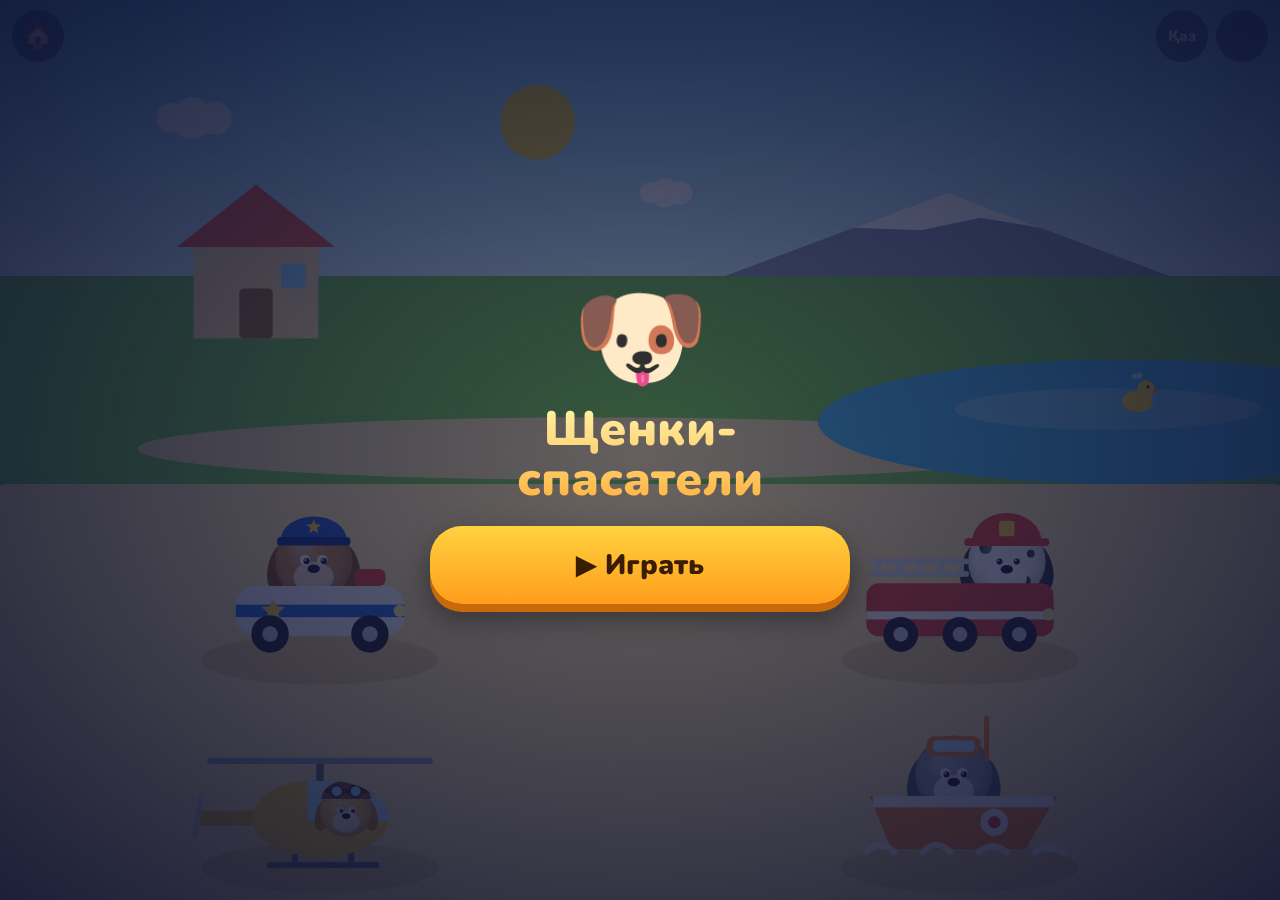
<file: puppies.html>
<!doctype html>
<html lang="ru">
<head>
<meta charset="utf-8">
<meta name="viewport" content="width=device-width, initial-scale=1, maximum-scale=1, user-scalable=no, viewport-fit=cover">
<meta name="theme-color" content="#7fd0f5">
<meta name="mobile-web-app-capable" content="yes">
<title>Щенки-спасатели</title>
<link rel="icon" href="data:image/svg+xml,<svg xmlns='http://www.w3.org/2000/svg' viewBox='0 0 100 100'><text y='.9em' font-size='90'>🐶</text></svg>">
<link href="https://fonts.googleapis.com/css2?family=Nunito:wght@700;800;900&display=swap" rel="stylesheet">
<link rel="stylesheet" href="kit.css">
</head>
<body>
<script src="kit.js"></script>
<script>
'use strict';
/* =========================================================
   ЩЕНКИ-СПАСАТЕЛИ
   Приходит вызов — ребёнок выбирает щенка с нужной машиной.
   Имена щенков можно поменять в PUPS (поле name).
   ========================================================= */
const PUPS = [
  {id:'police', name:'Гром',    fur:'#c98a4b', ear:'#8a5a2b', muz:'#f3dcc0',
   intro:{ru:'Я Гром, полицейский. Я ловлю воришек.', kk:'Мен Гром, полицеймін. Мен ұрыларды ұстаймын.'}},
  {id:'fire',   name:'Огонёк',  fur:'#f7f7f7', ear:'#3a3a44', muz:'#ffffff',
   intro:{ru:'Я Огонёк, пожарный. Я тушу огонь.', kk:'Мен Огонёк, өрт сөндірушімін. Мен от сөндіремін.'}},
  {id:'pilot',  name:'Ветерок', fur:'#f2c14e', ear:'#c48a22', muz:'#fff3d6',
   intro:{ru:'Я Ветерок, лётчик. Я летаю высоко.', kk:'Мен Ветерок, ұшқышпын. Мен биікте ұшамын.'}},
  {id:'water',  name:'Буль',    fur:'#9aa0ab', ear:'#5d6270', muz:'#e9ecf2',
   intro:{ru:'Я Буль, спасатель. Я плаваю на лодке.', kk:'Мен Буль, құтқарушымын. Мен қайықпен жүземін.'}}
];
const CALLS = {
  fire:  {pup:'fire',
    call:{ru:'Тревога! В домике пожар! Кто потушит огонь?', kk:'Дабыл! Үйде өрт шықты! Отты кім сөндіреді?'},
    done:{ru:'Огонёк — пожарный! Он потушил огонь водой.', kk:'Огонёк — өрт сөндіруші! Ол отты сумен сөндірді.'}},
  thief: {pup:'police',
    call:{ru:'Тревога! Енот утащил пирожок! Кто его поймает?', kk:'Дабыл! Жанат бәлішті алып қашты! Оны кім ұстайды?'},
    done:{ru:'Гром — полицейский! Он поймал воришку.', kk:'Гром — полицей! Ол ұрыны ұстады.'}},
  water: {pup:'water',
    call:{ru:'Тревога! Утёнок уплыл далеко по реке! Кто его спасёт?', kk:'Дабыл! Үйрек балапаны өзенмен алысқа жүзіп кетті! Оны кім құтқарады?'},
    done:{ru:'Буль — спасатель на воде! Он привёз утёнка на лодке.', kk:'Буль — судағы құтқарушы! Ол балапанды қайықпен алып келді.'}},
  high:  {pup:'pilot',
    call:{ru:'Тревога! Котёнок забрался на высокую гору! Кто его снимет?', kk:'Дабыл! Мысық баласы биік тауға шығып кетті! Оны кім түсіреді?'},
    done:{ru:'Ветерок — лётчик! Он снял котёнка на вертолёте.', kk:'Ветерок — ұшқыш! Ол мысықты тікұшақпен түсірді.'}}
};
const OTHER = {ru:'Тут нужен другой щенок!', kk:'Мұнда басқа күшік керек!'};

/* ---------- щенки и машины ---------- */
function drawPupHead(c, x, y, s, p, mood){
  for (const sd of [-1, 1]) ell(c, x + sd*s*.88, y + s*.15, s*.3, s*.62, p.ear, sd*-.25);
  circ(c, x, y, s, p.fur);
  if (p.id === 'fire') for (const [dx, dy, r] of [[-.55, -.35, .16], [.5, .5, .12], [.62, -.2, .1]]) circ(c, x + dx*s, y + dy*s, r*s, '#3a3a44');
  ell(c, x, y + s*.42, s*.52, s*.4, p.muz);
  c.fillStyle = shade(c, x, y, s); c.beginPath(); c.arc(x, y, s, 0, 7); c.fill();
  drawFace(c, x, y + s*.05, s*.62, {mood, seed:p.name.length, noCheeks:true});
  ell(c, x, y + s*.2, s*.16, s*.11, '#2b1b3d');
  // головные уборы
  if (p.id === 'police') {
    c.fillStyle = '#2f5fd0'; c.beginPath(); c.ellipse(x, y - s*.55, s*.85, s*.6, 0, Math.PI, Math.PI*2); c.fill();
    rr(c, x - s*.95, y - s*.62, s*1.9, s*.22, s*.1); c.fillStyle = '#1d3f96'; c.fill();
    c.fillStyle = '#ffd23f'; starPath(c, x, y - s*.88, s*.2, 0); c.fill();
  } else if (p.id === 'fire') {
    c.fillStyle = '#e8483f'; c.beginPath(); c.ellipse(x, y - s*.5, s*.9, s*.75, 0, Math.PI, Math.PI*2); c.fill();
    rr(c, x - s*1.1, y - s*.6, s*2.2, s*.2, s*.1); c.fill();
    rr(c, x - s*.2, y - s*1.05, s*.4, s*.4, s*.08); c.fillStyle = '#ffd23f'; c.fill();
  } else if (p.id === 'pilot') {
    c.fillStyle = '#8a5a3c'; c.beginPath(); c.ellipse(x, y - s*.45, s*.95, s*.7, 0, Math.PI, Math.PI*2); c.fill();
    rr(c, x - s*.8, y - s*.85, s*1.6, s*.2, s*.1); c.fillStyle = '#5a3a24'; c.fill();
    for (const sd of [-1, 1]) { circ(c, x + sd*s*.36, y - s*.75, s*.27, '#5a3a24'); circ(c, x + sd*s*.36, y - s*.75, s*.19, '#9adfff'); }
  } else {
    rr(c, x - s*.7, y - s*.98, s*1.4, s*.5, s*.2); c.fillStyle = '#ff8c2e'; c.fill();
    rr(c, x - s*.55, y - s*.88, s*1.1, s*.3, s*.12); c.fillStyle = '#bfeaff'; c.fill();
    c.strokeStyle = '#ff8c2e'; c.lineWidth = s*.13; c.lineCap = 'round';
    c.beginPath(); c.moveTo(x + s*.85, y - s*.4); c.lineTo(x + s*.85, y - s*1.45); c.stroke();
  }
}
function wheels(c, s, xs, r){ for (const wx of xs) { circ(c, wx*s, s*.42, r*s, '#2b2b3a'); circ(c, wx*s, s*.42, r*s*.42, '#c9ccd6'); } }
// щенок в своей машине; s — размер головы щенка
function drawPupIn(c, p, x, y, s, o = {}){
  c.save(); c.translate(x, y);
  if (o.rot) c.rotate(o.rot);
  if (o.dir < 0) c.scale(-1, 1);
  const hy = -s*.75;
  if (p.id === 'police') {
    drawPupHead(c, -s*.1, hy, s*.62, p, o.mood);
    rr(c, -s*1.35, -s*.35, s*2.7, s*.8, s*.3); c.fillStyle = '#f5f7ff'; c.fill();
    c.fillStyle = '#2f6fe0'; c.fillRect(-s*1.35, -s*.05, s*2.7, s*.2);
    c.fillStyle = '#ffd23f'; starPath(c, -s*.75, s*.05, s*.2, 0); c.fill();
    const fl = o.siren && Math.floor(now*7) % 2;
    rr(c, s*.55, -s*.62, s*.5, s*.27, s*.1); c.fillStyle = fl ? '#ff9a9a' : '#e8483f'; c.fill();
    circ(c, s*1.28, s*.05, s*.1, '#fff3a0');
    wheels(c, s, [-.8, .8], .3);
  } else if (p.id === 'fire') {
    drawPupHead(c, s*.75, hy, s*.62, p, o.mood);
    rr(c, -s*1.5, -s*.4, s*3.0, s*.85, s*.2); c.fillStyle = '#e8483f'; c.fill();
    c.fillStyle = '#fff'; c.fillRect(-s*1.5, s*.05, s*3.0, s*.13);
    c.strokeStyle = '#d9dde6'; c.lineWidth = s*.09;
    c.beginPath(); c.moveTo(-s*1.4, -s*.55); c.lineTo(s*.1, -s*.55); c.moveTo(-s*1.4, -s*.75); c.lineTo(s*.1, -s*.75); c.stroke();
    for (let i = 0; i < 5; i++) { c.beginPath(); c.moveTo(-s*1.3 + i*s*.33, -s*.55); c.lineTo(-s*1.3 + i*s*.33, -s*.75); c.stroke(); }
    circ(c, s*1.42, s*.1, s*.1, '#fff3a0');
    wheels(c, s, [-.95, 0, .95], .28);
  } else if (p.id === 'pilot') {
    c.strokeStyle = '#6b7080'; c.lineWidth = s*.1; c.lineCap = 'round';
    c.beginPath(); c.moveTo(-s*.8, s*.75); c.lineTo(s*.9, s*.75); c.moveTo(-s*.4, s*.4); c.lineTo(-s*.4, s*.75); c.moveTo(s*.5, s*.4); c.lineTo(s*.5, s*.75); c.stroke();
    rr(c, -s*2.0, -s*.12, s*1.4, s*.24, s*.12); c.fillStyle = '#f2b82e'; c.fill();
    c.save(); c.translate(-s*1.95, -s*.05); c.rotate(now*20); c.fillStyle = '#c9ccd6'; c.fillRect(-s*.35, -s*.04, s*.7, s*.08); c.restore();
    ell(c, 0, s*.0, s*1.1, s*.62, '#ffd23f');
    c.save(); c.beginPath(); c.ellipse(0, 0, s*1.1, s*.62, 0, 0, 7); c.clip();
    c.fillStyle = '#bfeaff'; c.fillRect(-s*.2, -s*.7, s*1.5, s*.75);
    drawPupHead(c, s*.42, -s*.12, s*.42, p, o.mood);
    c.restore();
    c.fillStyle = '#6b7080'; c.fillRect(-s*.06, -s*.9, s*.12, s*.3);
    const rw = s*1.7*Math.abs(Math.cos(now*18)) + s*.2;
    rr(c, -rw, -s*.97, rw*2, s*.1, s*.05); c.fillStyle = '#9aa3b5'; c.fill();
  } else {
    drawPupHead(c, -s*.1, hy + s*.1, s*.62, p, o.mood);
    c.fillStyle = '#ff8c2e'; c.beginPath(); c.moveTo(-s*1.45, -s*.3); c.lineTo(s*1.55, -s*.3); c.lineTo(s*1.05, s*.55); c.lineTo(-s*1.1, s*.55); c.closePath(); c.fill();
    c.fillStyle = '#fff'; c.fillRect(-s*1.4, -s*.3, s*2.9, s*.18);
    circ(c, s*.55, s*.12, s*.22, '#fff'); circ(c, s*.55, s*.12, s*.1, '#e8483f');
    c.strokeStyle = 'rgba(255,255,255,.85)'; c.lineWidth = s*.1; c.lineCap = 'round';
    c.beginPath(); for (let i = 0; i < 4; i++) { const wx = -s*1.5 + i*s*.9; c.moveTo(wx, s*.6); c.quadraticCurveTo(wx + s*.22, s*.42 + Math.sin(now*4 + i)*s*.06, wx + s*.45, s*.6); } c.stroke();
  }
  c.restore();
}
function drawFlame(c, x, y, s){
  for (const [k, col] of [[1, '#ff6a2e'], [.62, '#ffb23f'], [.32, '#fff1a0']]) {
    const h = s*k*(1 + .12*Math.sin(now*14 + x + k*5));
    c.fillStyle = col; c.beginPath(); c.moveTo(x, y - h*1.5);
    c.quadraticCurveTo(x + h*.85, y - h*.4, x + h*.45, y); c.quadraticCurveTo(x, y + h*.15, x - h*.45, y);
    c.quadraticCurveTo(x - h*.85, y - h*.4, x, y - h*1.5); c.fill();
  }
}
function drawRaccoon(c, x, y, s, mood){
  c.fillStyle = '#9aa0ab';
  for (const sd of [-1, 1]) { c.beginPath(); c.moveTo(x + sd*s*.25, y - s*.75); c.lineTo(x + sd*s*.8, y - s*1.3); c.lineTo(x + sd*s*.95, y - s*.35); c.closePath(); c.fill(); }
  rr(c, x - s*.6, y + s*.6, s*1.2, s*1.0, s*.4); c.fill();
  circ(c, x, y, s, '#9aa0ab');
  for (const sd of [-1, 1]) ell(c, x + sd*s*.38, y - s*.1, s*.4, s*.3, '#4a4f5c', sd*.3);
  ell(c, x, y + s*.4, s*.5, s*.38, '#fff');
  drawFace(c, x, y + s*.05, s*.62, {mood, noCheeks:true, seed:7});
  ell(c, x, y + s*.16, s*.12, s*.09, '#2b1b3d');
}
function drawPie(c, x, y, s){ ell(c, x, y, s, s*.6, '#e8a04a'); ell(c, x, y - s*.12, s*.8, s*.42, '#f6c877'); }
function drawKitten(c, x, y, s, mood){
  c.fillStyle = '#ffa94d';
  for (const sd of [-1, 1]) { c.beginPath(); c.moveTo(x + sd*s*.2, y - s*.6); c.lineTo(x + sd*s*.68, y - s*1.1); c.lineTo(x + sd*s*.78, y - s*.3); c.closePath(); c.fill(); }
  circ(c, x, y, s*.8, '#ffa94d'); ell(c, x, y + s*.3, s*.4, s*.28, '#fff1dc');
  drawFace(c, x, y - s*.05, s*.62, {mood, noCheeks:true, seed:4});
}
function drawDuckling(c, x, y, s){
  ell(c, x, y + s*.2, s*.75, s*.5, '#ffd93b'); circ(c, x + s*.4, y - s*.4, s*.42, '#ffd93b');
  c.fillStyle = '#ff9a2e'; c.beginPath(); c.moveTo(x + s*.75, y - s*.45); c.lineTo(x + s*1.12, y - s*.33); c.lineTo(x + s*.75, y - s*.22); c.closePath(); c.fill();
  circ(c, x + s*.5, y - s*.5, s*.07, '#2b1b3d');
}

/* ---------- геометрия ---------- */
function geo(){
  const a = area; let S; const slots = [];
  if (land) {
    S = {x:a.x0, y:a.y0, w:a.w*.6, h:a.h};
    const gx = a.x0 + a.w*.6, cw = a.w*.4/2, ch = a.h/2;
    for (let i = 0; i < 4; i++) slots.push({x:gx + cw*(i % 2 + .5), y:a.y0 + ch*(Math.floor(i/2) + .62), s:Math.min(cw*.3, ch*.27)});
  } else {
    S = {x:a.x0, y:a.y0, w:a.w, h:a.h*.5};
    const cw = a.w/2, ch = a.h*.5/2;
    for (let i = 0; i < 4; i++) slots.push({x:a.x0 + cw*(i % 2 + .5), y:S.y + S.h + ch*(Math.floor(i/2) + .62), s:Math.min(cw*.26, ch*.3)});
  }
  const u = Math.min(S.w, S.h)*.1, gy = S.y + S.h*.5;
  const g = {S, slots, u, gy,
    house:{x:S.x + S.w*.2, y:gy + u*1.5}, peak:{x:S.x + S.w*.74, y:S.y + S.h*.22},
    road:{x:S.x + S.w*.5, y:S.y + S.h*.84}, river:{x:S.x + S.w*.84, y:S.y + S.h*.8}};
  g.spot = {fire:{x:g.house.x, y:g.house.y - u*2.2}, thief:g.road, water:g.river, high:g.peak};
  g.alert = {fire:{x:g.house.x + u*2.2, y:g.house.y - u*3.2}, thief:{x:g.road.x, y:g.road.y - u*2.6}, water:{x:g.river.x, y:g.river.y - u*2.0}, high:{x:g.peak.x - u*1.9, y:g.peak.y + u*1.3}};
  g.target = {fire:{x:g.house.x + u*3.1, y:g.house.y + u*.3}, thief:{x:g.road.x - u*2.6, y:g.road.y}, water:{x:g.river.x - u*1.3, y:g.river.y + u*.2}, high:{x:g.peak.x - u*2.1, y:g.peak.y + u*.5}};
  return g;
}

/* ---------- ход игры ---------- */
let pp = {call:null, phase:'idle', t:0, hero:-1, wrong:{i:-1, t:0}, nextAt:0, last:null};
function newCall(quiet){
  const keys = Object.keys(CALLS).filter(k => k !== pp.last);
  pp = {call:pick(keys), phase:'wait', t:0, hero:-1, wrong:{i:-1, t:0}, nextAt:0, last:pp.last};
  pp.last = pp.call;
  if (!quiet) { tone(784, .2, {type:'triangle', vol:.09}); tone(988, .25, {type:'triangle', vol:.09, when:.28}); speak(L(CALLS[pp.call].call)); }
}
function update(dt){
  pp.t += dt; pp.wrong.t = Math.max(0, pp.wrong.t - dt);
  const g = geo();
  if (pp.phase === 'go' && pp.t > 1.7) { pp.phase = 'fix'; pp.t = 0; if (pp.call === 'fire' || pp.call === 'water') sfx.splash(); else sfx.pick(); }
  else if (pp.phase === 'fix') {
    if (pp.call === 'fire' && Math.random() < .7) { const tg = g.target.fire; puff(tg.x - g.u*1.3, tg.y - g.u*1.2, '#8fd8ff', 2, {vx:-g.u*9, vy:-g.u*7, g:g.u*14, r:rand(3, 6), decay:1.4}); }
    if (pp.t > 1.7) {
      pp.phase = 'back'; pp.t = 0;
      sfx.success(); addStar(g.spot[pp.call].x, g.spot[pp.call].y);
      speak(praise() + ' ' + L(CALLS[pp.call].done));
    }
  } else if (pp.phase === 'back' && pp.t > 1.6) { pp.phase = 'done'; pp.t = 0; pp.nextAt = now + 3.2; }
  if (pp.nextAt && now > pp.nextAt) newCall();
}
function tap(x, y){
  const g = geo();
  for (let i = 0; i < 4; i++) {
    const sl = g.slots[i];
    if (Math.abs(x - sl.x) < sl.s*2.2 && Math.abs(y - (sl.y - sl.s*.4)) < sl.s*2.2) {
      if (pp.phase !== 'wait') { if (pp.phase === 'done') { sfx.tap(); speak(L(PUPS[i].intro)); } return; }
      if (PUPS[i].id === CALLS[pp.call].pup) { pp.phase = 'go'; pp.t = 0; pp.hero = i; if (PUPS[i].id === 'pilot') sfx.whoosh(); else sfx.siren(); }
      else { pp.wrong = {i, t:.6}; sfx.soft(); speak(L(PUPS[i].intro) + ' ' + L(OTHER)); }
      return;
    }
  }
  if (pp.phase === 'wait' && y < g.S.y + g.S.h && x < g.S.x + g.S.w) { sfx.tap(); speak(L(CALLS[pp.call].call)); }
}
function render(){
  const c = ctx, a = area, g = geo(), S = g.S, u = g.u, gy = g.gy;
  // небо, солнце, облака
  const sg = c.createLinearGradient(0, 0, 0, gy); sg.addColorStop(0, '#7fd0f5'); sg.addColorStop(1, '#d4f3ff');
  c.fillStyle = sg; c.fillRect(0, 0, W, gy + 5);
  circ(c, S.x + S.w*.42, S.y + u*1.3, u*.9, '#ffd93b');
  for (const [fx, fy, k] of [[.12, .12, 1], [.55, .3, .7]]) { const x = S.x + S.w*fx + Math.sin(now*.1 + fx*9)*u, y = S.y + S.h*fy; for (const [dx, r] of [[0, .5], [.55, .4], [-.5, .36]]) circ(c, x + dx*u*k, y, r*u*k, 'rgba(255,255,255,.85)'); }
  // гора
  const pk = g.peak, bw = S.w*.26, pTop = pk.y + u*.8;
  c.fillStyle = '#8f9bb8'; c.beginPath(); c.moveTo(pk.x - bw, gy + u); c.lineTo(pk.x, pTop); c.lineTo(pk.x + bw, gy + u); c.closePath(); c.fill();
  c.fillStyle = '#fff'; c.beginPath(); c.moveTo(pk.x, pTop); const k2 = .28, hh = gy + u - pTop;
  c.lineTo(pk.x + bw*k2, pTop + hh*k2); c.lineTo(pk.x + bw*.1, pTop + hh*.2); c.lineTo(pk.x - bw*.08, pTop + hh*.3); c.lineTo(pk.x - bw*k2, pTop + hh*k2); c.closePath(); c.fill();
  // земля, тропинка, река
  c.fillStyle = '#7ac74f'; c.fillRect(0, gy, W, H - gy);
  ell(c, g.road.x - u, g.road.y + u*.75, S.w*.36, u*.75, '#ecd9a3');
  ell(c, g.river.x + u*1.2, g.river.y + u*.5, S.w*.24, u*1.5, '#4fb8e8'); ell(c, g.river.x + u*.8, g.river.y + u*.2, S.w*.12, u*.5, 'rgba(255,255,255,.25)');
  // домик
  const hs = g.house, fixing = pp.call === 'fire' && (pp.phase === 'fix' || pp.phase === 'back' || pp.phase === 'done');
  c.fillStyle = '#ffe0a3'; c.fillRect(hs.x - u*1.5, hs.y - u*2.2, u*3, u*2.2);
  c.fillStyle = '#e8604a'; c.beginPath(); c.moveTo(hs.x - u*1.9, hs.y - u*2.2); c.lineTo(hs.x, hs.y - u*3.7); c.lineTo(hs.x + u*1.9, hs.y - u*2.2); c.closePath(); c.fill();
  rr(c, hs.x - u*.4, hs.y - u*1.2, u*.8, u*1.2, u*.1); c.fillStyle = '#a8703e'; c.fill();
  rr(c, hs.x + u*.6, hs.y - u*1.8, u*.6, u*.6, u*.08); c.fillStyle = '#9adfff'; c.fill();
  if (pp.call === 'fire' && pp.phase !== 'done') {
    const f = pp.phase === 'fix' ? 1 - pp.t/1.7 : pp.phase === 'back' ? 0 : 1;
    if (f > 0) { drawFlame(c, hs.x - u*.6, hs.y - u*2.6, u*1.1*f); drawFlame(c, hs.x + u*.7, hs.y - u*2.2, u*.8*f); drawFlame(c, hs.x + u*.1, hs.y - u*3.0, u*.7*f); }
    if (fixing && Math.random() < .2) puff(hs.x + rand(-u, u), hs.y - u*3, 'rgba(230,230,240,.7)', 1, {vy:-u*3, r:rand(4, 8), decay:.9});
  }
  // действующие лица вызова
  const hero = pp.hero >= 0 ? PUPS[pp.hero] : null;
  let vx = 0, vy = 0, vs = 0, vdir = 1;
  if (hero) {
    const sl = g.slots[pp.hero], tg = g.target[pp.call], ss = u*.95;
    let k = pp.phase === 'go' ? ease(Math.min(1, pp.t/1.7)) : pp.phase === 'fix' ? 1 : pp.phase === 'back' ? 1 - ease(Math.min(1, pp.t/1.6)) : 0;
    vx = lerp(sl.x, tg.x, k); vy = lerp(sl.y, tg.y, k) - Math.sin(k*Math.PI)*(hero.id === 'pilot' ? u*2 : 0); vs = lerp(sl.s, ss, k);
    vdir = pp.phase === 'back' ? (sl.x < tg.x ? -1 : 1) : (tg.x < sl.x ? -1 : 1);
    if (pp.phase === 'fix') vdir = pp.call === 'fire' ? -1 : 1;
  }
  const riding = pp.phase === 'back' || (pp.phase === 'fix' && pp.t > .9);
  if (pp.call === 'thief' && pp.phase !== 'idle') {
    const caught = pp.phase === 'fix' || pp.phase === 'back' || pp.phase === 'done';
    const rx = g.road.x + (caught ? 0 : Math.sin(now*2)*u*1.2), ry = g.road.y - (caught ? 0 : Math.abs(Math.sin(now*10))*u*.25);
    drawRaccoon(c, rx, ry - u*.6, u*.62, caught ? 'scared' : 'happy');
    drawPie(c, rx + (caught ? -u*1.2 : u*.85), ry + (caught ? u*.5 : u*.2), u*.42);
  }
  if (pp.call === 'water' && pp.phase !== 'idle' && pp.phase !== 'done') {
    if (riding) drawDuckling(c, vx + vs*.95*vdir, vy - vs*.75, u*.42);
    else { const dx = g.river.x + u*1.0 + Math.sin(now*1.5)*u*.5; drawDuckling(c, dx, g.river.y + Math.sin(now*4)*u*.1, u*.5); if (Math.random() < .06) puff(dx, g.river.y - u*.6, '#bfeaff', 1, {vy:-30, r:3}); }
  }
  if (pp.call === 'high' && pp.phase !== 'idle' && pp.phase !== 'done') {
    if (riding) drawKitten(c, vx - vs*1.0*vdir, vy - vs*.45, u*.5, 'happy');
    else drawKitten(c, pk.x + Math.sin(now*12)*u*.04, pTop - u*.35, u*.6, 'scared');
  }
  // знак тревоги
  if (pp.phase === 'wait' && started) {
    const sp = g.alert[pp.call], by = sp.y - Math.abs(Math.sin(now*5))*u*.4;
    circ(c, sp.x, by, u*.62, '#ff4438'); c.fillStyle = '#fff'; c.font = `900 ${u*.95}px Nunito, system-ui, sans-serif`; c.textAlign = 'center'; c.textBaseline = 'middle'; c.fillText('!', sp.x, by + u*.04);
  }
  // база щенков
  c.fillStyle = '#ffe6a8';
  if (land) { rr(c, S.x + S.w, -20, W, H + 40, 28); c.fill(); } else { rr(c, -20, S.y + S.h, W + 40, H, 28); c.fill(); }
  PUPS.forEach((p, i) => {
    const sl = g.slots[i];
    ell(c, sl.x, sl.y + sl.s*.75, sl.s*1.9, sl.s*.4, 'rgba(180,130,60,.25)');
    if (i === pp.hero && pp.phase !== 'done') return;
    const w = pp.wrong.i === i && pp.wrong.t > 0 ? Math.sin(pp.wrong.t*30)*.12 : 0;
    const hop = pp.phase === 'wait' ? Math.abs(Math.sin(now*4 + i*1.3))*sl.s*.1 : 0;
    drawPupIn(c, p, sl.x, sl.y - hop, sl.s, {rot:w, mood:pp.phase === 'done' && i === pp.hero ? 'happy' : 'normal'});
  });
  if (hero && pp.phase !== 'done') drawPupIn(c, hero, vx, vy, vs, {dir:vdir, mood:'happy', siren:true});
}

kitStart({
  key:'puppies', icon:'🐶', title:{ru:'Щенки-спасатели', kk:'Құтқарушы күшіктер'},
  modes:[{id:'rescue', icon:'🐶', name:{ru:'Спасатели', kk:'Құтқарушылар'}}],
  setMode(m, quiet){ subTop = true; pp.last = null; newCall(quiet); },
  lang(){ if (pp.phase === 'wait') speak(L(CALLS[pp.call].call)); },
  update, render, down:tap
});
</script>
</body>
</html>
</file>
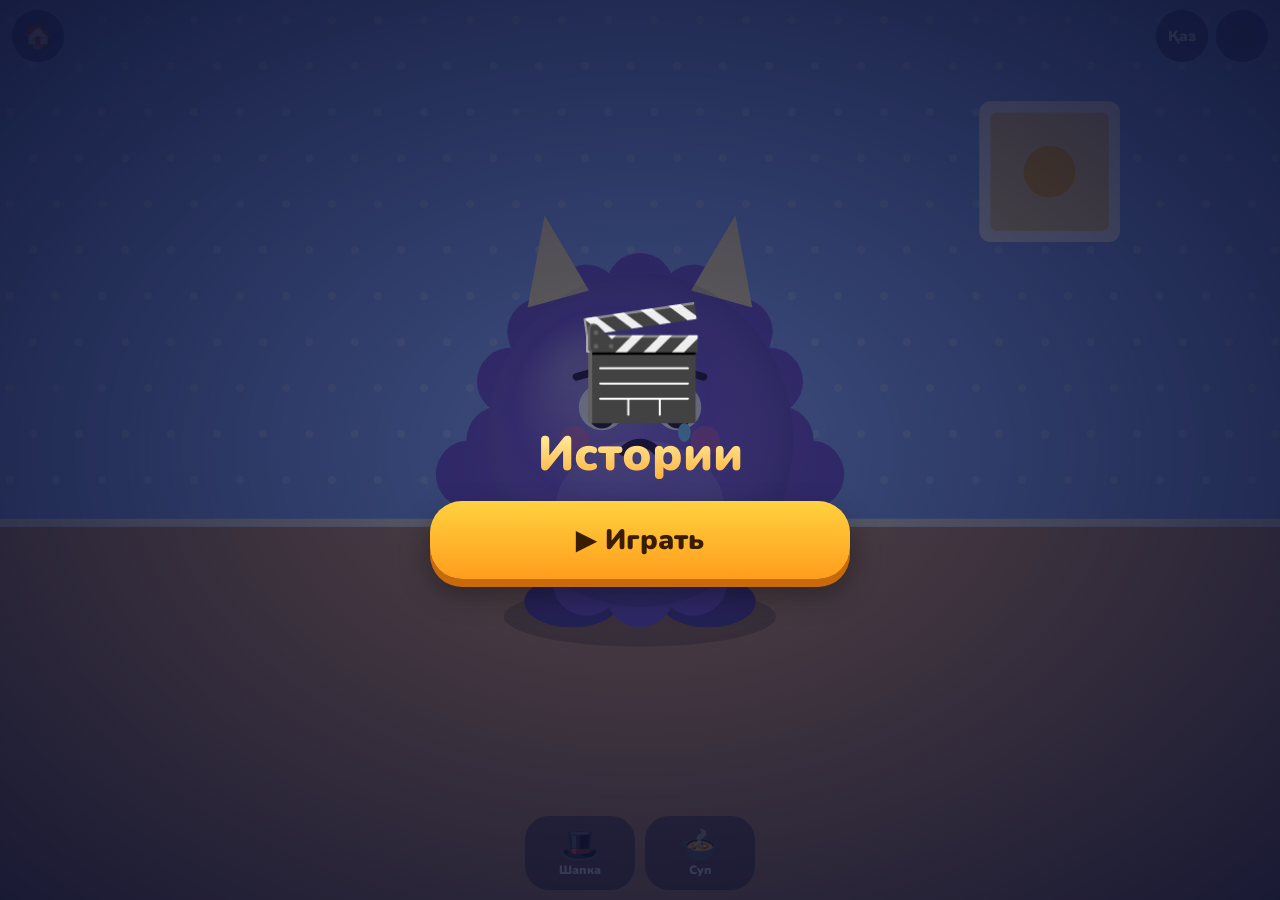
<file: stories.html>
<!doctype html>
<html lang="ru">
<head>
<meta charset="utf-8">
<meta name="viewport" content="width=device-width, initial-scale=1, maximum-scale=1, user-scalable=no, viewport-fit=cover">
<meta name="theme-color" content="#2a2468">
<meta name="mobile-web-app-capable" content="yes">
<title>Истории</title>
<link rel="icon" href="data:image/svg+xml,<svg xmlns='http://www.w3.org/2000/svg' viewBox='0 0 100 100'><text y='.9em' font-size='90'>🎬</text></svg>">
<link href="https://fonts.googleapis.com/css2?family=Nunito:wght@700;800;900&display=swap" rel="stylesheet">
<link rel="stylesheet" href="kit.css">
</head>
<body>
<script src="kit.js"></script>
<script>
'use strict';
/* =========================================================
   ИСТОРИИ — интерактивные мультики, где ребёнок помогает героям.
   Прототип «движка историй» из ТЗ (раздел 4.9):
   история = данные (сцены, персонажи, задание), движок их проигрывает.

   Типы заданий:
     tap     — нажать на персонажа или предмет
     search  — заглянуть в укрытия и найти нужный предмет
     steps   — пройти по следам, считая шаги
     collect — положить в цель N нужных предметов
     choose  — выбрать подходящий предмет (верных может быть несколько)
     tapN    — нажать на цель N раз (с подсчётом)
     end     — финал: праздник, звёздочка, «ещё раз»
   Координаты fx/fy — доли игровой области, размеры s — в «юнитах» (1/10 короткой стороны).
   ========================================================= */
const NUM = {ru:['Один!','Два!','Три!','Четыре!','Пять!'], kk:['Бір!','Екі!','Үш!','Төрт!','Бес!']};
const NAMES = {
  carrot:{ru:'морковка', kk:'сәбіз'}, tomato:{ru:'помидор', kk:'қызанақ'}, banana:{ru:'банан', kk:'банан'},
  broccoli:{ru:'брокколи', kk:'брокколи'}
};

const STORIES = {
  /* ---------- «Бабай потерял шапку» ---------- */
  hat: {
    title:{ru:'Бабай потерял шапку', kk:'Бабай телпегін жоғалтты'},
    scenes: [
      { bg:'room',
        actors:[{id:'babai', kind:'babai', fx:.5, fy:.5, s:2.3, mood:'sad', color:'#7b5cd6'}],
        say:{ru:'Жил-был Бабай. Утром он проснулся и… ой! Его любимая красная шапка пропала. Бабаю грустно.',
             kk:'Ертеде Бабай болыпты. Таңертең оянса… ой! Сүйікті қызыл телпегі жоқ. Бабайдың көңілі түсіп кетті.'},
        task:{type:'tap', target:'babai', mood:'happy',
          prompt:{ru:'Обними Бабая — нажми на него!', kk:'Бабайды құшақта — оны бас!'},
          right:{ru:'Спасибо! Мне уже лучше. Поможешь найти шапку?', kk:'Рақмет! Көңілім көтерілді. Телпегімді табуға көмектесесің бе?'}} },
      { bg:'room',
        actors:[{id:'babai', kind:'babai', fx:.5, fy:.3, s:1.3, mood:'normal', color:'#7b5cd6'}],
        task:{type:'search', answer:'hatRed', shuffle:true,
          spots:[{cover:'box', fx:.2, fy:.74}, {cover:'basket', fx:.5, fy:.8}, {cover:'pillow', fx:.8, fy:.72}],
          hidden:['hatBlue','cat','hatRed'],
          prompt:{ru:'Где же шапка? Загляни в коробку, в корзинку и под подушку!', kk:'Телпек қайда екен? Қорапқа, себетке және жастықтың астына қара!'},
          wrong:{hatBlue:{ru:'Это синяя шапка. А у Бабая была красная!', kk:'Бұл көк телпек. Ал Бабайдікі қызыл еді!'},
                 cat:{ru:'Тут спит котик. Мяу!', kk:'Мұнда мысық ұйықтап жатыр. Мияу!'}},
          right:{ru:'Нашли! Вот она, красная шапка!', kk:'Таптық! Міне, қызыл телпек!'}} },
      { bg:'outside',
        actors:[{id:'babai', kind:'babai', fx:.12, fy:.58, s:1.2, mood:'happy', color:'#7b5cd6', hat:'#e8483f'},
                {id:'house', kind:'house', fx:.88, fy:.52, s:1.6}],
        task:{type:'steps', actor:'babai', n:5, from:.27, to:.75, fy:.72,
          prompt:{ru:'Бабай надел шапку и идёт в гости к другу. Нажимай на следы и считай шаги!', kk:'Бабай телпегін киіп, досына қонаққа барады. Іздерді басып, қадамдарды сана!'},
          right:{ru:'Пять шагов — и мы пришли!', kk:'Бес қадам — келдік!'}} },
      { bg:'outside',
        actors:[{id:'babai', kind:'babai', fx:.28, fy:.5, s:1.5, mood:'happy', color:'#7b5cd6', hat:'#e8483f'},
                {id:'monster', kind:'monster', fx:.7, fy:.5, s:1.5, mood:'sad'}],
        say:{ru:'А вот и друг — монстрик. Но он грустит: ему не с кем играть.', kk:'Міне, досы — құбыжық. Бірақ ол мұңайып отыр: ойнайтын досы жоқ.'},
        task:{type:'choose', cheer:'monster',
          items:[{obj:'heart', fx:.22, fy:.84, ok:true, say:{ru:'Обнимашки! Монстрик улыбается.', kk:'Құшақтадық! Құбыжық күлімдеп тұр.'}},
                 {obj:'apple', fx:.5, fy:.84, ok:true, say:{ru:'Угостили яблоком! Монстрик рад.', kk:'Алма бердік! Құбыжық қуанды.'}},
                 {obj:'ball', fx:.78, fy:.84, ok:true, say:{ru:'Давай играть в мяч! Монстрик смеётся.', kk:'Доп ойнайық! Құбыжық күліп жатыр.'}}],
          prompt:{ru:'Как его развеселить? Выбери!', kk:'Оны қалай қуантамыз? Таңда!'}} },
      { bg:'outside', dance:true,
        actors:[{id:'babai', kind:'babai', fx:.33, fy:.55, s:1.6, mood:'happy', color:'#7b5cd6', hat:'#e8483f'},
                {id:'monster', kind:'monster', fx:.67, fy:.55, s:1.6, mood:'happy'}],
        say:{ru:'Бабай и монстрик играли до самого вечера. Как хорошо, когда есть друзья! Конец.', kk:'Бабай мен құбыжық кешке дейін ойнады. Досың болғаны қандай жақсы! Соңы.'},
        task:{type:'end'} }
    ]
  },

  /* ---------- «Монстрик варит суп» ---------- */
  soup: {
    title:{ru:'Монстрик варит суп', kk:'Құбыжық сорпа пісіреді'},
    scenes: [
      { bg:'kitchen',
        actors:[{id:'monster', kind:'monster', fx:.27, fy:.5, s:1.8, mood:'normal'}, {id:'pot', kind:'pot', fx:.7, fy:.55, s:1.8}],
        say:{ru:'Монстрик проголодался и решил сварить суп!', kk:'Құбыжықтың қарны ашып, сорпа пісірмек болды!'},
        task:{type:'tap', target:'pot', fire:true,
          prompt:{ru:'Нажми на кастрюлю — зажжём огонь!', kk:'Қазанды бас — от жағайық!'},
          right:{ru:'Огонь горит, вода греется!', kk:'От жанып тұр, су жылынып жатыр!'}} },
      { bg:'kitchen', fire:true,
        actors:[{id:'monster', kind:'monster', fx:.2, fy:.36, s:1.3, mood:'happy'}, {id:'pot', kind:'pot', fx:.62, fy:.42, s:1.6}],
        task:{type:'collect', target:'pot', need:'carrot', n:3, shuffle:true,
          items:['carrot','tomato','carrot','banana','carrot','carrot'], fy:.82,
          prompt:{ru:'Положи в суп три морковки!', kk:'Сорпаға үш сәбіз сал!'},
          wrong:{ru:n => `Это ${n}. А нужна морковка!`, kk:n => `Бұл — ${n}. Бізге сәбіз керек!`},
          right:{ru:'Три морковки в супе!', kk:'Сорпада үш сәбіз!'}} },
      { bg:'kitchen', fire:true,
        actors:[{id:'monster', kind:'monster', fx:.2, fy:.36, s:1.3, mood:'happy'}, {id:'pot', kind:'pot', fx:.62, fy:.42, s:1.6}],
        task:{type:'choose', into:'pot', shuffle:true,
          items:[{obj:'broccoli', ok:true, say:{ru:'Брокколи зелёная! Бульк!', kk:'Брокколи жасыл! Былқ!'}},
                 {obj:'tomato', say:{ru:'Это помидор, он красный.', kk:'Бұл — қызанақ, ол қызыл.'}},
                 {obj:'banana', say:{ru:'Это банан, он жёлтый. Банан в суп не кладут!', kk:'Бұл — банан, ол сары. Сорпаға банан салмайды!'}}],
          fy:.82, prompt:{ru:'А теперь положи что-нибудь зелёное!', kk:'Енді жасыл бірдеңе сал!'}} },
      { bg:'kitchen', fire:true,
        actors:[{id:'monster', kind:'monster', fx:.2, fy:.36, s:1.3, mood:'normal'}, {id:'pot', kind:'pot', fx:.62, fy:.42, s:1.6}],
        task:{type:'choose', into:'pot', shuffle:true,
          // буква на баночке зависит от языка: соль — «С», тұз — «Т»
          items:[{obj:'jar', label:{ru:'С', kk:'Т'}, ok:true, say:{ru:'С — соль! Чуть-чуть посолим.', kk:'Т — тұз! Сәл тұздайық.'}},
                 {obj:'jar', label:{ru:'М', kk:'М'}, say:{ru:'Тут буква М. А соль начинается на С!', kk:'Мұнда М әрпі. Ал тұз Т әрпінен басталады!'}},
                 {obj:'jar', label:{ru:'Т', kk:'С'}, say:{ru:'Тут буква Т. А соль начинается на С!', kk:'Мұнда С әрпі. Ал тұз Т әрпінен басталады!'}}],
          fy:.82, prompt:{ru:'Нужна соль. Найди баночку с буквой С!', kk:'Тұз керек. Т әрпі бар банканы тап!'}} },
      { bg:'kitchen', fire:true,
        actors:[{id:'monster', kind:'monster', fx:.2, fy:.36, s:1.3, mood:'happy'}, {id:'pot', kind:'pot', fx:.62, fy:.5, s:2.0}],
        task:{type:'tapN', target:'pot', n:3,
          prompt:{ru:'Помешай суп три раза — нажимай на кастрюлю!', kk:'Сорпаны үш рет араластыр — қазанды бас!'},
          right:{ru:'Суп готов!', kk:'Сорпа дайын!'}} },
      { bg:'kitchen', fire:false, dance:true,
        actors:[{id:'monster', kind:'monster', fx:.4, fy:.5, s:1.9, mood:'happy'}, {id:'pot', kind:'pot', fx:.75, fy:.6, s:1.3}],
        say:{ru:'Монстрик попробовал: ммм, как вкусно! Спасибо, повар! Конец.', kk:'Құбыжық дәмін татты: ммм, қандай дәмді! Рақмет, аспазшы! Соңы.'},
        task:{type:'end'} }
    ]
  }
};

/* =========================================================
   РИСУНКИ
   ========================================================= */
function drawBabai(c, x, y, s, o = {}){
  const col = o.color || '#7b5cd6';
  for (const sd of [-1, 1]) { ell(c, x + sd*s*.4, y + s*.95, s*.28, s*.15, col); ell(c, x + sd*s*.4, y + s*.95, s*.28, s*.15, 'rgba(0,0,0,.25)'); }
  c.fillStyle = col;
  for (let i = 0; i < 16; i++) { const a = i/16*Math.PI*2; c.beginPath(); c.arc(x + Math.cos(a)*s*.82, y + Math.sin(a)*s*.9, s*.2, 0, 7); c.fill(); }
  ell(c, x, y, s*.9, s*.98, col);
  for (const sd of [-1, 1]) circ(c, x + sd*s, y + s*.2, s*.2, col);
  c.fillStyle = '#ffe9b0';
  for (const sd of [-1, 1]) { c.beginPath(); c.moveTo(x + sd*s*.3, y - s*.88); c.lineTo(x + sd*s*.56, y - s*1.32); c.lineTo(x + sd*s*.66, y - s*.78); c.closePath(); c.fill(); }
  ell(c, x, y + s*.42, s*.5, s*.42, 'rgba(255,255,255,.16)');
  c.fillStyle = shade(c, x, y, s); c.beginPath(); c.ellipse(x, y, s*.9, s*.98, 0, 0, 7); c.fill();
  drawFace(c, x, y - s*.12, s*.62, {mood:o.mood, seed:x*.01});
  if (o.hat) drawBeanie(c, x, y - s*.55, s*.72, o.hat);
}
function drawBeanie(c, x, y, s, hex){
  c.fillStyle = hex; c.beginPath(); c.ellipse(x, y, s*1.0, s*.8, 0, Math.PI, Math.PI*2); c.fill();
  rr(c, x - s*1.05, y - s*.2, s*2.1, s*.3, s*.14); c.fill();
  rr(c, x - s*1.05, y - s*.2, s*2.1, s*.3, s*.14); c.fillStyle = 'rgba(0,0,0,.18)'; c.fill();
  circ(c, x, y - s*.83, s*.22, '#fff');
}
function drawMonster(c, x, y, s, o = {}){
  const col = '#4fc3c9';
  for (const sd of [-1, 1]) { ell(c, x + sd*s*.45, y + s*1.0, s*.3, s*.16, '#3a9aa0'); circ(c, x + sd*s*1.05, y + s*.15, s*.22, col); }
  c.fillStyle = '#ffe9b0';
  for (const sd of [-1, 1]) { c.beginPath(); c.moveTo(x + sd*s*.35, y - s*.85); c.lineTo(x + sd*s*.62, y - s*1.35); c.lineTo(x + sd*s*.72, y - s*.72); c.closePath(); c.fill(); }
  ell(c, x, y, s, s*1.02, col);
  for (const [dx, dy, r] of [[-.6, .55, .12], [.65, .4, .1], [-.7, -.1, .08]]) circ(c, x + dx*s, y + dy*s, r*s, 'rgba(255,255,255,.25)');
  c.fillStyle = shade(c, x, y, s); c.beginPath(); c.arc(x, y, s, 0, 7); c.fill();
  drawFace(c, x, y - s*.1, s*.75, {mood:o.mood, seed:5});
}
function drawHouse(c, x, y, s){
  c.fillStyle = '#ffe0a3'; c.fillRect(x - s*.9, y - s*.3, s*1.8, s*1.2);
  c.fillStyle = '#4fc3c9'; c.beginPath(); c.moveTo(x - s*1.15, y - s*.3); c.lineTo(x, y - s*1.2); c.lineTo(x + s*1.15, y - s*.3); c.closePath(); c.fill();
  rr(c, x - s*.25, y + s*.3, s*.5, s*.6, s*.08); c.fillStyle = '#a8703e'; c.fill();
  rr(c, x + s*.35, y - s*.05, s*.35, s*.35, s*.05); c.fillStyle = '#9adfff'; c.fill();
}
function drawPot(c, x, y, s, fire, stir){
  if (fire) for (const dx of [-.4, 0, .4]) { const h = s*.35*(1 + .2*Math.sin(now*14 + dx*9)); c.fillStyle = '#ff8a2e'; c.beginPath(); c.moveTo(x + dx*s - s*.15, y + s*.75); c.quadraticCurveTo(x + dx*s, y + s*.75 - h*2, x + dx*s + s*.15, y + s*.75); c.fill(); }
  rr(c, x - s*.95, y + s*.72, s*1.9, s*.22, s*.08); c.fillStyle = '#5d6579'; c.fill();
  rr(c, x - s*.8, y - s*.25, s*1.6, s*1.0, s*.25); c.fillStyle = '#e8483f'; c.fill();
  for (const sd of [-1, 1]) { rr(c, x + sd*s*.8 - (sd > 0 ? 0 : s*.25), y - s*.05, s*.25, s*.14, s*.06); c.fill(); }
  ell(c, x, y - s*.25, s*.8, s*.2, '#ffb26b');
  if (fire) for (let i = 0; i < 3; i++) { const t = (now*.6 + i/3) % 1; c.globalAlpha = 1 - t; circ(c, x + Math.sin(i*2 + t*6)*s*.3, y - s*.4 - t*s*1.1, s*(.12 + t*.12), '#ffffff'); c.globalAlpha = 1; }
  if (stir !== undefined) { c.save(); c.translate(x, y - s*.3); c.rotate(Math.sin(stir)*.5); rr(c, -s*.06, -s*1.1, s*.12, s*1.1, s*.06); c.fillStyle = '#a8703e'; c.fill(); c.restore(); }
}
function drawVeg(c, id, x, y, s){
  const G = '#4aa53f';
  c.save(); c.translate(x, y);
  if (id === 'carrot') {
    for (const [dx, r] of [[-.35, -.5], [0, 0], [.35, .5]]) ell(c, dx*s, -s*1.15, s*.17, s*.45, G, r);
    c.fillStyle = '#ff8c2e'; c.beginPath(); c.moveTo(-s*.7, -s*.7); c.quadraticCurveTo(0, -s*1.1, s*.7, -s*.7);
    c.quadraticCurveTo(s*.5, s*.65, 0, s*1.3); c.quadraticCurveTo(-s*.5, s*.65, -s*.7, -s*.7); c.fill();
  } else if (id === 'tomato') {
    ell(c, 0, s*.05, s*1.05, s*.95, '#ef4b3f'); c.fillStyle = G; starPath(c, 0, -s*.82, s*.42, 0); c.fill();
  } else if (id === 'banana') {
    c.strokeStyle = '#ffd93b'; c.lineWidth = s*.85; c.lineCap = 'round';
    c.beginPath(); c.arc(0, -s*1.15, s*1.4, Math.PI*.24, Math.PI*.76); c.stroke();
  } else if (id === 'broccoli') {
    rr(c, -s*.36, -s*.1, s*.72, s*1.25, s*.2); c.fillStyle = '#a6db86'; c.fill();
    for (const [dx, dy, r] of [[-.62, -.3, .5], [.62, -.3, .5], [0, -.7, .58], [-.32, -.1, .48], [.32, -.1, .48]]) circ(c, dx*s, dy*s, r*s, '#3f9a4a');
  } else if (id === 'apple') {
    circ(c, -s*.36, -s*.05, s*.72, '#e63946'); circ(c, s*.36, -s*.05, s*.72, '#e63946'); ell(c, 0, s*.2, s*.85, s*.8, '#e63946');
    c.strokeStyle = '#7a4a2a'; c.lineWidth = s*.1; c.lineCap = 'round'; c.beginPath(); c.moveTo(0, -s*.55); c.lineTo(s*.1, -s*1.0); c.stroke();
    ell(c, s*.42, -s*.95, s*.32, s*.15, G, -.5);
  }
  ell(c, -s*.35, -s*.45, s*.2, s*.11, 'rgba(255,255,255,.3)', -.6);
  c.restore();
}
function drawObj(c, obj, x, y, s, label){
  if (obj === 'hatRed' || obj === 'hatBlue') { drawBeanie(c, x, y + s*.4, s*.95, obj === 'hatRed' ? '#e8483f' : '#3f7de8'); return; }
  if (obj === 'cat') {
    const g = '#9aa0ab'; c.fillStyle = g;
    for (const sd of [-1, 1]) { c.beginPath(); c.moveTo(x + sd*s*.15, y - s*.45); c.lineTo(x + sd*s*.5, y - s*.85); c.lineTo(x + sd*s*.58, y - s*.25); c.closePath(); c.fill(); }
    circ(c, x, y - s*.05, s*.6, g); drawFace(c, x, y - s*.05, s*.5, {mood:'sleep', noCheeks:true}); return;
  }
  if (obj === 'heart') {
    c.fillStyle = '#ff5a7a'; c.beginPath(); c.moveTo(x, y + s*.85);
    c.bezierCurveTo(x - s*1.4, y - s*.1, x - s*.7, y - s*1.1, x, y - s*.4); c.bezierCurveTo(x + s*.7, y - s*1.1, x + s*1.4, y - s*.1, x, y + s*.85); c.fill();
    ell(c, x - s*.4, y - s*.35, s*.18, s*.1, 'rgba(255,255,255,.45)', -.6); return;
  }
  if (obj === 'ball') {
    circ(c, x, y, s*.85, '#3f7de8');
    c.save(); c.beginPath(); c.arc(x, y, s*.85, 0, 7); c.clip();
    c.fillStyle = '#ffd23f'; c.fillRect(x - s, y - s*.2, s*2, s*.4); c.fillStyle = '#fff'; c.fillRect(x - s*.2, y - s, s*.4, s*2); c.restore();
    ell(c, x - s*.3, y - s*.4, s*.2, s*.12, 'rgba(255,255,255,.45)', -.6); return;
  }
  if (obj === 'jar') {
    rr(c, x - s*.6, y - s*.7, s*1.2, s*1.5, s*.25); c.fillStyle = 'rgba(220,240,255,.95)'; c.fill();
    rr(c, x - s*.65, y - s*.95, s*1.3, s*.35, s*.1); c.fillStyle = '#e8483f'; c.fill();
    rr(c, x - s*.45, y - s*.4, s*.9, s*.9, s*.12); c.fillStyle = '#fff'; c.fill();
    c.fillStyle = '#2a1d4d'; c.font = `900 ${s*.8}px Nunito, system-ui, sans-serif`; c.textAlign = 'center'; c.textBaseline = 'middle';
    c.fillText(label || '', x, y + s*.07); return;
  }
  drawVeg(c, obj, x, y, s*.75);
}
function drawCover(c, kind, x, y, s, open){
  const k = easeOut(clamp(open, 0, 1));
  if (kind === 'box') {
    rr(c, x - s, y - s*.2, s*2, s*1.1, s*.12); c.fillStyle = '#c98d55'; c.fill();
    c.save(); c.translate(x - s, y - s*.2); c.rotate(-k*1.9); rr(c, 0, -s*.25, s*2, s*.3, s*.1); c.fillStyle = '#b37a45'; c.fill(); c.restore();
  } else if (kind === 'basket') {
    c.fillStyle = '#e8a04a'; c.beginPath(); c.moveTo(x - s*1.05, y - s*.15); c.lineTo(x + s*1.05, y - s*.15); c.lineTo(x + s*.8, y + s*.9); c.lineTo(x - s*.8, y + s*.9); c.closePath(); c.fill();
    c.strokeStyle = 'rgba(120,60,10,.35)'; c.lineWidth = s*.08; for (let i = 0; i < 4; i++) { c.beginPath(); c.moveTo(x - s*.95 + i*s*.05, y + s*.1 + i*s*.22); c.lineTo(x + s*.95 - i*s*.05, y + s*.1 + i*s*.22); c.stroke(); }
    if (k < 1) { c.globalAlpha = 1 - k; ell(c, x, y - s*.2, s*1.1, s*.35, '#7fc8f0'); c.globalAlpha = 1; }
  } else {
    c.save(); c.translate(x + k*s*1.4, y - k*s*.3); c.rotate(k*.5);
    rr(c, -s*1.1, -s*.45, s*2.2, s*.9, s*.4); c.fillStyle = '#fff'; c.fill();
    c.strokeStyle = '#d6dbe8'; c.lineWidth = s*.06; c.stroke(); c.restore();
  }
}
function drawBg(kind){
  const c = ctx, a = area, fy = a.y0 + a.h*.62;
  if (kind === 'room') {
    c.fillStyle = '#8fb0ff'; c.fillRect(0, 0, W, fy);
    for (let yy = 20; yy < fy; yy += 46) for (let xx = (yy/46 % 2)*23; xx < W; xx += 46) circ(c, xx, yy, 4, 'rgba(255,255,255,.25)');
    c.fillStyle = '#c99466'; c.fillRect(0, fy, W, H - fy); c.fillStyle = '#f3ead8'; c.fillRect(0, fy - 8, W, 8);
    const u = Math.min(a.w, a.h)/10, wx = a.x0 + a.w*.82, wy = a.y0 + u*1.4;
    rr(c, wx - u*.95, wy - u*.95, u*1.9, u*1.9, u*.15); c.fillStyle = '#fff'; c.fill();
    rr(c, wx - u*.8, wy - u*.8, u*1.6, u*1.6, u*.08); c.fillStyle = '#ffd98a'; c.fill(); circ(c, wx, wy, u*.35, '#ffb21c');
  } else if (kind === 'outside') {
    const g = c.createLinearGradient(0, 0, 0, fy); g.addColorStop(0, '#7fd0f5'); g.addColorStop(1, '#d4f3ff');
    c.fillStyle = g; c.fillRect(0, 0, W, fy); c.fillStyle = '#7ac74f'; c.fillRect(0, fy, W, H - fy);
    const u = Math.min(a.w, a.h)/10;
    circ(c, a.x0 + a.w*.15, a.y0 + u*1.3, u*.8, '#ffd93b');
    for (const [fx, k] of [[.45, 1], [.75, .7]]) { const x = a.x0 + a.w*fx + Math.sin(now*.15 + fx*7)*u, y = a.y0 + u*(1 + k); for (const [dx, r] of [[0, .5], [.55, .4], [-.5, .36]]) circ(c, x + dx*u*k, y, r*u*k, 'rgba(255,255,255,.9)'); }
    for (let i = 0; i < 9; i++) circ(c, (i*173) % W, fy + 20 + (i*97) % (H - fy), 4, '#ffe36b');
  } else {
    c.fillStyle = '#fff3d6'; c.fillRect(0, 0, W, fy);
    c.strokeStyle = 'rgba(200,160,100,.25)'; c.lineWidth = 2;
    for (let x = 0; x < W; x += 40) { c.beginPath(); c.moveTo(x, 0); c.lineTo(x, fy); c.stroke(); }
    for (let y = 0; y < fy; y += 40) { c.beginPath(); c.moveTo(0, y); c.lineTo(W, y); c.stroke(); }
    c.fillStyle = '#a8703e'; c.fillRect(0, fy, W, H - fy); c.fillStyle = '#8a5a3c'; c.fillRect(0, fy, W, 10);
  }
}

/* =========================================================
   ДВИЖОК
   ========================================================= */
let st = {id:'hat', i:-1, sc:null, items:[], t:0, done:false, count:0, idleAt:0, hintAt:0, moods:{}, pos:{}, stir:0};
const U = () => Math.min(area.w, area.h)/10;
const P = (fx, fy) => ({x:area.x0 + area.w*fx, y:area.y0 + area.h*fy});

function startStory(id){ st = {id, i:-1, moods:{}, pos:{}}; nextScene(); }
function nextScene(){
  st.i++;
  const sc = STORIES[st.id].scenes[st.i];
  if (!sc) return;
  st.sc = sc; st.t = 0; st.done = false; st.count = 0; st.stir = 0; st.idleAt = now + 9; st.hintAt = 0;
  st.moods = {}; st.pos = {};
  st.fire = !!sc.fire;
  const tk = sc.task;
  // предметы задания
  st.items = [];
  if (tk.type === 'search') {
    const hidden = tk.shuffle ? shuffle(tk.hidden.slice()) : tk.hidden;
    st.items = tk.spots.map((sp, i) => ({...sp, obj:hidden[i], open:0, opened:false}));
  } else if (tk.type === 'collect') {
    const list = tk.shuffle ? shuffle(tk.items.slice()) : tk.items;
    st.items = list.map((obj, i) => ({obj, fx:(i + .5)/list.length, fy:tk.fy, gone:false, fly:-1}));
  } else if (tk.type === 'choose') {
    const list = tk.shuffle ? shuffle(tk.items.slice()) : tk.items.slice();
    st.items = list.map((it, i) => ({...it, fx:it.fx !== undefined ? it.fx : (i + .5)/list.length, fy:it.fy !== undefined ? it.fy : tk.fy, gone:false, fly:-1}));
  } else if (tk.type === 'steps') {
    for (let i = 0; i < tk.n; i++) st.items.push({fx:lerp(tk.from, tk.to, i/(tk.n - 1)), fy:tk.fy + (i % 2 ? .035 : -.035), done:false});
  }
  const text = [L(sc.say), L(tk.prompt)].filter(Boolean).join(' ');
  st.idleAt = now + 6 + text.length*.08;   // подсказка не перебивает рассказ
  if (tk.type === 'end') {
    speak(text, () => { if (mode === st.id) showAgain(() => startStory(st.id)); });
    addStar();
    setTimeout(() => { if (mode === st.id && st.sc === sc) celebrate(); }, 400);
  } else speak(text);
}
// сцена выполнена: похвала, затем следующая
function solved(text){
  st.done = true;
  sfx.success();
  speak(text, () => setTimeout(() => { if (st.done && mode === st.id) nextScene(); }, 500));
}
function actorAt(id){
  const a = st.sc.actors.find(v => v.id === id); if (!a) return null;
  const p = st.pos[id] || P(a.fx, a.fy);
  return {a, x:p.x, y:p.y, s:a.s*U()};
}
function hitActor(id, x, y){ const r = actorAt(id); return r && Math.hypot(x - r.x, y - r.y) < r.s*1.25; }

function storyTap(x, y){
  if (!st.sc || st.done || st.t < .3) return;
  st.idleAt = now + 9;
  const tk = st.sc.task, u = U();
  if (tk.type === 'tap') {
    if (hitActor(tk.target, x, y)) {
      if (tk.mood) st.moods[tk.target] = tk.mood;
      if (tk.fire) st.fire = true;
      const r = actorAt(tk.target); burst(r.x, r.y - r.s*.5, 20, 1, tk.fire ? ['#ff8a2e','#ffd23f'] : ['#ff5a7a','#ff8fa3','#ffd23f']);
      solved(L(tk.right));
    }
  } else if (tk.type === 'search') {
    for (const it of st.items) {
      const p = P(it.fx, it.fy);
      if (it.opened || Math.hypot(x - p.x, y - p.y) > u*1.5) continue;
      it.opened = true; sfx.open();
      if (it.obj === tk.answer) { burst(p.x, p.y - u, 22, 1); solved(L(tk.right)); }
      else { if (it.obj === 'cat') setTimeout(() => sfx.meow(), 250); speak(L(tk.wrong[it.obj])); }
      return;
    }
  } else if (tk.type === 'steps') {
    const next = st.items.find(f => !f.done);
    let hit = false;
    for (const f of st.items) { const p = P(f.fx, f.fy); if (!f.done && Math.hypot(x - p.x, y - p.y) < u*1.2) hit = true; }
    if (!hit || !next) return;
    next.done = true; st.count++;
    const p = P(next.fx, next.fy);
    st.pos[tk.actor] = {x:p.x, y:p.y - u*1.0};
    sfx.step(); burst(p.x, p.y, 8, .6);
    if (st.count >= tk.n) solved(NUM[lang][tk.n - 1] + ' ' + L(tk.right));
    else speak(NUM[lang][st.count - 1]);
  } else if (tk.type === 'collect' || tk.type === 'choose') {
    for (const it of st.items) {
      if (it.gone) continue;
      const p = P(it.fx, it.fy);
      if (Math.hypot(x - p.x, y - p.y) > u*1.3) continue;
      if (tk.type === 'collect') {
        if (it.obj === tk.need) {
          it.gone = true; it.fly = now; st.count++; sfx.chomp();
          if (st.count >= tk.n) solved(NUM[lang][tk.n - 1] + ' ' + L(tk.right));
          else speak(NUM[lang][st.count - 1]);
        } else { sfx.soft(); it.shake = now; speak(tk.wrong[lang](L(NAMES[it.obj]))); }
      } else {
        if (it.ok) {
          if (tk.into) { it.gone = true; it.fly = now; sfx.chomp(); }
          if (tk.cheer) { st.moods[tk.cheer] = 'happy'; const r = actorAt(tk.cheer); burst(r.x, r.y - r.s*.6, 20, 1, ['#ff5a7a','#ff8fa3','#ffd23f']); }
          solved(L(it.say));
        } else { sfx.soft(); it.shake = now; speak(L(it.say) + ' ' + L(TRY_AGAIN)); }
      }
      return;
    }
  } else if (tk.type === 'tapN') {
    if (!hitActor(tk.target, x, y)) return;
    st.count++; st.stir += 2.2; sfx.splash();
    const r = actorAt(tk.target); burst(r.x, r.y - r.s*.3, 8, .6, ['#ffffff','#ffb26b']);
    if (st.count >= tk.n) solved(NUM[lang][tk.n - 1] + ' ' + L(tk.right));
    else speak(NUM[lang][st.count - 1]);
  }
}
// куда указывает подсказка при бездействии
function hintTargets(){
  const tk = st.sc.task, out = [];
  if (tk.type === 'tap' || tk.type === 'tapN') { const r = actorAt(tk.target); if (r) out.push({x:r.x, y:r.y, r:r.s*1.15}); }
  else if (tk.type === 'search') st.items.filter(i => !i.opened).forEach(i => { const p = P(i.fx, i.fy); out.push({x:p.x, y:p.y + U()*.3, r:U()*1.3}); });
  else if (tk.type === 'steps') { const f = st.items.find(i => !i.done); if (f) { const p = P(f.fx, f.fy); out.push({x:p.x, y:p.y, r:U()*.9}); } }
  else if (tk.type === 'collect') st.items.filter(i => !i.gone && i.obj === tk.need).forEach(i => { const p = P(i.fx, i.fy); out.push({x:p.x, y:p.y, r:U()*1.1}); });
  else if (tk.type === 'choose') st.items.filter(i => !i.gone && i.ok).forEach(i => { const p = P(i.fx, i.fy); out.push({x:p.x, y:p.y, r:U()*1.1}); });
  return out;
}
function updateStory(dt){
  if (!st.sc) return;
  st.t += dt;
  // подсказка, если ребёнок долго ничего не делает
  if (!st.done && st.sc.task.type !== 'end' && now > st.idleAt) {
    st.hintAt = now; st.idleAt = now + 12;
    speak(L(st.sc.task.prompt));
  }
}
function renderStory(){
  const c = ctx, sc = st.sc;
  if (!sc) { drawBg('room'); return; }
  drawBg(sc.bg);
  const u = U(), tk = sc.task;
  // следы
  if (tk.type === 'steps') st.items.forEach((f, i) => {
    const p = P(f.fx, f.fy);
    c.globalAlpha = f.done ? .35 : 1;
    ell(c, p.x, p.y, u*.32, u*.45, '#5a3d9a', i % 2 ? .25 : -.25);
    for (let k = 0; k < 3; k++) circ(c, p.x + (k - 1)*u*.2, p.y - u*.55, u*.1, '#5a3d9a');
    c.globalAlpha = 1;
  });
  // укрытия и найденное
  if (tk.type === 'search') st.items.forEach(it => {
    const p = P(it.fx, it.fy);
    if (it.opened) { it.open = Math.min(1, it.open + frameDt*3); drawObj(c, it.obj, p.x, p.y - u*.2 - easeBack(it.open)*u*.6, u*.9); }
    drawCover(c, it.cover, p.x, p.y, u*1.1, it.open);
  });
  // персонажи
  for (const a of sc.actors) {
    const r = actorAt(a.id), mood = st.moods[a.id] || a.mood;
    let y = r.y;
    if (sc.dance || (st.done && st.moods[a.id] === 'happy')) y -= Math.abs(Math.sin(now*5 + r.x*.01))*u*.3;
    else y += Math.sin(now*2 + r.x*.01)*u*.04;
    if (a.kind !== 'house' && a.kind !== 'pot') shadow(c, r.x, r.y + r.s*1.05, r.s*.8);
    if (a.kind === 'babai') drawBabai(c, r.x, y, r.s, {mood, color:a.color, hat:a.hat});
    else if (a.kind === 'monster') drawMonster(c, r.x, y, r.s, {mood});
    else if (a.kind === 'house') drawHouse(c, r.x, r.y, r.s);
    else if (a.kind === 'pot') drawPot(c, r.x, r.y, r.s, st.fire, tk.type === 'tapN' ? st.stir + Math.sin(now*3)*.1 : undefined);
  }
  // предметы для выбора и сбора
  if (tk.type === 'collect' || tk.type === 'choose') {
    const tgt = tk.target || tk.into ? actorAt(tk.target || tk.into) : null;
    st.items.forEach((it, i) => {
      const p = P(it.fx, it.fy);
      let x = p.x, y = p.y + Math.sin(now*2.5 + i)*u*.06, k = 1;
      if (it.fly >= 0) {
        const t = clamp((now - it.fly)/.5, 0, 1);
        if (t >= 1 || !tgt) return;
        x = lerp(p.x, tgt.x, ease(t)); y = lerp(p.y, tgt.y - tgt.s*.3, ease(t)) - Math.sin(t*Math.PI)*u*1.5; k = 1 - t*.5;
      }
      if (it.shake && now - it.shake < .5) x += Math.sin((now - it.shake)*40)*u*.12;
      ell(c, p.x, p.y + u*.95, u*.9, u*.22, 'rgba(0,0,0,.12)');
      drawObj(c, it.obj, x, y, u*.85*k, it.label ? L(it.label) : '');
    });
  }
  // подсказка
  if (started && !st.done && st.hintAt && now - st.hintAt < 6) for (const h of hintTargets()) ring(c, h.x, h.y, h.r);
  // счётчик шагов / предметов
  if (!st.done && (tk.type === 'collect' || tk.type === 'tapN' || tk.type === 'steps')) {
    for (let i = 0; i < tk.n; i++) {
      const x = area.cx + (i - (tk.n - 1)/2)*u*.75, y = area.y0 + u*.45;
      circ(c, x, y, u*.28, 'rgba(255,255,255,.6)');
      if (i < st.count) { c.fillStyle = '#ffb21c'; starPath(c, x, y, u*.28, 0); c.fill(); }
    }
  }
  // плавное появление сцены
  if (st.t < .45) { c.fillStyle = `rgba(20,15,50,${1 - st.t/.45})`; c.fillRect(0, 0, W, H); }
}

kitStart({
  key:'stories', icon:'🎬', title:{ru:'Истории', kk:'Ертегілер'},
  modes:[
    {id:'hat',  icon:'🎩', name:{ru:'Шапка', kk:'Телпек'}},
    {id:'soup', icon:'🍲', name:{ru:'Суп', kk:'Сорпа'}}
  ],
  setMode(m, quiet){ subTop = true; if (quiet) { st = {id:m, i:-1, moods:{}, pos:{}}; nextScene(); } else startStory(m); },
  lang(){ if (st.sc && !st.done) speak([L(st.sc.say), L(st.sc.task.prompt)].filter(Boolean).join(' ')); },
  update:updateStory,
  render:renderStory,
  down:storyTap
});
</script>
</body>
</html>
</file>
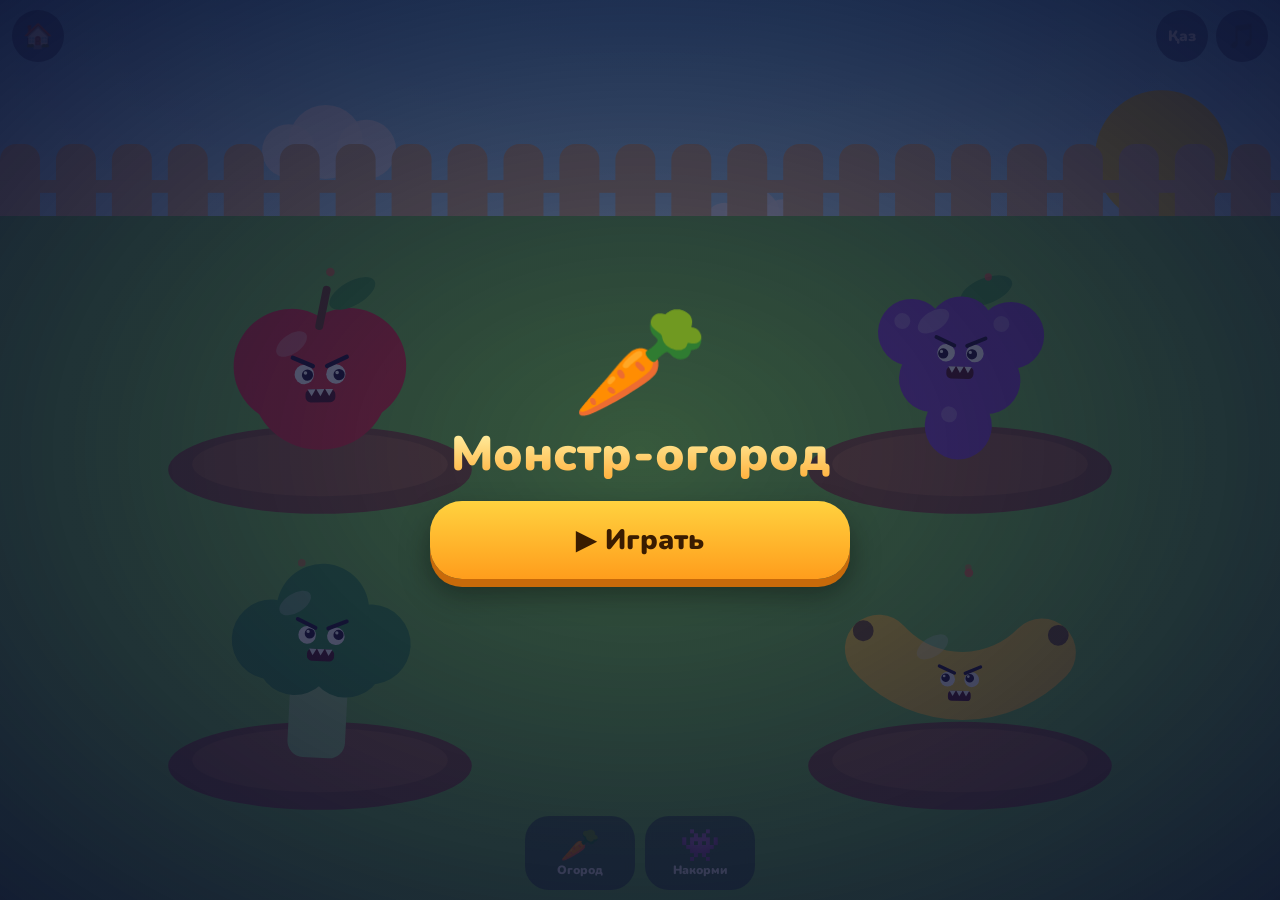
<file: veggies.html>
<!doctype html>
<html lang="ru">
<head>
<meta charset="utf-8">
<meta name="viewport" content="width=device-width, initial-scale=1, maximum-scale=1, user-scalable=no, viewport-fit=cover">
<meta name="theme-color" content="#7fd0f5">
<meta name="mobile-web-app-capable" content="yes">
<title>Монстр-огород</title>
<link rel="icon" href="data:image/svg+xml,<svg xmlns='http://www.w3.org/2000/svg' viewBox='0 0 100 100'><text y='.9em' font-size='90'>🥕</text></svg>">
<link href="https://fonts.googleapis.com/css2?family=Nunito:wght@700;800;900&display=swap" rel="stylesheet">
<link rel="stylesheet" href="kit.css">
</head>
<body>
<script src="kit.js"></script>
<script>
'use strict';
/* =========================================================
   МОНСТР-ОГОРОД
   garden — пощекочи сердитые овощи, feed — накорми монстрика
   ========================================================= */
const COL = {
  red:   {hex:'#ef4b3f', ru:'красное',    kk:'қызыл'},
  orange:{hex:'#ff962e', ru:'оранжевое',  kk:'қызғылт сары'},
  yellow:{hex:'#ffd93b', ru:'жёлтое',     kk:'сары'},
  green: {hex:'#58b947', ru:'зелёное',    kk:'жасыл'},
  purple:{hex:'#8a4fc7', ru:'фиолетовое', kk:'күлгін'}
};
const VEG = {
  tomato:  {col:'red',    name:{ru:'помидор',  kk:'қызанақ'},  acc:'помидор',  say:{ru:'Хи-хи! Я помидор. Я красный!',      kk:'Хи-хи! Мен — қызанақ. Түсім қызыл!'}},
  apple:   {col:'red',    name:{ru:'яблоко',   kk:'алма'},     acc:'яблоко',   say:{ru:'Хи-хи! Я яблоко. Я красное!',       kk:'Хи-хи! Мен — алма. Түсім қызыл!'}},
  carrot:  {col:'orange', name:{ru:'морковка', kk:'сәбіз'},    acc:'морковку', say:{ru:'Хи-хи! Я морковка. Я оранжевая!',   kk:'Хи-хи! Мен — сәбіз. Түсім қызғылт сары!'}},
  orange:  {col:'orange', name:{ru:'апельсин', kk:'апельсин'}, acc:'апельсин', say:{ru:'Хи-хи! Я апельсин. Я оранжевый!',   kk:'Хи-хи! Мен — апельсин. Түсім қызғылт сары!'}},
  banana:  {col:'yellow', name:{ru:'банан',    kk:'банан'},    acc:'банан',    say:{ru:'Хи-хи! Я банан. Я жёлтый!',         kk:'Хи-хи! Мен — банан. Түсім сары!'}},
  lemon:   {col:'yellow', name:{ru:'лимон',    kk:'лимон'},    acc:'лимон',    say:{ru:'Хи-хи! Я лимон. Я жёлтый и кислый!', kk:'Хи-хи! Мен — лимон. Түсім сары, дәмім қышқыл!'}},
  cucumber:{col:'green',  name:{ru:'огурец',   kk:'қияр'},     acc:'огурец',   say:{ru:'Хи-хи! Я огурец. Я зелёный!',       kk:'Хи-хи! Мен — қияр. Түсім жасыл!'}},
  broccoli:{col:'green',  name:{ru:'брокколи', kk:'брокколи'}, acc:'брокколи', say:{ru:'Хи-хи! Я брокколи. Я зелёная!',     kk:'Хи-хи! Мен — брокколи. Түсім жасыл!'}},
  eggplant:{col:'purple', name:{ru:'баклажан', kk:'баялды'},   acc:'баклажан', say:{ru:'Хи-хи! Я баклажан. Я фиолетовый!',  kk:'Хи-хи! Мен — баялды. Түсім күлгін!'}},
  grapes:  {col:'purple', name:{ru:'виноград', kk:'жүзім'},    acc:'виноград', say:{ru:'Хи-хи! Я виноград. Я фиолетовый!',  kk:'Хи-хи! Мен — жүзім. Түсім күлгін!'}}
};
const IDS = Object.keys(VEG);
const TX = {
  garden:{ru:'Ой, какие сердитые! Пощекочи их, и они подобреют!', kk:'Ой, қандай ашулы! Оларды қытықта, сонда мейірімді болады!'},
  gardenDone:{ru:'Все подобрели! Какой весёлый огород!', kk:'Бәрі мейірімді болды! Қандай көңілді бақша!'},
  feed:{ru:'Монстрик проголодался! Дай ему то, что он просит.', kk:'Құбыжық қарны ашты! Сұрағанын бер.'},
  wantCol:{ru:c => `Хочу что-нибудь ${c}!`, kk:c => `Маған ${c} түсті тамақ бер!`},
  wantId:{ru:v => `Дай мне ${v.acc}!`, kk:v => `Маған ${v.name.kk} берші!`},
  wrongCol:{ru:(n, c) => `Тьфу! Это ${n}, а я хочу ${c}!`, kk:(n, c) => `Түф! Бұл — ${n}. Маған ${c} түсті керек!`},
  wrongId:{ru:n => `Тьфу! Это ${n}.`, kk:n => `Түф! Бұл — ${n}.`},
  yum:{ru:'Ам-ам!', kk:'Ам-ам!'},
  num:{ru:['Один!','Два!','Три!','Четыре!','Пять!'], kk:['Бір!','Екі!','Үш!','Төрт!','Бес!']},
  full:{ru:'Я наелся! Спасибо!', kk:'Мен тойдым! Рақмет!'}
};

/* ---------- овощи и фрукты ---------- */
function drawVeg(c, id, x, y, s, o = {}){
  c.save(); c.translate(x, y);
  if (o.rot) c.rotate(o.rot);
  if (o.sx) c.scale(o.sx, o.sy);
  let fy = 0, fs = s*.55;
  const G = '#4aa53f';
  switch (id) {
    case 'tomato':
      ell(c, 0, s*.05, s*1.05, s*.95, '#ef4b3f');
      c.fillStyle = G; starPath(c, 0, -s*.82, s*.42, 0); c.fill(); fy = s*.12; break;
    case 'apple':
      circ(c, -s*.36, -s*.05, s*.72, '#e63946'); circ(c, s*.36, -s*.05, s*.72, '#e63946'); ell(c, 0, s*.2, s*.85, s*.8, '#e63946');
      c.strokeStyle = '#7a4a2a'; c.lineWidth = s*.1; c.lineCap = 'round'; c.beginPath(); c.moveTo(0, -s*.55); c.lineTo(s*.1, -s*1.0); c.stroke();
      ell(c, s*.42, -s*.95, s*.32, s*.15, G, -.5); fy = s*.12; break;
    case 'carrot':
      for (const [dx, r] of [[-.35, -.5], [0, 0], [.35, .5]]) ell(c, dx*s, -s*1.15, s*.17, s*.45, G, r);
      c.fillStyle = '#ff8c2e'; c.beginPath(); c.moveTo(-s*.7, -s*.7); c.quadraticCurveTo(0, -s*1.1, s*.7, -s*.7);
      c.quadraticCurveTo(s*.5, s*.65, 0, s*1.3); c.quadraticCurveTo(-s*.5, s*.65, -s*.7, -s*.7); c.fill();
      c.strokeStyle = 'rgba(180,80,10,.4)'; c.lineWidth = s*.06; c.lineCap = 'round';
      for (const [yy, w] of [[.55, .2], [.8, .13]]) { c.beginPath(); c.moveTo(-s*w, s*yy); c.lineTo(s*w, s*yy); c.stroke(); }
      fy = -s*.22; fs = s*.5; break;
    case 'orange':
      circ(c, 0, 0, s, '#ff9f2e');
      for (const [dx, dy] of [[.55, .4], [-.6, .3], [.3, .7], [-.3, -.7]]) circ(c, dx*s, dy*s, s*.04, 'rgba(180,90,0,.35)');
      ell(c, s*.2, -s*.98, s*.3, s*.13, G, -.4); fy = s*.05; break;
    case 'banana':
      c.strokeStyle = '#ffd93b'; c.lineWidth = s*.85; c.lineCap = 'round';
      c.beginPath(); c.arc(0, -s*1.15, s*1.4, Math.PI*.24, Math.PI*.76); c.stroke();
      for (const a of [.24, .76]) circ(c, Math.cos(Math.PI*a)*s*1.4 + (a < .5 ? s*.2 : -s*.2), -s*1.15 + Math.sin(Math.PI*a)*s*1.4 - s*.22, s*.13, '#7a5a2a');
      fy = s*.22; fs = s*.42; break;
    case 'lemon':
      circ(c, -s*1.1, 0, s*.18, '#ffe14a'); circ(c, s*1.1, 0, s*.18, '#ffe14a');
      ell(c, 0, 0, s*1.12, s*.85, '#ffe14a'); fy = s*.02; break;
    case 'cucumber':
      rr(c, -s*.55, -s*1.2, s*1.1, s*2.4, s*.55); c.fillStyle = '#5dbb4d'; c.fill();
      for (const [dx, dy] of [[-.3, -.85], [.3, -.7], [-.32, .75], [.25, .9], [0, 1.0]]) circ(c, dx*s, dy*s, s*.05, 'rgba(20,90,20,.4)');
      fy = -s*.15; fs = s*.45; break;
    case 'broccoli':
      rr(c, -s*.36, -s*.1, s*.72, s*1.25, s*.2); c.fillStyle = '#a6db86'; c.fill();
      for (const [dx, dy, r] of [[-.62, -.3, .5], [.62, -.3, .5], [0, -.7, .58], [-.32, -.1, .48], [.32, -.1, .48]]) circ(c, dx*s, dy*s, r*s, '#3f9a4a');
      fy = -s*.32; fs = s*.5; break;
    case 'eggplant':
      ell(c, 0, s*.3, s*.82, s*.95, '#7a3fb0'); ell(c, 0, -s*.4, s*.55, s*.6, '#7a3fb0');
      c.fillStyle = G; starPath(c, 0, -s*.92, s*.42, 0); c.fill();
      rr(c, -s*.07, -s*1.35, s*.14, s*.4, s*.06); c.fill(); fy = s*.2; break;
    case 'grapes':
      ell(c, s*.3, -s*1.0, s*.34, s*.16, G, -.4);
      for (const [dx, dy] of [[-.62, -.45], [0, -.5], [.62, -.45], [-.34, .12], [.34, .12], [0, .7]]) circ(c, dx*s, dy*s, s*.42, '#8a4fc7');
      for (const [dx, dy] of [[-.62, -.45], [.62, -.45], [0, .7]]) circ(c, dx*s - s*.12, dy*s - s*.14, s*.1, 'rgba(255,255,255,.25)');
      fy = -s*.15; fs = s*.5; break;
  }
  ell(c, -s*.35, fy - s*.45, s*.22, s*.12, 'rgba(255,255,255,.28)', -.6);
  if (o.face !== false) drawFace(c, 0, fy, fs, {mood:o.mood, seed:o.seed, lookX:ptr.x - x, lookY:ptr.y - y});
  c.restore();
}

/* ---------- фон ---------- */
function drawSky(c, groundY){
  const g = c.createLinearGradient(0, 0, 0, groundY); g.addColorStop(0, '#7fd0f5'); g.addColorStop(1, '#c8f0ff');
  c.fillStyle = g; c.fillRect(0, 0, W, groundY);
  const s = Math.min(area.w, area.h)*.1;
  circ(c, area.x1 - s*1.6, area.y0 + s*1.2, s*.9, '#ffd93b');
  c.fillStyle = 'rgba(255,255,255,.85)';
  for (const [fx, fy, k] of [[.2, .1, 1], [.62, .2, .75]]) {
    const x = area.x0 + area.w*fx + Math.sin(now*.1 + fx*9)*s, y = area.y0 + area.h*fy;
    circ(c, x, y, s*.5*k, 'rgba(255,255,255,.85)'); circ(c, x + s*.55*k, y + s*.1*k, s*.4*k, 'rgba(255,255,255,.85)'); circ(c, x - s*.5*k, y + s*.12*k, s*.36*k, 'rgba(255,255,255,.85)');
  }
}

/* =========================================================
   ОГОРОД
   ========================================================= */
let gd = {items:[], doneAt:0, nextAt:0};
function gardenPos(i){
  const a = area, cols = land ? 4 : 2, rows = land ? 1 : 2;
  const cw = a.w/cols, top = a.y0 + a.h*.2, ch = (a.y1 - top)/rows;
  const col = i % cols, row = Math.floor(i/cols);
  return {x:a.x0 + cw*(col + .5), y:top + ch*(row + .52), s:Math.min(cw, ch)*.27};
}
function newGarden(quiet){
  const prev = gd.items.map(v => v.id);
  let ids = shuffle(IDS.filter(id => !prev.includes(id))).slice(0, 4);
  gd = {items:ids.map((id, i) => ({id, stage:0, wob:0, seed:i*2.3})), doneAt:0, nextAt:0};
  if (!quiet) { sfx.growl(); speak(L(TX.garden)); }
}
function updateGarden(dt){
  for (const v of gd.items) v.wob = Math.max(0, v.wob - dt);
  if (gd.doneAt && now > gd.doneAt) { gd.doneAt = 0; celebrate(); speak(L(TX.gardenDone)); gd.nextAt = now + 4.5; }
  if (gd.nextAt && now > gd.nextAt) newGarden();
}
function gardenTap(x, y){
  gd.items.forEach((v, i) => {
    const p = gardenPos(i);
    if (Math.hypot(x - p.x, y - p.y) > p.s*1.7) return;
    v.wob = .5; sfx.giggle();
    puff(x, y, '#fff', 4, {r:4});
    if (v.stage < 3) {
      v.stage++;
      if (v.stage === 3) {
        sfx.success(); addStar(p.x, p.y);
        if (!gd.doneAt && !gd.nextAt) speak(L(VEG[v.id].say));
        if (gd.items.every(t => t.stage === 3)) gd.doneAt = now + 2.8;
      }
    } else if (!gd.doneAt && !gd.nextAt) speak(L(VEG[v.id].say));
  });
}
function renderGarden(){
  const c = ctx, a = area;
  const gy = a.y0 + a.h*.2;
  drawSky(c, gy + 10);
  // забор и грядки
  const s0 = gardenPos(0).s;
  c.fillStyle = '#e9c48f';
  for (let x = a.x0 % (s0*.7); x < W; x += s0*.7) { rr(c, x, gy - s0*.9, s0*.5, s0*1.2, s0*.2); c.fill(); }
  c.fillRect(0, gy - s0*.45, W, s0*.16);
  c.fillStyle = '#7ac74f'; c.fillRect(0, gy, W, H - gy);
  gd.items.forEach((v, i) => {
    const p = gardenPos(i), s = p.s;
    ell(c, p.x, p.y + s*1.25, s*1.9, s*.55, '#8a5a3c'); ell(c, p.x, p.y + s*1.18, s*1.6, s*.4, '#a06a46');
    const mood = v.stage === 3 ? 'happy' : v.stage === 2 ? 'scared' : 'angry';
    let rot = 0, yy = p.y, sx = 1, sy = 1;
    if (v.stage === 0) rot = Math.sin(now*22 + i)*.05;
    if (v.stage === 3) yy -= Math.abs(Math.sin(now*5 + i))*s*.25;
    if (v.wob > 0) { const w = Math.sin(v.wob*40)*v.wob*.35; sx = 1 + w; sy = 1 - w; rot += Math.sin(v.wob*30)*.15; }
    drawVeg(c, v.id, p.x, yy, s, {mood, rot, sx, sy, seed:v.seed});
    if (v.stage < 2 && Math.random() < .04) puff(p.x + rand(-s, s)*.6, yy - s*1.1, 'rgba(255,90,70,.7)', 1, {vy:-40, r:rand(3, 6)});
  });
}

/* =========================================================
   НАКОРМИ МОНСТРИКА
   ========================================================= */
let fd = {req:null, foods:[], count:0, fly:null, mood:'normal', chomp:0, nextAt:0, resetAt:0};
function feedGeom(){
  const a = area;
  if (land) {
    const cell = Math.min(a.w*.22, a.h*.48);
    return {mx:a.x0 + a.w*.27, my:a.y0 + a.h*.48, ms:Math.min(a.w*.16, a.h*.3), fs:cell*.3,
      pos:i => ({x:a.x0 + a.w*.78 + (i % 2 - .5)*cell, y:a.cy + (Math.floor(i/2) - .5)*cell})};
  }
  const cw = a.w/4, fs = Math.min(cw*.33, a.h*.07);
  return {mx:a.cx, my:a.y0 + a.h*.38, ms:Math.min(a.w*.22, a.h*.2), fs, pos:i => ({x:a.x0 + cw*(i + .5), y:a.y1 - fs*1.7})};
}
function newRound(prefix = ''){
  fd.nextAt = 0; fd.fly = null; fd.mood = 'normal';
  const byColor = Math.random() < .6;
  let ids;
  if (byColor) {
    const col = pick(Object.keys(COL));
    const good = shuffle(IDS.filter(id => VEG[id].col === col)).slice(0, Math.random() < .5 ? 1 : 2);
    const bad = shuffle(IDS.filter(id => VEG[id].col !== col)).slice(0, 4 - good.length);
    ids = shuffle(good.concat(bad));
    fd.req = {type:'col', col};
  } else {
    const id = pick(IDS);
    ids = shuffle([id].concat(shuffle(IDS.filter(v => v !== id)).slice(0, 3)));
    fd.req = {type:'id', id};
  }
  fd.foods = ids.map(id => ({id, gone:false, born:now}));
  speak(prefix + reqText());
}
function reqText(){
  const r = fd.req;
  return r.type === 'col' ? TX.wantCol[lang](L(COL[r.col])) : TX.wantId[lang](VEG[r.id]);
}
function startFeed(quiet){
  fd = {req:null, foods:[], count:0, fly:null, mood:'normal', chomp:0, nextAt:0, resetAt:0};
  subLift = land ? 0 : feedGeom().fs*3.3; placeSub();
  newRound(quiet ? '' : L(TX.feed) + ' ');
}
function updateFeed(dt){
  const g = feedGeom();
  fd.chomp = Math.max(0, fd.chomp - dt);
  const f = fd.fly;
  if (f) {
    f.t += dt / .45;
    if (f.t >= 1 && !f.back) {
      if (f.ok) {
        fd.fly = null; fd.foods[f.i].gone = true; fd.chomp = .7; fd.mood = 'happy';
        sfx.chomp(); fd.count++;
        burst(g.mx, g.my + g.ms*.3, 12, .8);
        const n = fd.count;
        if (n >= 5) {
          addStar(); celebrate();
          speak(L(TX.yum) + ' ' + TX.num[lang][4] + ' ' + L(TX.full));
          fd.resetAt = now + 3.5; fd.nextAt = now + 4.2;
        } else { speak(L(TX.yum) + ' ' + TX.num[lang][n - 1]); fd.nextAt = now + 1.9; }
      } else { f.back = true; f.t = 0; fd.mood = 'yuck'; sfx.soft(); speak(f.msg); }
    } else if (f.t >= 1 && f.back) { fd.fly = null; fd.mood = 'normal'; }
  }
  if (fd.resetAt && now > fd.resetAt) { fd.resetAt = 0; fd.count = 0; }
  if (fd.nextAt && now > fd.nextAt) newRound();
}
function feedTap(x, y){
  const g = feedGeom();
  if (fd.fly || fd.nextAt) return;
  for (let i = 0; i < fd.foods.length; i++) {
    const fo = fd.foods[i]; if (fo.gone) continue;
    const p = g.pos(i);
    if (Math.hypot(x - p.x, y - p.y) < Math.max(g.fs*1.7, 34)) {
      sfx.pick();
      const v = VEG[fo.id], r = fd.req;
      const ok = r.type === 'col' ? v.col === r.col : fo.id === r.id;
      const msg = r.type === 'col' ? TX.wrongCol[lang](L(v.name), L(COL[r.col])) : TX.wrongId[lang](L(v.name)) + ' ' + reqText();
      fd.fly = {i, t:0, ok, back:false, msg};
      return;
    }
  }
  if (Math.hypot(x - g.mx, y - g.my) < g.ms*1.6) { sfx.tap(); speak(reqText()); }
}
function drawMonster(c, x, y, s, open, mood){
  const col = '#4fc3c9';
  for (const sd of [-1, 1]) { ell(c, x + sd*s*.45, y + s*1.0, s*.3, s*.16, '#3a9aa0'); circ(c, x + sd*s*1.05, y + s*.15, s*.22, col); }
  c.fillStyle = '#ffe9b0';
  for (const sd of [-1, 1]) { c.beginPath(); c.moveTo(x + sd*s*.35, y - s*.85); c.lineTo(x + sd*s*.62, y - s*1.35); c.lineTo(x + sd*s*.72, y - s*.72); c.closePath(); c.fill(); }
  ell(c, x, y, s*1.0, s*1.02, col);
  for (const [dx, dy, r] of [[-.6, .55, .12], [.65, .4, .1], [-.7, -.1, .08], [.5, .75, .07]]) circ(c, x + dx*s, y + dy*s, r*s, 'rgba(255,255,255,.25)');
  c.fillStyle = shade(c, x, y, s); c.beginPath(); c.arc(x, y, s, 0, 7); c.fill();
  drawFace(c, x, y - s*.38, s*.6, {mood:mood === 'yuck' ? 'normal' : mood, noMouth:true, seed:5});
  // большой рот
  const mh = s*(.1 + .38*open), my = y + s*.32;
  ell(c, x, my, s*.62, mh, '#5a1d2d');
  if (open > .3) ell(c, x, my + mh*.5, s*.32, mh*.35, '#ff8fa3');
  c.fillStyle = '#fff';
  for (const tx of [-.3, 0, .3]) { c.beginPath(); c.moveTo(x + (tx - .1)*s, my - mh*.9); c.lineTo(x + tx*s, my - mh*.9 + s*.16); c.lineTo(x + (tx + .1)*s, my - mh*.9); c.fill(); }
  if (mood === 'yuck') ell(c, x + s*.1, my + mh + s*.05, s*.16, s*.22, '#ff8fa3');
}
function renderFeed(){
  const c = ctx, a = area, g = feedGeom();
  const gy = land ? a.y1 - a.h*.12 : g.my + g.ms*1.25;
  drawSky(c, gy + 10);
  c.fillStyle = '#7ac74f'; c.fillRect(0, gy, W, H - gy);
  ell(c, a.cx, gy, a.w*.8, g.ms*.35, '#8ad65c');
  // монстрик
  let open = .25 + .08*Math.sin(now*3);
  if (fd.fly && !fd.fly.back) open = .4 + .6*Math.min(1, fd.fly.t*1.5);
  if (fd.chomp > 0) open = Math.abs(Math.sin(fd.chomp*18))*.8;
  shadow(c, g.mx, g.my + g.ms*1.12, g.ms*.9);
  drawMonster(c, g.mx, g.my - (fd.mood === 'happy' ? Math.abs(Math.sin(now*9))*g.ms*.08 : 0), g.ms, open, fd.mood);
  // животик-счётчик
  for (let i = 0; i < 5; i++) {
    const x = g.mx + (i - 2)*g.ms*.36, y = g.my + g.ms*1.45;
    circ(c, x, y, g.ms*.13, 'rgba(255,255,255,.55)');
    if (i < fd.count) { c.fillStyle = '#ffb21c'; starPath(c, x, y, g.ms*.13, 0); c.fill(); }
  }
  // облачко с просьбой
  if (fd.req && started) {
    const bx = g.mx + g.ms*1.45, by = g.my - g.ms*.95, br = g.ms*.52;
    circ(c, bx - br*.9, by + br*.85, br*.2, '#fff'); circ(c, bx - br*1.25, by + br*1.15, br*.12, '#fff');
    circ(c, bx, by, br*(1 + .03*Math.sin(now*4)), '#fff');
    if (fd.req.type === 'col') {
      c.fillStyle = COL[fd.req.col].hex;
      c.beginPath(); for (let i = 0; i < 9; i++) { const an = i/9*Math.PI*2, r = br*(.55 + (i % 2)*.14); c.lineTo(bx + Math.cos(an)*r, by + Math.sin(an)*r); } c.closePath(); c.fill();
      circ(c, bx, by, br*.5, COL[fd.req.col].hex);
    } else drawVeg(c, fd.req.id, bx, by + br*.05, br*.42, {face:false});
  }
  // тарелка с едой
  fd.foods.forEach((fo, i) => {
    if (fo.gone) return;
    const p = g.pos(i), s = g.fs;
    ell(c, p.x, p.y + s*1.15, s*1.5, s*.4, 'rgba(255,255,255,.75)');
    let x = p.x, y = p.y + Math.sin(now*2.5 + i)*s*.08, k = easeBack(clamp((now - fo.born)/.4, 0, 1)), rot = 0;
    const f = fd.fly;
    if (f && f.i === i) {
      const t = ease(Math.min(1, f.t)), tx = g.mx, ty = g.my + g.ms*.32;
      const u = f.back ? 1 - t : t;
      x = lerp(p.x, tx, u); y = lerp(p.y, ty, u) - Math.sin(u*Math.PI)*g.ms*.9;
      k = 1 - u*.45; rot = u*6*(f.back ? -1 : 1);
    }
    drawVeg(c, fo.id, x, y, s*k, {rot});
  });
}

kitStart({
  key:'veggies', icon:'🥕', title:{ru:'Монстр-огород', kk:'Құбыжық бақша'},
  modes:[
    {id:'garden', icon:'🥕', name:{ru:'Огород', kk:'Бақша'}},
    {id:'feed',   icon:'👾', name:{ru:'Накорми', kk:'Тамақтандыр'}}
  ],
  setMode(m, quiet){ if (m === 'garden') { subTop = true; gd.items = []; newGarden(quiet); } else startFeed(quiet); },
  lang(){ if (mode === 'garden') speak(L(TX.garden)); else speak(reqText()); },
  update(dt){ if (mode === 'garden') updateGarden(dt); else updateFeed(dt); },
  render(){ if (mode === 'garden') renderGarden(); else renderFeed(); },
  down(x, y){ if (mode === 'garden') gardenTap(x, y); else feedTap(x, y); }
});
</script>
</body>
</html>
</file>
<file: kit.css>
/* Общие стили детских игр: кнопки, меню режимов, субтитры, стартовый экран */
:root{
  --bg:#0b1030;
  --ink:#2a1d4d;
  --sun1:#ffd23f;
  --sun2:#ff9d1c;
  --glass:rgba(20,20,60,.45);
}
*{box-sizing:border-box;-webkit-tap-highlight-color:transparent;-webkit-user-select:none;user-select:none;-webkit-touch-callout:none}
html,body{margin:0;height:100%;overflow:hidden;background:var(--bg);color:#fff;
  font-family:'Nunito',system-ui,-apple-system,'Segoe UI',Roboto,sans-serif;overscroll-behavior:none;touch-action:none}
canvas{position:fixed;inset:0;width:100vw;height:100vh;display:block;touch-action:none}
button{font-family:inherit;cursor:pointer;touch-action:manipulation}
a{text-decoration:none}

#safe{position:fixed;visibility:hidden;pointer-events:none;
  padding:env(safe-area-inset-top) env(safe-area-inset-right) env(safe-area-inset-bottom) env(safe-area-inset-left)}

#top{position:fixed;top:0;left:0;right:0;display:flex;align-items:center;justify-content:space-between;gap:8px;
  padding:calc(env(safe-area-inset-top) + 10px) 12px 0;pointer-events:none;z-index:5}
#top>*{pointer-events:auto}
.side{display:flex;gap:8px;align-items:center}
.round{width:52px;height:52px;border-radius:50%;border:none;background:var(--glass);color:#fff;
  font-size:24px;font-weight:900;display:flex;align-items:center;justify-content:center;backdrop-filter:blur(4px)}
.round.txt{font-size:15px}
.round.off{opacity:.45}
#stars{height:52px;padding:0 16px;border-radius:26px;background:var(--glass);display:none;align-items:center;gap:6px;
  font-size:22px;font-weight:900;backdrop-filter:blur(4px)}

#modes{position:fixed;left:0;right:0;bottom:0;display:flex;justify-content:center;gap:10px;z-index:5;
  padding:8px 10px calc(env(safe-area-inset-bottom) + 10px)}
.mode{flex:1;max-width:110px;height:74px;border-radius:24px;border:none;background:var(--glass);color:#fff;
  display:flex;flex-direction:column;align-items:center;justify-content:center;gap:2px;font-size:32px;line-height:1;
  transition:transform .2s,background .2s;backdrop-filter:blur(4px)}
.mode span{font-size:12px;font-weight:900;opacity:.95}
.mode.on{background:linear-gradient(var(--sun1),var(--sun2));color:#3a1c00;transform:translateY(-5px);
  box-shadow:0 6px 18px rgba(255,160,40,.45)}

#sub{position:fixed;left:50%;bottom:100px;transform:translate(-50%,10px);width:max-content;max-width:min(92vw,560px);z-index:4;
  background:rgba(255,255,255,.94);color:var(--ink);padding:10px 18px;border-radius:20px;font-size:17px;font-weight:800;
  text-align:center;line-height:1.3;opacity:0;transition:opacity .25s,transform .25s;pointer-events:none;
  box-shadow:0 4px 16px rgba(0,0,0,.25)}
#sub.show{opacity:1;transform:translate(-50%,0)}

#again{position:fixed;left:50%;top:50%;transform:translate(-50%,-50%);z-index:6;display:none;
  padding:18px 30px;border-radius:40px;border:none;font-size:26px;font-weight:900;color:#3a1c00;
  background:linear-gradient(var(--sun1),var(--sun2));box-shadow:0 10px 30px rgba(0,0,0,.4)}
#again.show{display:block;animation:popc .5s}

#start{position:fixed;inset:0;z-index:10;display:flex;align-items:center;justify-content:center;padding:16px;
  background:radial-gradient(ellipse at center,rgba(11,16,48,.6),rgba(11,16,48,.93))}
#start .box{text-align:center;max-width:420px;width:100%}
#start .ico{font-size:clamp(70px,22vw,110px);line-height:1;animation:bob 2.4s ease-in-out infinite}
#start h1{margin:10px 0 22px;font-size:clamp(32px,9vw,48px);font-weight:900;line-height:1.05;
  background:linear-gradient(#fff3a8,#ffb23f);-webkit-background-clip:text;background-clip:text;color:transparent}
.big{display:flex;align-items:center;justify-content:center;gap:12px;width:100%;margin:12px 0;padding:20px;border:none;
  border-radius:32px;font-size:28px;font-weight:900;color:#3a1c00;background:linear-gradient(var(--sun1),var(--sun2));
  box-shadow:0 8px 0 #c86a0a,0 14px 30px rgba(0,0,0,.4);animation:breathe 2.4s ease-in-out infinite}
.big:active{transform:translateY(4px)}

/* узкий телефон */
@media (max-width:420px){
  #top{padding-left:8px;padding-right:8px;gap:6px}
  .side{gap:6px}
  .round{width:46px;height:46px;font-size:21px}
  .round.txt{font-size:14px}
  #stars{height:46px;padding:0 12px;font-size:19px}
}

/* горизонтальный телефон: меню колонкой слева */
body.land #modes{top:0;bottom:0;right:auto;flex-direction:column;justify-content:center;gap:8px;
  padding:8px 8px calc(env(safe-area-inset-bottom) + 8px) calc(env(safe-area-inset-left) + 8px)}
body.land .mode{flex:0 0 auto;width:84px;height:min(72px,calc((100vh - 56px) / 4));max-width:none;font-size:28px}
body.land .mode.on{transform:translateX(5px)}
body.land #top{left:var(--mw,0px);padding:calc(env(safe-area-inset-top) + 8px) calc(env(safe-area-inset-right) + 12px) 0 8px}
@media (orientation:landscape) and (max-height:560px){
  #start .box{max-width:520px;display:flex;align-items:center;gap:20px;text-align:left}
  #start .ico{font-size:90px}
  #start h1{font-size:34px;margin:0 0 12px}
  .big{margin:0;padding:14px 40px;font-size:24px;width:auto}
}

@keyframes popc{from{transform:translate(-50%,-50%) scale(.6);opacity:0}to{transform:translate(-50%,-50%) scale(1);opacity:1}}
@keyframes breathe{0%,100%{scale:1}50%{scale:1.03}}
@keyframes bob{0%,100%{translate:0 0}50%{translate:0 -8px}}
</file>
